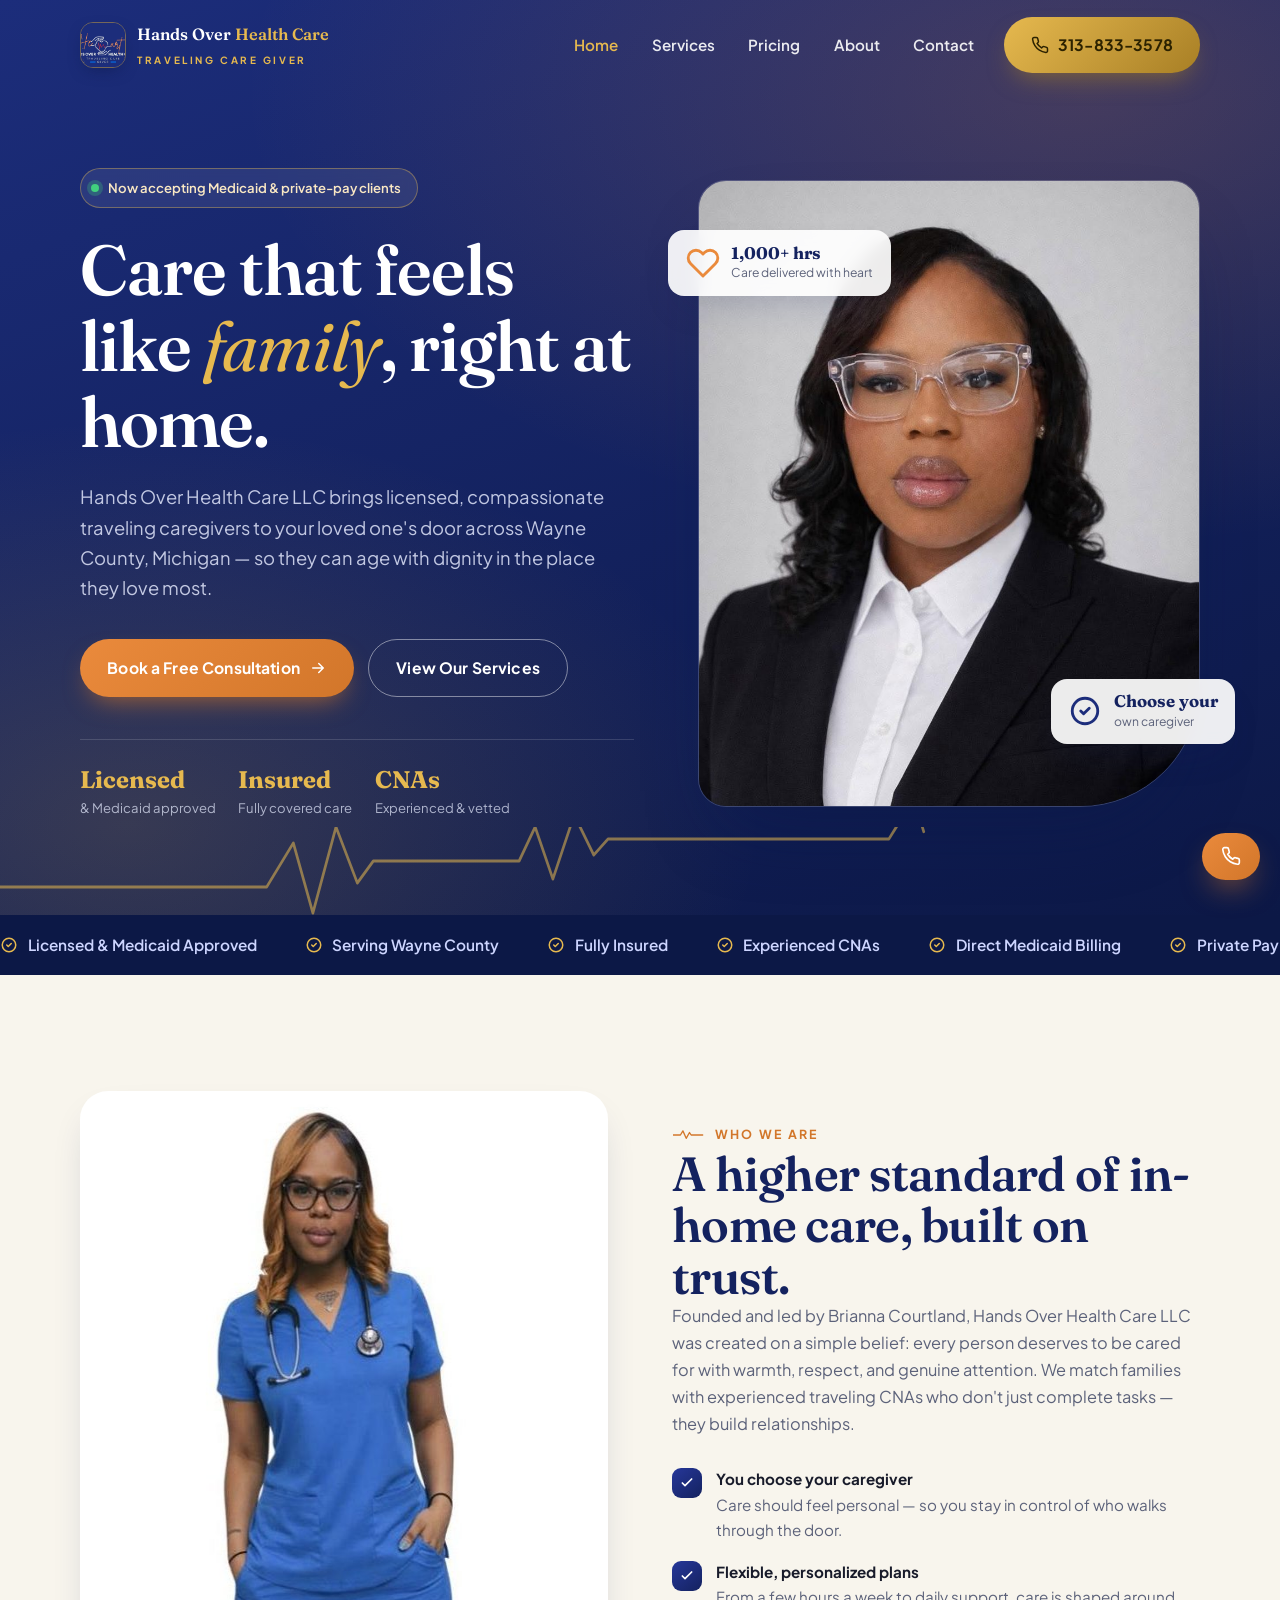
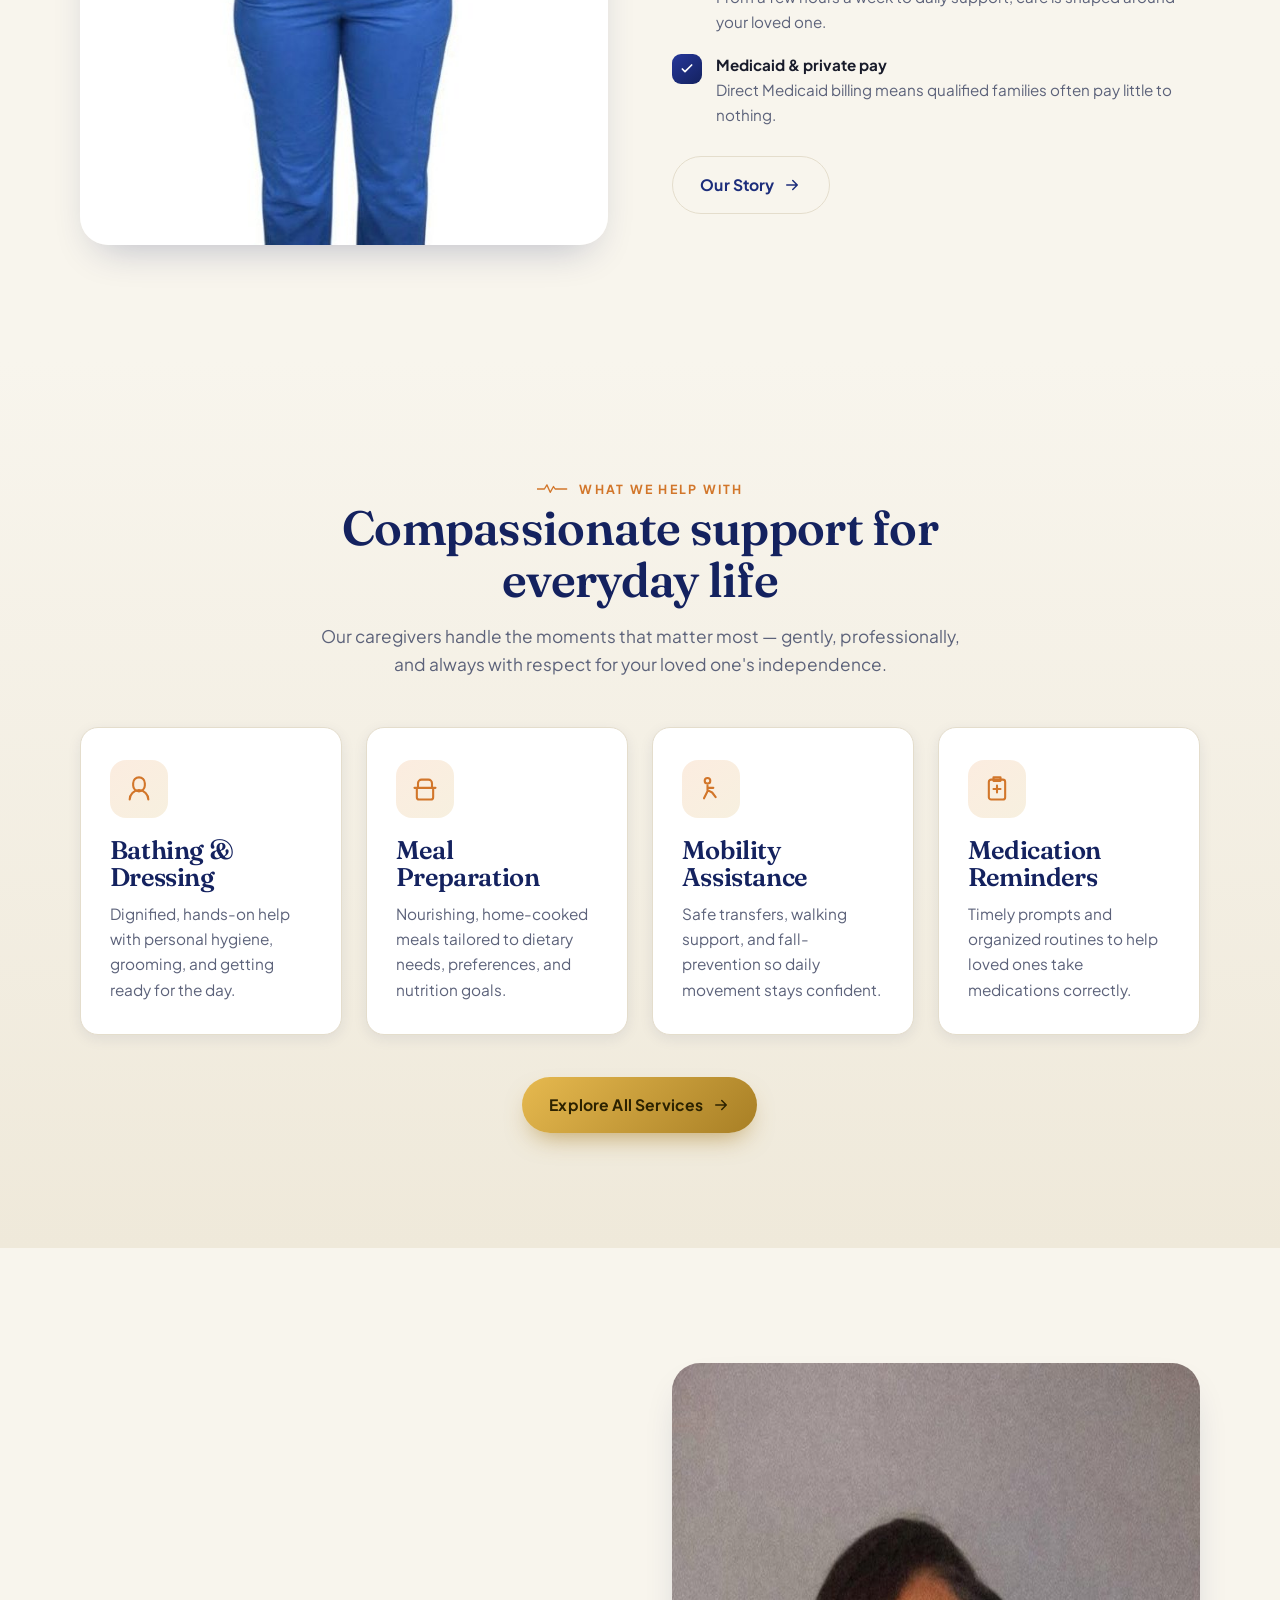
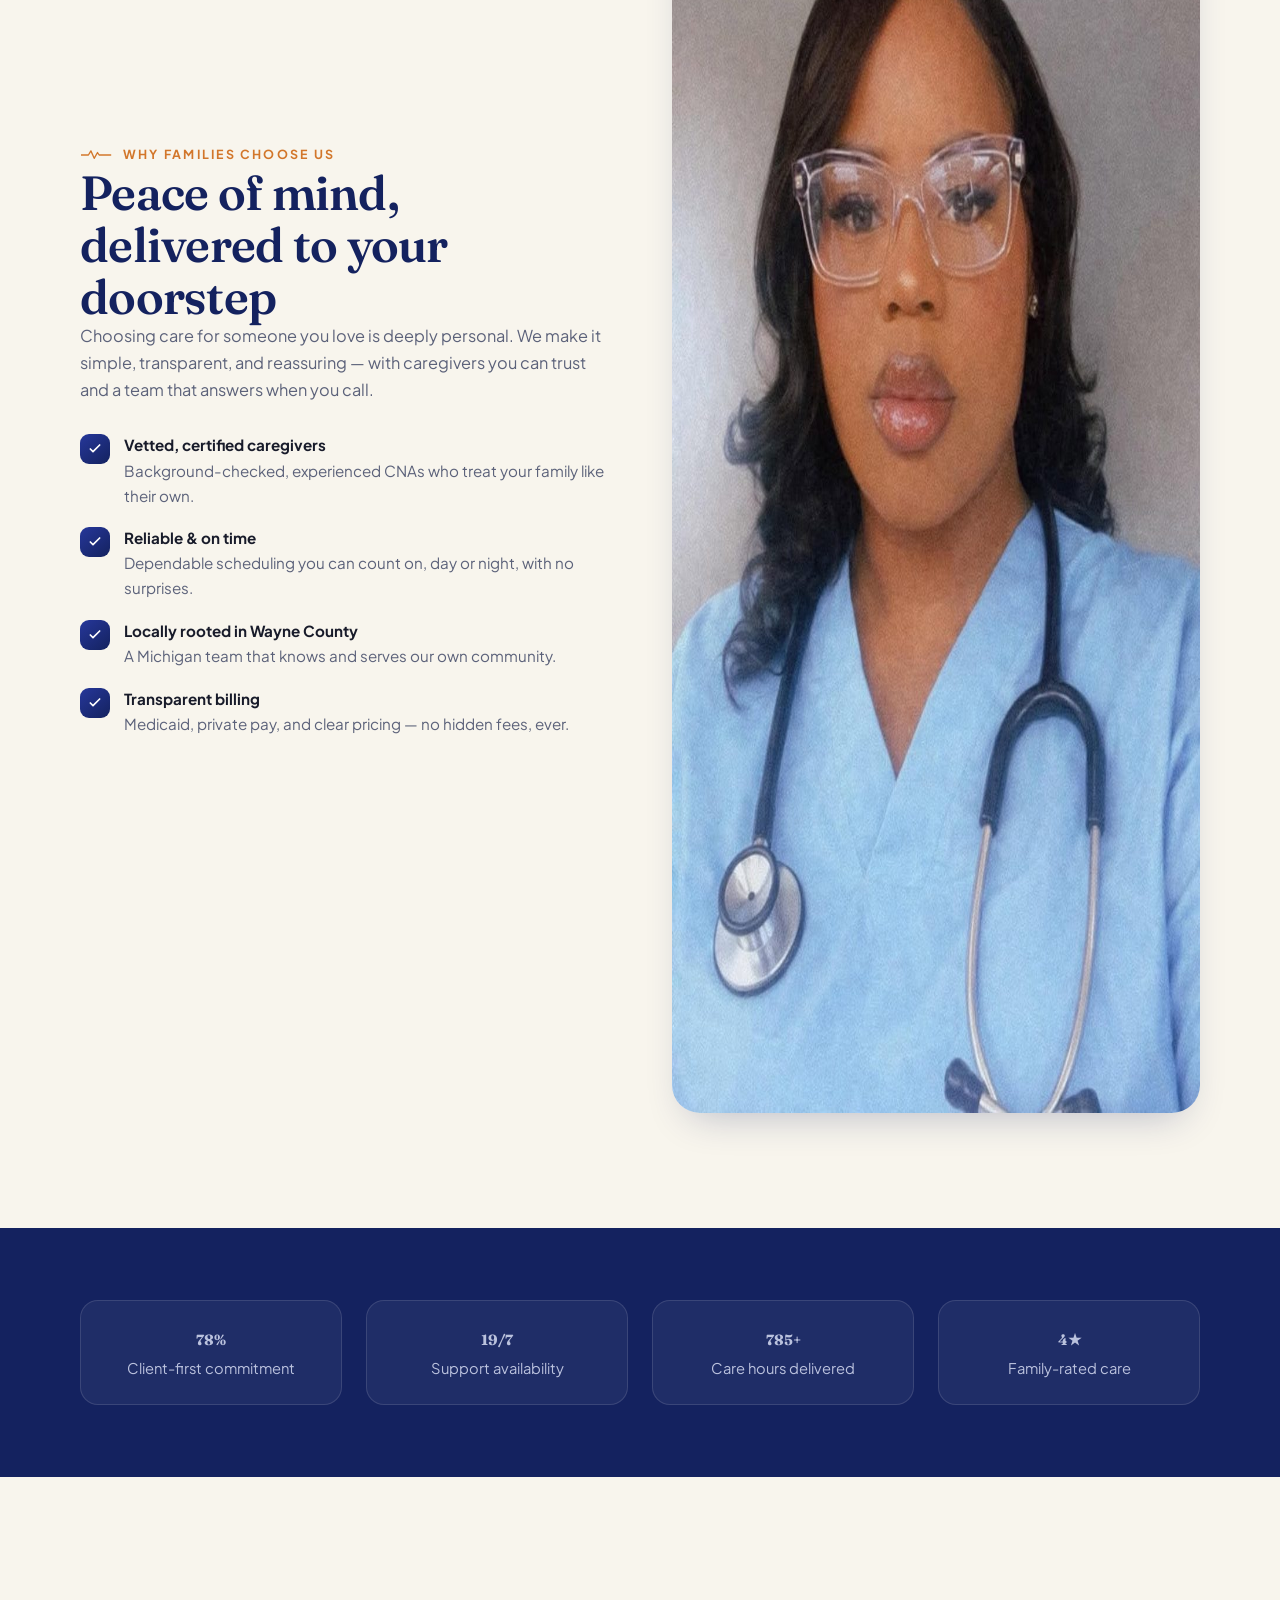
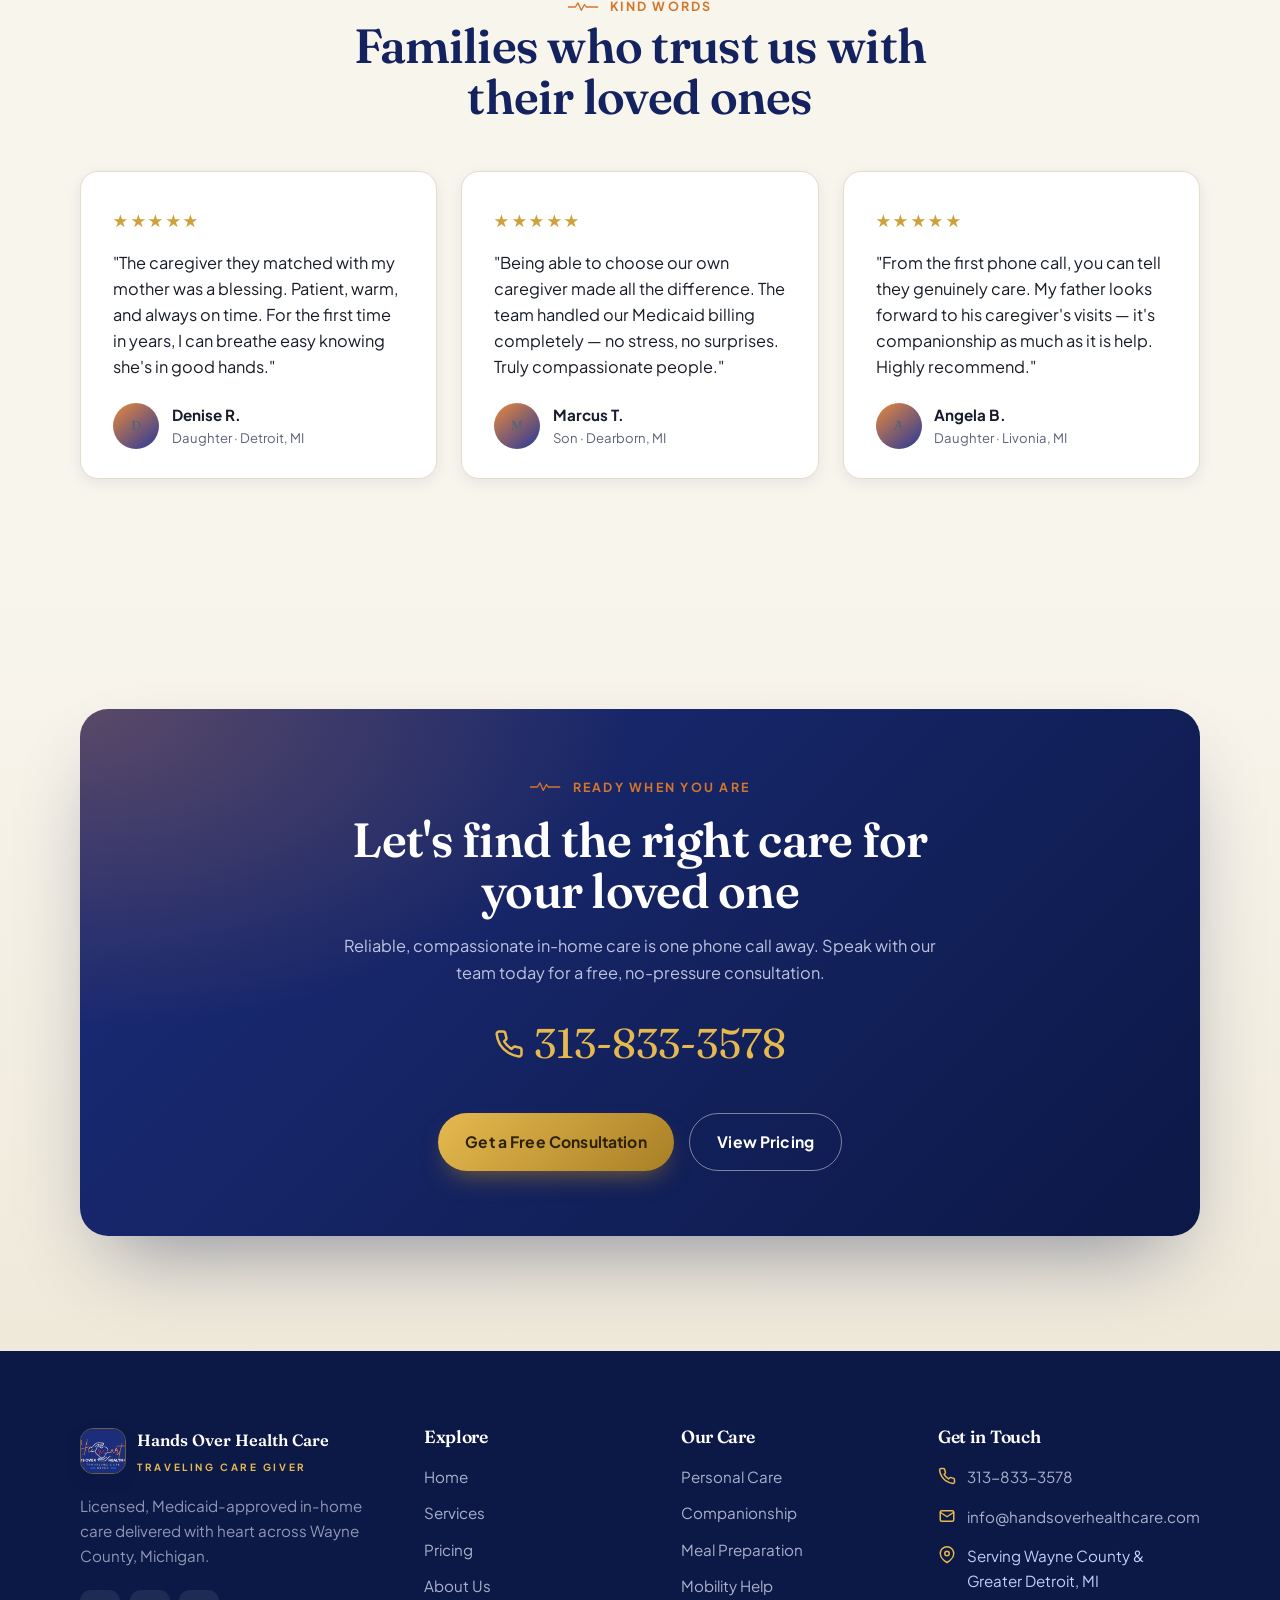
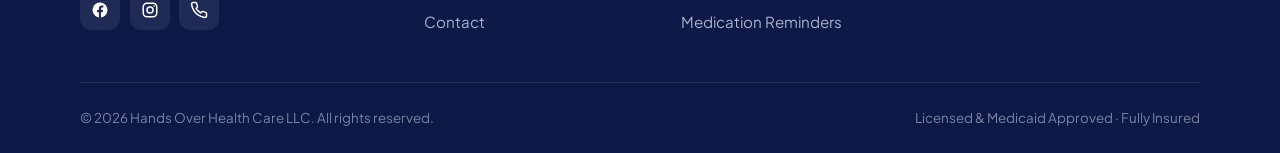
<file: index.html>
<!DOCTYPE html>
<html lang="en">
<head>
<meta charset="UTF-8">
<meta name="viewport" content="width=device-width, initial-scale=1.0">
<title>Hands Over Health Care LLC | Traveling Caregivers & In-Home Care in Wayne County, MI</title>
<meta name="description" content="Hands Over Health Care LLC provides compassionate, licensed in-home care across Wayne County, Michigan. Traveling CNAs for personal care, companionship, meals, mobility & medication reminders. Medicaid approved & private pay. Call 313-833-3578.">
<meta name="keywords" content="home care Wayne County, in-home caregiver Michigan, traveling CNA Detroit, Medicaid home care, personal care services, companionship care">
<meta property="og:title" content="Hands Over Health Care LLC — Compassionate In-Home Care">
<meta property="og:description" content="Licensed, Medicaid-approved traveling caregivers serving Wayne County, Michigan. Choose your own caregiver.">
<meta property="og:type" content="website">
<link rel="icon" type="image/png" href="assets/img/favicon-32.png">
<link rel="apple-touch-icon" href="assets/img/favicon-180.png">
<link rel="preconnect" href="https://fonts.googleapis.com">
<link rel="preconnect" href="https://fonts.gstatic.com" crossorigin>
<link href="https://fonts.googleapis.com/css2?family=Fraunces:ital,opsz,wght@0,9..144,400;0,9..144,500;0,9..144,600;1,9..144,400;1,9..144,500&family=Plus+Jakarta+Sans:wght@400;500;600;700;800&display=swap" rel="stylesheet">
<link rel="stylesheet" href="assets/style.css">
<script type="application/ld+json">
{
  "@context":"https://schema.org",
  "@type":"HomeHealthCareService",
  "name":"Hands Over Health Care LLC",
  "description":"Traveling caregiver and in-home care agency serving Wayne County, Michigan.",
  "telephone":"+1-313-833-3578",
  "areaServed":"Wayne County, Michigan",
  "founder":"Brianna Courtland",
  "address":{"@type":"PostalAddress","addressRegion":"MI","addressCountry":"US","addressLocality":"Wayne County"}
}
</script>
</head>
<body class="home">

<!-- ============ NAV ============ -->
<header class="nav at-top">
  <div class="wrap nav__inner">
    <a href="index.html" class="brand" aria-label="Hands Over Health Care home">
      <span class="brand__badge"><img src="assets/img/logo.jpg" alt="Hands Over Health Care logo"></span>
      <span>
        <span class="brand__name">Hands Over <b>Health Care</b></span>
        <span class="brand__tag">Traveling Care Giver</span>
      </span>
    </a>
    <nav class="nav__menu" aria-label="Primary">
      <a href="index.html" class="nav__link active">Home</a>
      <a href="services.html" class="nav__link">Services</a>
      <a href="packages.html" class="nav__link">Pricing</a>
      <a href="about.html" class="nav__link">About</a>
      <a href="contact.html" class="nav__link">Contact</a>
      <a href="tel:+13138333578" class="btn btn--gold nav__cta">
        <svg viewBox="0 0 24 24" fill="none" stroke="currentColor" stroke-width="2"><path d="M22 16.92v3a2 2 0 0 1-2.18 2 19.79 19.79 0 0 1-8.63-3.07 19.5 19.5 0 0 1-6-6 19.79 19.79 0 0 1-3.07-8.67A2 2 0 0 1 4.11 2h3a2 2 0 0 1 2 1.72c.13.96.36 1.9.7 2.81a2 2 0 0 1-.45 2.11L8.09 9.91a16 16 0 0 0 6 6l1.27-1.27a2 2 0 0 1 2.11-.45c.91.34 1.85.57 2.81.7A2 2 0 0 1 22 16.92Z" stroke-linecap="round" stroke-linejoin="round"/></svg>
        313-833-3578
      </a>
    </nav>
    <button class="nav__toggle" aria-label="Open menu" aria-expanded="false"><span></span></button>
  </div>
</header>

<!-- ============ HERO ============ -->
<section class="hero">
  <div class="wrap hero__grid">
    <div class="reveal in">
      <span class="hero__badge"><span class="dot"></span> Now accepting Medicaid &amp; private-pay clients</span>
      <h1>Care that feels like <em>family</em>, right at home.</h1>
      <p class="hero__lead">Hands Over Health Care LLC brings licensed, compassionate traveling caregivers to your loved one's door across Wayne County, Michigan — so they can age with dignity in the place they love most.</p>
      <div class="hero__cta">
        <a href="contact.html" class="btn btn--orange">
          Book a Free Consultation
          <svg viewBox="0 0 24 24" fill="none" stroke="currentColor" stroke-width="2"><path d="M5 12h14M13 6l6 6-6 6" stroke-linecap="round" stroke-linejoin="round"/></svg>
        </a>
        <a href="services.html" class="btn btn--outline-light">View Our Services</a>
      </div>
      <div class="hero__trust">
        <div><b>Licensed</b><span>&amp; Medicaid approved</span></div>
        <div><b>Insured</b><span>Fully covered care</span></div>
        <div><b>CNAs</b><span>Experienced &amp; vetted</span></div>
      </div>
    </div>

    <div class="hero__media reveal in" data-d="1">
      <div class="hero__portrait">
        <img src="assets/img/brianna-scrubs.jpg" alt="Brianna Courtland, founder of Hands Over Health Care, in caregiver scrubs with a stethoscope" width="900" height="1350">
      </div>
      <div class="hero__chip hero__chip--tl">
        <svg viewBox="0 0 24 24" fill="none" stroke="#ea8a3c" stroke-width="2"><path d="M20.84 4.61a5.5 5.5 0 0 0-7.78 0L12 5.67l-1.06-1.06a5.5 5.5 0 1 0-7.78 7.78L12 21.23l8.84-8.84a5.5 5.5 0 0 0 0-7.78Z" stroke-linecap="round" stroke-linejoin="round"/></svg>
        <span><b>1,000+ hrs</b>Care delivered with heart</span>
      </div>
      <div class="hero__chip hero__chip--br">
        <svg viewBox="0 0 24 24" fill="none" stroke="#1c2d7b" stroke-width="2"><path d="M9 12l2 2 4-4" stroke-linecap="round" stroke-linejoin="round"/><circle cx="12" cy="12" r="9"/></svg>
        <span><b>Choose your</b>own caregiver</span>
      </div>
    </div>
  </div>

  <!-- signature: animated EKG pulse line -->
  <svg class="hero__ekg" viewBox="0 0 1440 90" preserveAspectRatio="none" aria-hidden="true">
    <path d="M0 60 H300 l30 -44 22 70 26 -86 24 56 18 -22 H560 l24 0 18 -34 20 52 24 -64 22 40 16 -16 H1000 l28 -40 22 64 24 -78 22 50 18 -18 H1440"
      fill="none" stroke="currentColor" stroke-width="3" stroke-linecap="round" stroke-linejoin="round"/>
  </svg>
</section>

<!-- ============ TRUST MARQUEE ============ -->
<div class="trust-bar" aria-hidden="true">
  <div class="trust-track">
    <span><svg viewBox="0 0 24 24" fill="none" stroke="currentColor" stroke-width="2"><path d="M9 12l2 2 4-4" stroke-linecap="round" stroke-linejoin="round"/><circle cx="12" cy="12" r="9"/></svg> Licensed &amp; Medicaid Approved</span>
    <span><svg viewBox="0 0 24 24" fill="none" stroke="currentColor" stroke-width="2"><path d="M9 12l2 2 4-4" stroke-linecap="round" stroke-linejoin="round"/><circle cx="12" cy="12" r="9"/></svg> Serving Wayne County</span>
    <span><svg viewBox="0 0 24 24" fill="none" stroke="currentColor" stroke-width="2"><path d="M9 12l2 2 4-4" stroke-linecap="round" stroke-linejoin="round"/><circle cx="12" cy="12" r="9"/></svg> Fully Insured</span>
    <span><svg viewBox="0 0 24 24" fill="none" stroke="currentColor" stroke-width="2"><path d="M9 12l2 2 4-4" stroke-linecap="round" stroke-linejoin="round"/><circle cx="12" cy="12" r="9"/></svg> Experienced CNAs</span>
    <span><svg viewBox="0 0 24 24" fill="none" stroke="currentColor" stroke-width="2"><path d="M9 12l2 2 4-4" stroke-linecap="round" stroke-linejoin="round"/><circle cx="12" cy="12" r="9"/></svg> Direct Medicaid Billing</span>
    <span><svg viewBox="0 0 24 24" fill="none" stroke="currentColor" stroke-width="2"><path d="M9 12l2 2 4-4" stroke-linecap="round" stroke-linejoin="round"/><circle cx="12" cy="12" r="9"/></svg> Private Pay Accepted</span>
    <!-- duplicate for seamless loop -->
    <span><svg viewBox="0 0 24 24" fill="none" stroke="currentColor" stroke-width="2"><path d="M9 12l2 2 4-4" stroke-linecap="round" stroke-linejoin="round"/><circle cx="12" cy="12" r="9"/></svg> Licensed &amp; Medicaid Approved</span>
    <span><svg viewBox="0 0 24 24" fill="none" stroke="currentColor" stroke-width="2"><path d="M9 12l2 2 4-4" stroke-linecap="round" stroke-linejoin="round"/><circle cx="12" cy="12" r="9"/></svg> Serving Wayne County</span>
    <span><svg viewBox="0 0 24 24" fill="none" stroke="currentColor" stroke-width="2"><path d="M9 12l2 2 4-4" stroke-linecap="round" stroke-linejoin="round"/><circle cx="12" cy="12" r="9"/></svg> Fully Insured</span>
    <span><svg viewBox="0 0 24 24" fill="none" stroke="currentColor" stroke-width="2"><path d="M9 12l2 2 4-4" stroke-linecap="round" stroke-linejoin="round"/><circle cx="12" cy="12" r="9"/></svg> Experienced CNAs</span>
    <span><svg viewBox="0 0 24 24" fill="none" stroke="currentColor" stroke-width="2"><path d="M9 12l2 2 4-4" stroke-linecap="round" stroke-linejoin="round"/><circle cx="12" cy="12" r="9"/></svg> Direct Medicaid Billing</span>
    <span><svg viewBox="0 0 24 24" fill="none" stroke="currentColor" stroke-width="2"><path d="M9 12l2 2 4-4" stroke-linecap="round" stroke-linejoin="round"/><circle cx="12" cy="12" r="9"/></svg> Private Pay Accepted</span>
  </div>
</div>

<!-- ============ INTRO / ABOUT TEASER ============ -->
<section class="section bg-cream">
  <div class="wrap split">
    <div class="split__media split__media--framed reveal">
      <img src="assets/img/brianna-fullbody.jpg" alt="A Hands Over Health Care traveling caregiver in scrubs, ready to provide in-home care" width="603" height="754">
    </div>
    <div class="reveal" data-d="1">
      <span class="eyebrow">Who we are</span>
      <h2>A higher standard of in-home care, built on trust.</h2>
      <p>Founded and led by Brianna Courtland, Hands Over Health Care LLC was created on a simple belief: every person deserves to be cared for with warmth, respect, and genuine attention. We match families with experienced traveling CNAs who don't just complete tasks — they build relationships.</p>
      <ul class="feature-list">
        <li><span class="tick"><svg viewBox="0 0 24 24" fill="none" stroke="currentColor" stroke-width="2.5"><path d="M5 12l4 4 10-10" stroke-linecap="round" stroke-linejoin="round"/></svg></span><span><b>You choose your caregiver</b>Care should feel personal — so you stay in control of who walks through the door.</span></li>
        <li><span class="tick"><svg viewBox="0 0 24 24" fill="none" stroke="currentColor" stroke-width="2.5"><path d="M5 12l4 4 10-10" stroke-linecap="round" stroke-linejoin="round"/></svg></span><span><b>Flexible, personalized plans</b>From a few hours a week to daily support, care is shaped around your loved one.</span></li>
        <li><span class="tick"><svg viewBox="0 0 24 24" fill="none" stroke="currentColor" stroke-width="2.5"><path d="M5 12l4 4 10-10" stroke-linecap="round" stroke-linejoin="round"/></svg></span><span><b>Medicaid &amp; private pay</b>Direct Medicaid billing means qualified families often pay little to nothing.</span></li>
      </ul>
      <a href="about.html" class="btn btn--ghost" style="margin-top:1.8rem">Our Story
        <svg viewBox="0 0 24 24" fill="none" stroke="currentColor" stroke-width="2"><path d="M5 12h14M13 6l6 6-6 6" stroke-linecap="round" stroke-linejoin="round"/></svg></a>
    </div>
  </div>
</section>

<!-- ============ SERVICES ============ -->
<section class="section bg-cream-2" id="services">
  <div class="wrap">
    <div class="section-head center reveal">
      <span class="eyebrow">What we help with</span>
      <h2>Compassionate support for everyday life</h2>
      <p>Our caregivers handle the moments that matter most — gently, professionally, and always with respect for your loved one's independence.</p>
    </div>
    <div class="grid grid--4">
      <article class="card reveal">
        <div class="card__icon"><svg viewBox="0 0 24 24" fill="none" stroke="currentColor" stroke-width="1.8"><path d="M12 2a5 5 0 0 1 5 5v2a5 5 0 0 1-10 0V7a5 5 0 0 1 5-5Z"/><path d="M4 21a8 8 0 0 1 16 0" stroke-linecap="round"/></svg></div>
        <h3>Bathing &amp; Dressing</h3>
        <p>Dignified, hands-on help with personal hygiene, grooming, and getting ready for the day.</p>
      </article>
      <article class="card reveal" data-d="1">
        <div class="card__icon"><svg viewBox="0 0 24 24" fill="none" stroke="currentColor" stroke-width="1.8"><path d="M3 11h18M6 11V7a3 3 0 0 1 3-3h6a3 3 0 0 1 3 3v4M5 11v8a2 2 0 0 0 2 2h10a2 2 0 0 0 2-2v-8" stroke-linecap="round" stroke-linejoin="round"/></svg></div>
        <h3>Meal Preparation</h3>
        <p>Nourishing, home-cooked meals tailored to dietary needs, preferences, and nutrition goals.</p>
      </article>
      <article class="card reveal" data-d="2">
        <div class="card__icon"><svg viewBox="0 0 24 24" fill="none" stroke="currentColor" stroke-width="1.8"><circle cx="9" cy="5" r="2.4"/><path d="M9 9v5l-3 6M9 13l4 2 3 4M9 11h5" stroke-linecap="round" stroke-linejoin="round"/></svg></div>
        <h3>Mobility Assistance</h3>
        <p>Safe transfers, walking support, and fall-prevention so daily movement stays confident.</p>
      </article>
      <article class="card reveal" data-d="3">
        <div class="card__icon"><svg viewBox="0 0 24 24" fill="none" stroke="currentColor" stroke-width="1.8"><rect x="5" y="4" width="14" height="17" rx="2"/><path d="M12 9v6M9 12h6M9 2h6v3H9z" stroke-linecap="round" stroke-linejoin="round"/></svg></div>
        <h3>Medication Reminders</h3>
        <p>Timely prompts and organized routines to help loved ones take medications correctly.</p>
      </article>
    </div>
    <div class="center reveal" style="margin-top:2.6rem">
      <a href="services.html" class="btn btn--gold">Explore All Services
        <svg viewBox="0 0 24 24" fill="none" stroke="currentColor" stroke-width="2"><path d="M5 12h14M13 6l6 6-6 6" stroke-linecap="round" stroke-linejoin="round"/></svg></a>
    </div>
  </div>
</section>

<!-- ============ WHY CHOOSE US ============ -->
<section class="section bg-cream">
  <div class="wrap split split--rev">
    <div class="reveal">
      <span class="eyebrow">Why families choose us</span>
      <h2>Peace of mind, delivered to your doorstep</h2>
      <p>Choosing care for someone you love is deeply personal. We make it simple, transparent, and reassuring — with caregivers you can trust and a team that answers when you call.</p>
      <ul class="feature-list">
        <li><span class="tick"><svg viewBox="0 0 24 24" fill="none" stroke="currentColor" stroke-width="2.5"><path d="M5 12l4 4 10-10" stroke-linecap="round" stroke-linejoin="round"/></svg></span><span><b>Vetted, certified caregivers</b>Background-checked, experienced CNAs who treat your family like their own.</span></li>
        <li><span class="tick"><svg viewBox="0 0 24 24" fill="none" stroke="currentColor" stroke-width="2.5"><path d="M5 12l4 4 10-10" stroke-linecap="round" stroke-linejoin="round"/></svg></span><span><b>Reliable &amp; on time</b>Dependable scheduling you can count on, day or night, with no surprises.</span></li>
        <li><span class="tick"><svg viewBox="0 0 24 24" fill="none" stroke="currentColor" stroke-width="2.5"><path d="M5 12l4 4 10-10" stroke-linecap="round" stroke-linejoin="round"/></svg></span><span><b>Locally rooted in Wayne County</b>A Michigan team that knows and serves our own community.</span></li>
        <li><span class="tick"><svg viewBox="0 0 24 24" fill="none" stroke="currentColor" stroke-width="2.5"><path d="M5 12l4 4 10-10" stroke-linecap="round" stroke-linejoin="round"/></svg></span><span><b>Transparent billing</b>Medicaid, private pay, and clear pricing — no hidden fees, ever.</span></li>
      </ul>
    </div>
    <div class="split__media split__media--framed reveal" data-d="1">
      <img src="assets/img/brianna-suit.jpg" alt="Brianna Courtland, founder and CEO of Hands Over Health Care LLC" width="900" height="1350">
    </div>
  </div>
</section>

<!-- ============ STATS ============ -->
<section class="section--tight bg-navy">
  <div class="wrap">
    <div class="stats">
      <div class="stat reveal"><b><span data-count="100" data-suffix="%">0%</span></b><span>Client-first commitment</span></div>
      <div class="stat reveal" data-d="1"><b><span data-count="24" data-suffix="/7">0</span></b><span>Support availability</span></div>
      <div class="stat reveal" data-d="2"><b><span data-count="1000" data-suffix="+">0</span></b><span>Care hours delivered</span></div>
      <div class="stat reveal" data-d="3"><b><span data-count="5" data-suffix="★">0</span></b><span>Family-rated care</span></div>
    </div>
  </div>
</section>

<!-- ============ TESTIMONIALS ============ -->
<section class="section bg-cream">
  <div class="wrap">
    <div class="section-head center reveal">
      <span class="eyebrow">Kind words</span>
      <h2>Families who trust us with their loved ones</h2>
    </div>
    <div class="grid grid--3">
      <figure class="quote-card reveal">
        <div class="stars">★★★★★</div>
        <p>"The caregiver they matched with my mother was a blessing. Patient, warm, and always on time. For the first time in years, I can breathe easy knowing she's in good hands."</p>
        <figcaption class="who"><span class="avatar">D</span><span><b>Denise R.</b><span>Daughter · Detroit, MI</span></span></figcaption>
      </figure>
      <figure class="quote-card reveal" data-d="1">
        <div class="stars">★★★★★</div>
        <p>"Being able to choose our own caregiver made all the difference. The team handled our Medicaid billing completely — no stress, no surprises. Truly compassionate people."</p>
        <figcaption class="who"><span class="avatar">M</span><span><b>Marcus T.</b><span>Son · Dearborn, MI</span></span></figcaption>
      </figure>
      <figure class="quote-card reveal" data-d="2">
        <div class="stars">★★★★★</div>
        <p>"From the first phone call, you can tell they genuinely care. My father looks forward to his caregiver's visits — it's companionship as much as it is help. Highly recommend."</p>
        <figcaption class="who"><span class="avatar">A</span><span><b>Angela B.</b><span>Daughter · Livonia, MI</span></span></figcaption>
      </figure>
    </div>
  </div>
</section>

<!-- ============ CTA BAND ============ -->
<section class="section bg-cream-2">
  <div class="wrap">
    <div class="cta-band reveal">
      <span class="eyebrow" style="justify-content:center;margin-bottom:1rem">Ready when you are</span>
      <h2>Let's find the right care for your loved one</h2>
      <p>Reliable, compassionate in-home care is one phone call away. Speak with our team today for a free, no-pressure consultation.</p>
      <a class="cta-phone" href="tel:+13138333578">
        <svg viewBox="0 0 24 24" fill="none" stroke="currentColor" stroke-width="2"><path d="M22 16.92v3a2 2 0 0 1-2.18 2 19.79 19.79 0 0 1-8.63-3.07 19.5 19.5 0 0 1-6-6 19.79 19.79 0 0 1-3.07-8.67A2 2 0 0 1 4.11 2h3a2 2 0 0 1 2 1.72c.13.96.36 1.9.7 2.81a2 2 0 0 1-.45 2.11L8.09 9.91a16 16 0 0 0 6 6l1.27-1.27a2 2 0 0 1 2.11-.45c.91.34 1.85.57 2.81.7A2 2 0 0 1 22 16.92Z" stroke-linecap="round" stroke-linejoin="round"/></svg>
        313-833-3578
      </a>
      <div class="hero__cta">
        <a href="contact.html" class="btn btn--gold">Get a Free Consultation</a>
        <a href="packages.html" class="btn btn--outline-light">View Pricing</a>
      </div>
    </div>
  </div>
</section>

<!-- ============ FOOTER ============ -->
<footer class="footer">
  <div class="wrap">
    <div class="footer__grid">
      <div class="footer__brand">
        <a href="index.html" class="brand">
          <span class="brand__badge"><img src="assets/img/logo.jpg" alt="Hands Over Health Care logo"></span>
          <span><span class="brand__name">Hands Over Health Care</span><span class="brand__tag" style="color:var(--gold-lt)">Traveling Care Giver</span></span>
        </a>
        <p>Licensed, Medicaid-approved in-home care delivered with heart across Wayne County, Michigan.</p>
        <div class="socials">
          <a href="#" aria-label="Facebook"><svg viewBox="0 0 24 24" fill="currentColor"><path d="M22 12a10 10 0 1 0-11.5 9.9v-7H8v-2.9h2.5V9.8c0-2.5 1.5-3.9 3.8-3.9 1.1 0 2.2.2 2.2.2v2.5h-1.300000000000001c-1.2 0-1.6.8-1.6 1.6v1.8H16l-.4 2.9h-2.3v7A10 10 0 0 0 22 12Z"/></svg></a>
          <a href="#" aria-label="Instagram"><svg viewBox="0 0 24 24" fill="none" stroke="currentColor" stroke-width="2"><rect x="3" y="3" width="18" height="18" rx="5"/><circle cx="12" cy="12" r="4"/><circle cx="17.5" cy="6.5" r="1" fill="currentColor" stroke="none"/></svg></a>
          <a href="tel:+13138333578" aria-label="Call us"><svg viewBox="0 0 24 24" fill="none" stroke="currentColor" stroke-width="2"><path d="M22 16.92v3a2 2 0 0 1-2.18 2 19.79 19.79 0 0 1-8.63-3.07 19.5 19.5 0 0 1-6-6 19.79 19.79 0 0 1-3.07-8.67A2 2 0 0 1 4.11 2h3a2 2 0 0 1 2 1.72c.13.96.36 1.9.7 2.81a2 2 0 0 1-.45 2.11L8.09 9.91a16 16 0 0 0 6 6l1.27-1.27a2 2 0 0 1 2.11-.45c.91.34 1.85.57 2.81.7A2 2 0 0 1 22 16.92Z" stroke-linecap="round" stroke-linejoin="round"/></svg></a>
        </div>
      </div>
      <div>
        <h4>Explore</h4>
        <nav class="footer__links" aria-label="Footer">
          <a href="index.html">Home</a>
          <a href="services.html">Services</a>
          <a href="packages.html">Pricing</a>
          <a href="about.html">About Us</a>
          <a href="contact.html">Contact</a>
        </nav>
      </div>
      <div>
        <h4>Our Care</h4>
        <nav class="footer__links" aria-label="Services">
          <a href="services.html">Personal Care</a>
          <a href="services.html">Companionship</a>
          <a href="services.html">Meal Preparation</a>
          <a href="services.html">Mobility Help</a>
          <a href="services.html">Medication Reminders</a>
        </nav>
      </div>
      <div>
        <h4>Get in Touch</h4>
        <div class="footer__contact">
          <div><svg viewBox="0 0 24 24" fill="none" stroke="currentColor" stroke-width="2"><path d="M22 16.92v3a2 2 0 0 1-2.18 2 19.79 19.79 0 0 1-8.63-3.07 19.5 19.5 0 0 1-6-6 19.79 19.79 0 0 1-3.07-8.67A2 2 0 0 1 4.11 2h3a2 2 0 0 1 2 1.72c.13.96.36 1.9.7 2.81a2 2 0 0 1-.45 2.11L8.09 9.91a16 16 0 0 0 6 6l1.27-1.27a2 2 0 0 1 2.11-.45c.91.34 1.85.57 2.81.7A2 2 0 0 1 22 16.92Z" stroke-linecap="round" stroke-linejoin="round"/></svg><a href="tel:+13138333578">313-833-3578</a></div>
          <div><svg viewBox="0 0 24 24" fill="none" stroke="currentColor" stroke-width="2"><rect x="3" y="5" width="18" height="14" rx="2"/><path d="m3 7 9 6 9-6" stroke-linecap="round" stroke-linejoin="round"/></svg><a href="mailto:info@handsoverhealthcare.com">info@handsoverhealthcare.com</a></div>
          <div><svg viewBox="0 0 24 24" fill="none" stroke="currentColor" stroke-width="2"><path d="M21 10c0 7-9 12-9 12s-9-5-9-12a9 9 0 0 1 18 0Z"/><circle cx="12" cy="10" r="3"/></svg><span>Serving Wayne County &amp; Greater Detroit, MI</span></div>
        </div>
      </div>
    </div>
    <div class="footer__bottom">
      <span>© <span id="year">2026</span> Hands Over Health Care LLC. All rights reserved.</span>
      <span>Licensed &amp; Medicaid Approved · Fully Insured</span>
    </div>
  </div>
</footer>

<!-- floating quick contact + back to top -->
<a href="tel:+13138333578" class="fab-call" aria-label="Call Hands Over Health Care">
  <svg viewBox="0 0 24 24" fill="none" stroke="currentColor" stroke-width="2"><path d="M22 16.92v3a2 2 0 0 1-2.18 2 19.79 19.79 0 0 1-8.63-3.07 19.5 19.5 0 0 1-6-6 19.79 19.79 0 0 1-3.07-8.67A2 2 0 0 1 4.11 2h3a2 2 0 0 1 2 1.72c.13.96.36 1.9.7 2.81a2 2 0 0 1-.45 2.11L8.09 9.91a16 16 0 0 0 6 6l1.27-1.27a2 2 0 0 1 2.11-.45c.91.34 1.85.57 2.81.7A2 2 0 0 1 22 16.92Z" stroke-linecap="round" stroke-linejoin="round"/></svg>
  <span>Call Now</span>
</a>
<button class="to-top" aria-label="Back to top">
  <svg viewBox="0 0 24 24" fill="none" stroke="currentColor" stroke-width="2"><path d="M12 19V5M5 12l7-7 7 7" stroke-linecap="round" stroke-linejoin="round"/></svg>
</button>

<script src="assets/script.js"></script>
</body>
</html>
</file>
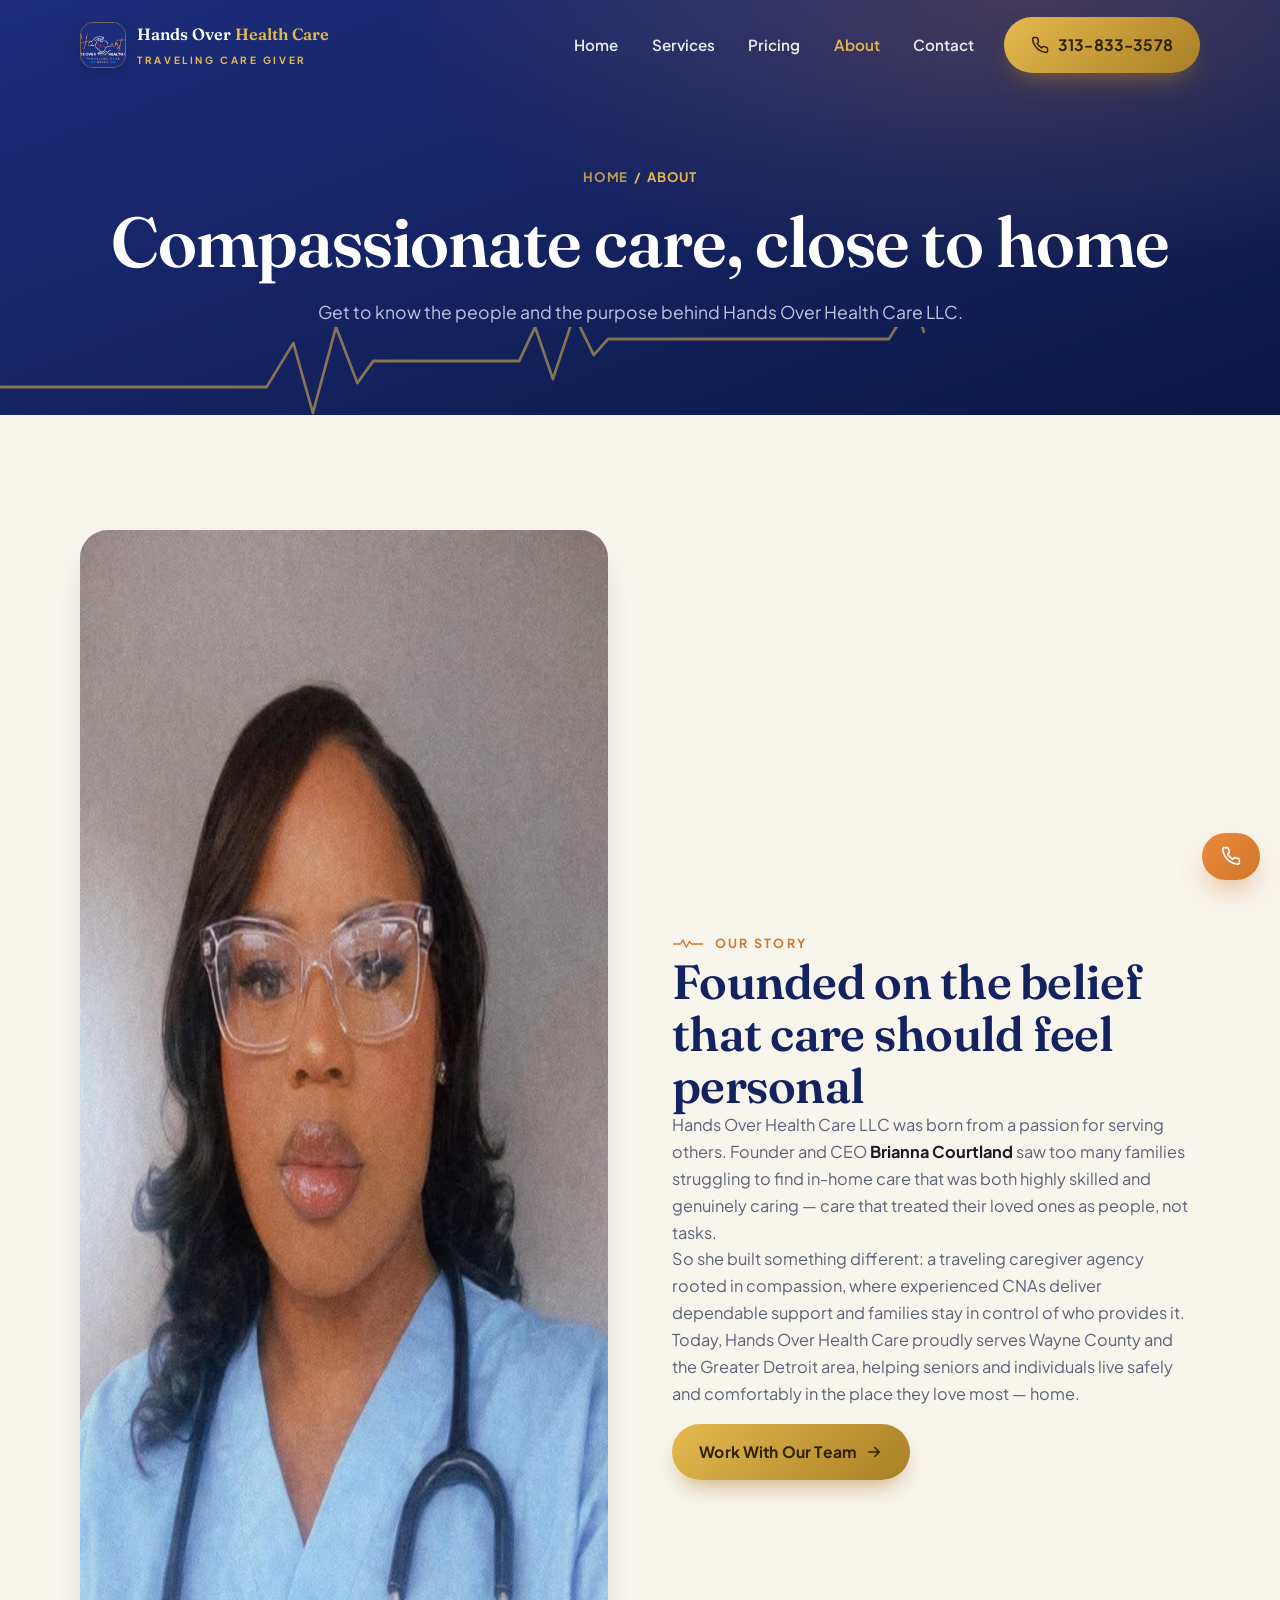
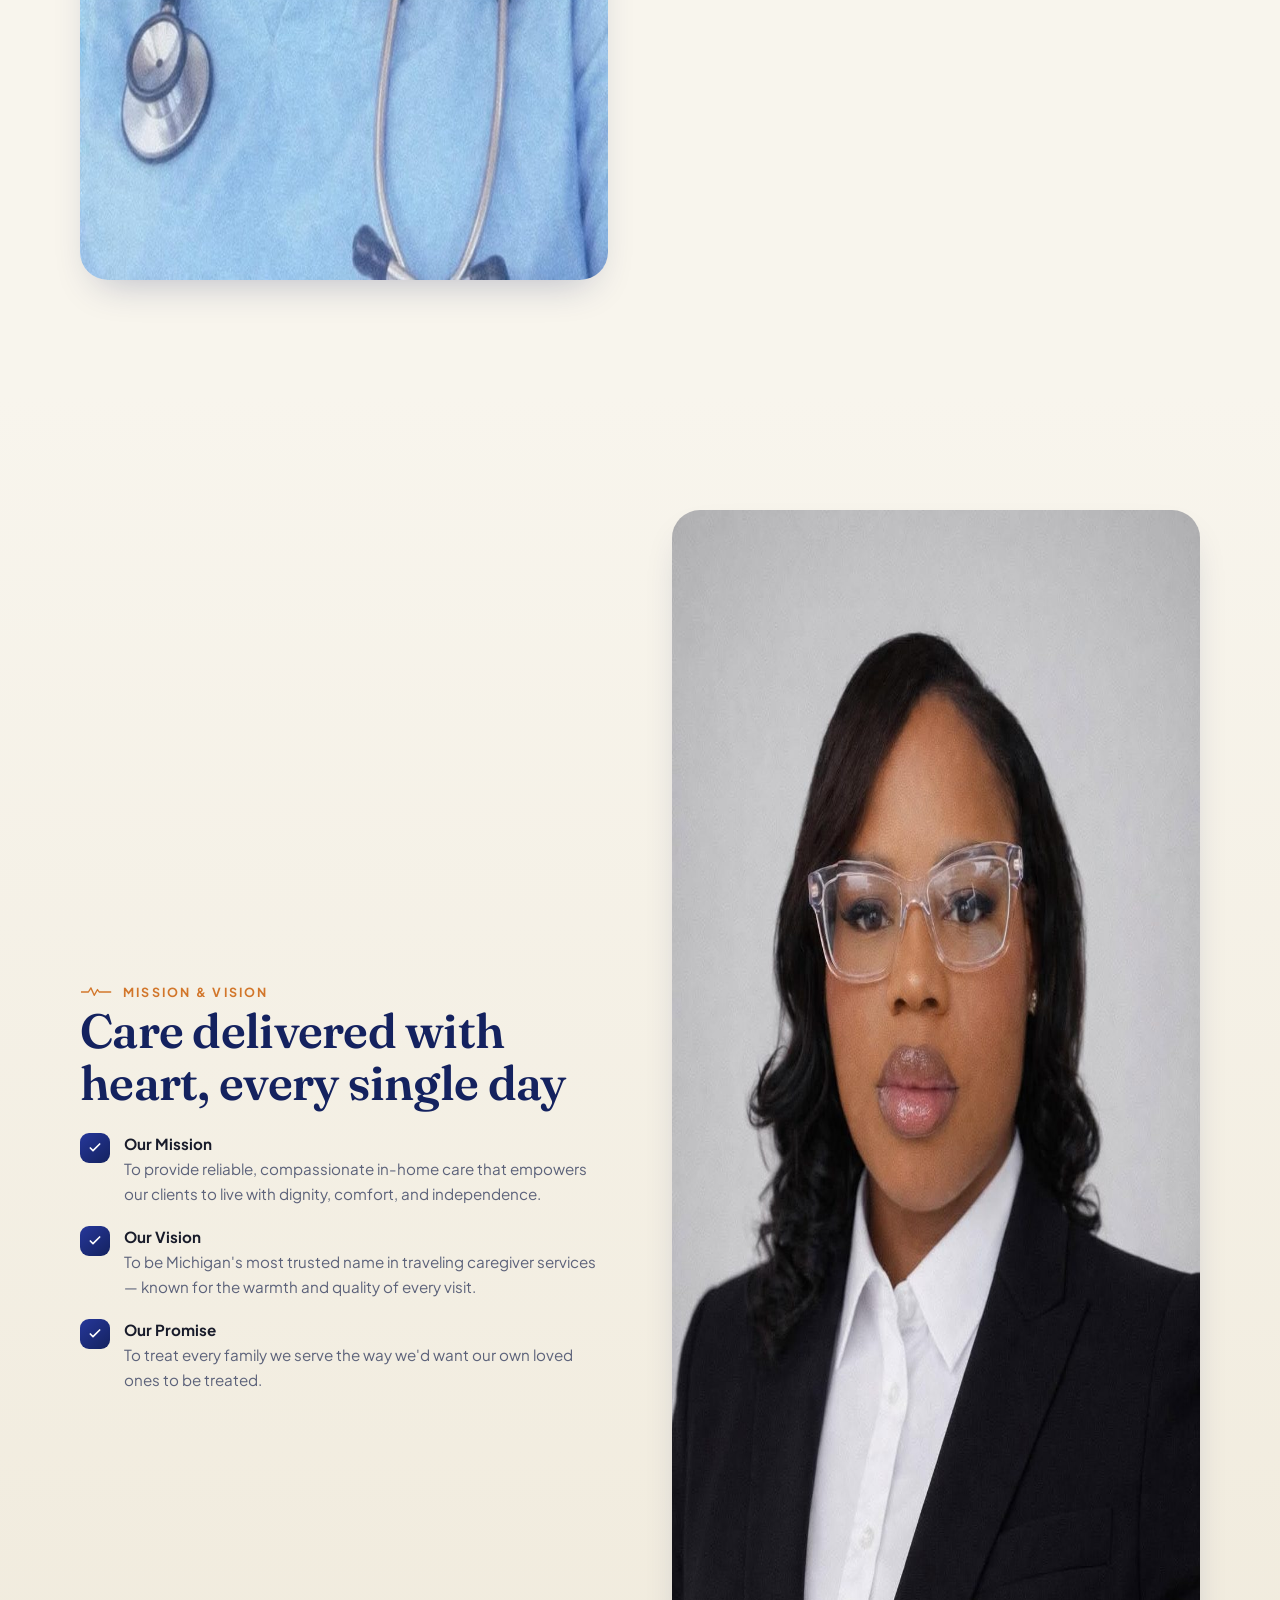
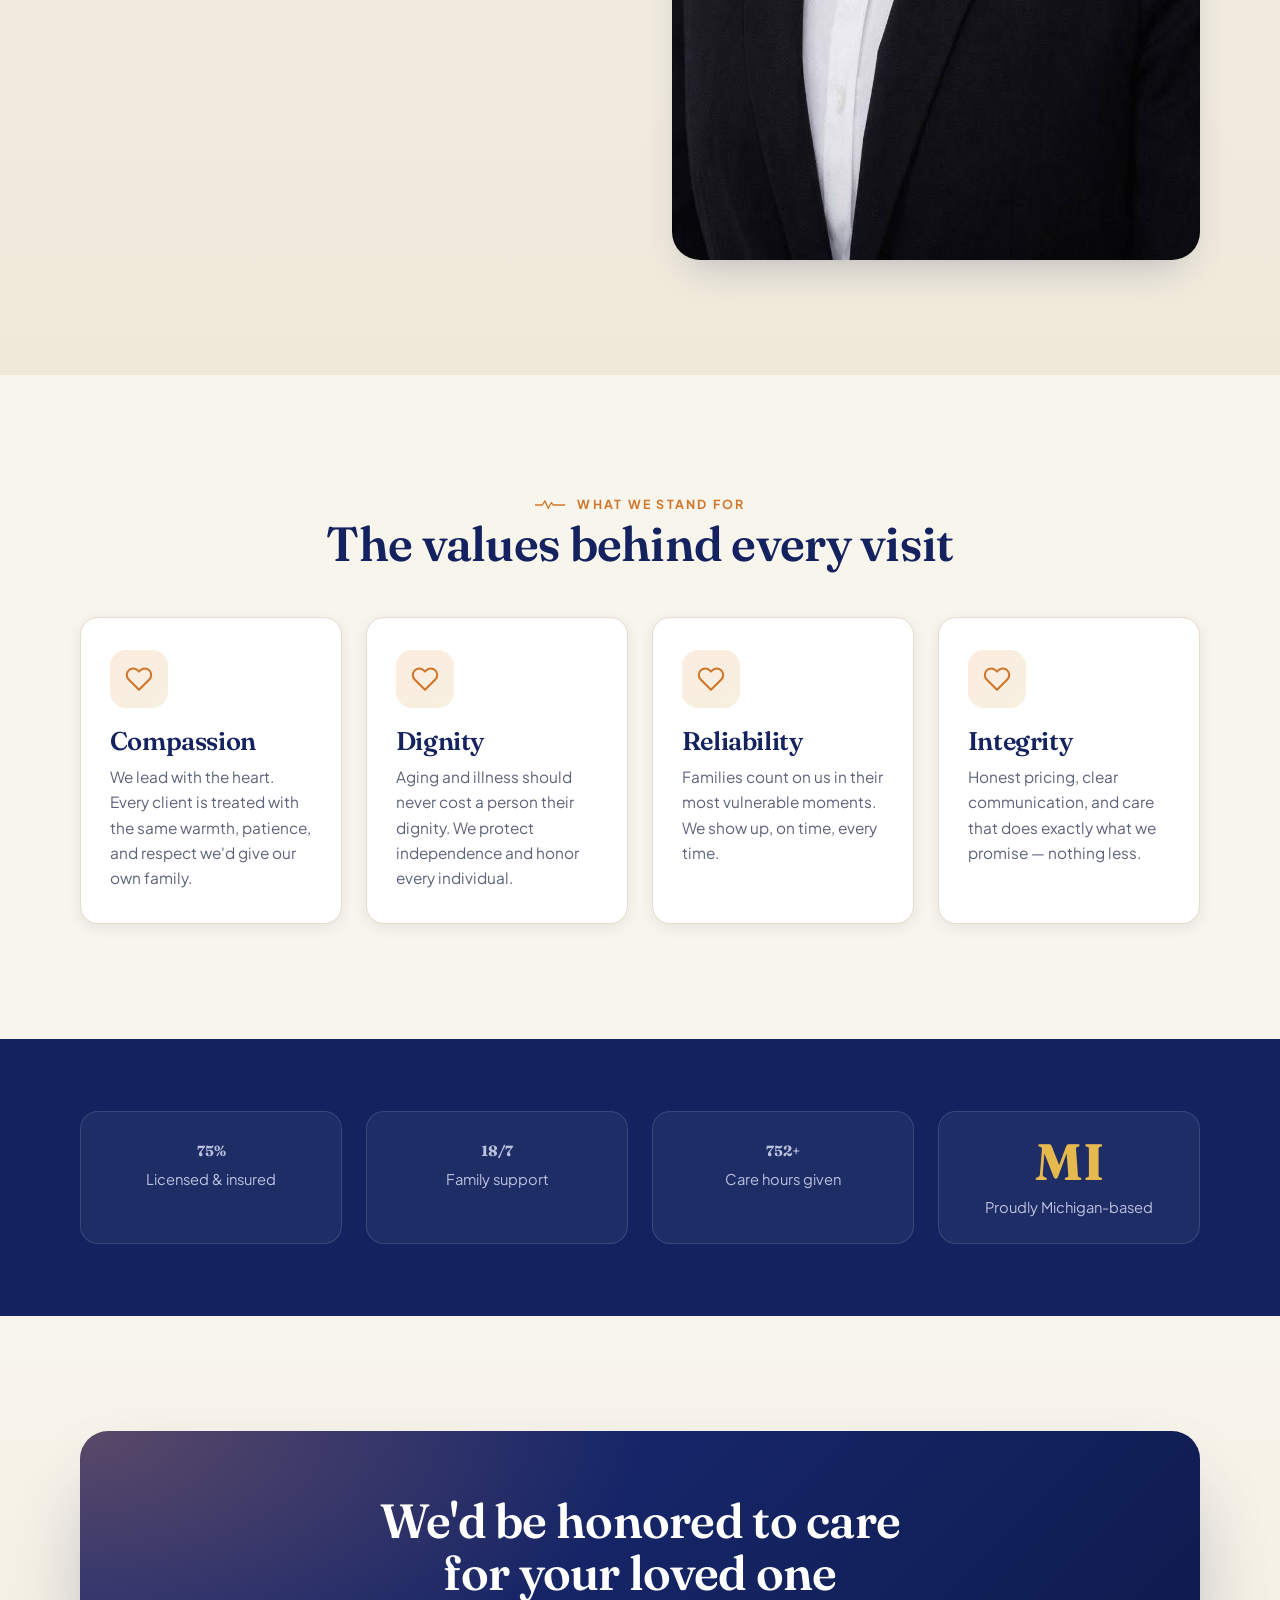
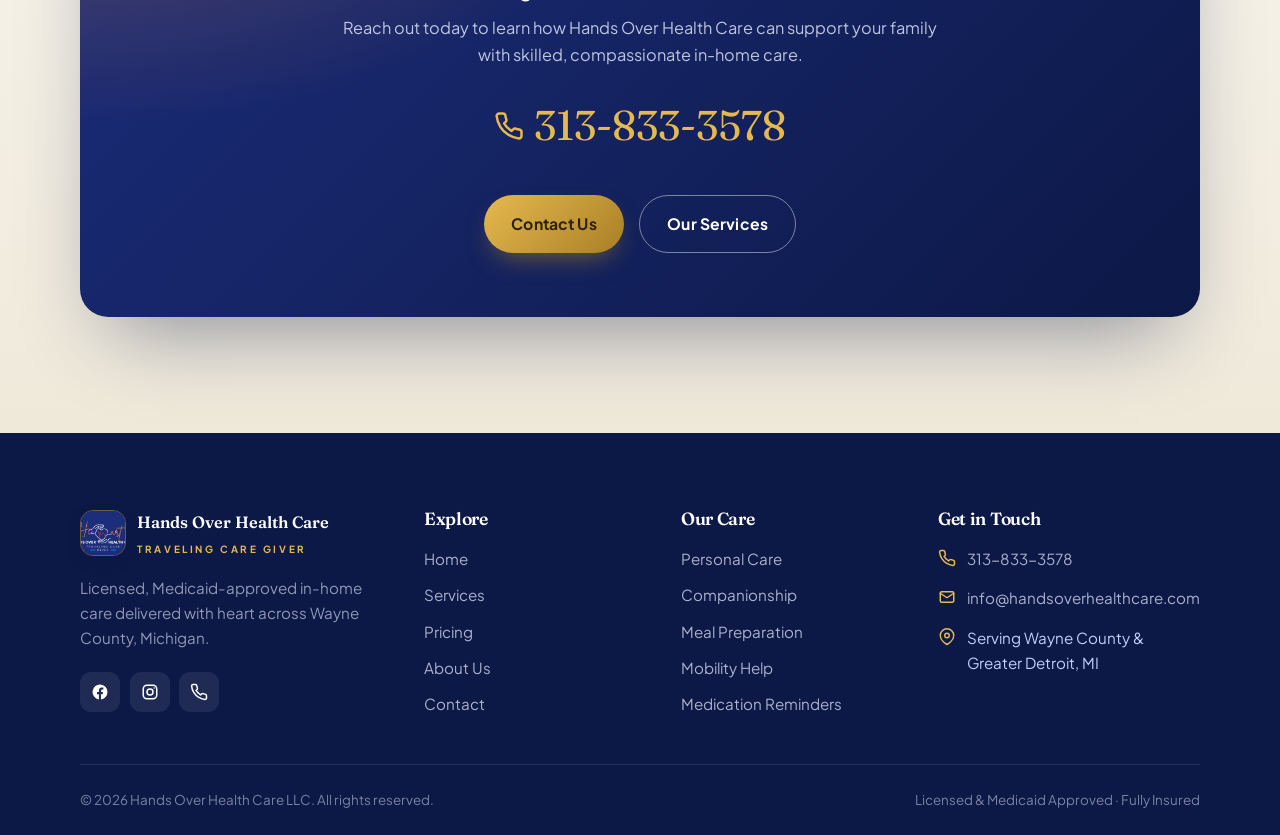
<file: about.html>
<!DOCTYPE html>
<html lang="en">
<head>
<meta charset="UTF-8">
<meta name="viewport" content="width=device-width, initial-scale=1.0">
<title>About Hands Over Health Care LLC | Founder Brianna Courtland</title>
<meta name="description" content="Meet Hands Over Health Care LLC — a traveling caregiver agency founded by Brianna Courtland, serving Wayne County, Michigan with compassionate, licensed, Medicaid-approved in-home care.">
<link rel="icon" type="image/png" href="assets/img/favicon-32.png">
<link rel="apple-touch-icon" href="assets/img/favicon-180.png">
<link rel="preconnect" href="https://fonts.googleapis.com">
<link rel="preconnect" href="https://fonts.gstatic.com" crossorigin>
<link href="https://fonts.googleapis.com/css2?family=Fraunces:ital,opsz,wght@0,9..144,400;0,9..144,500;0,9..144,600;1,9..144,400;1,9..144,500&family=Plus+Jakarta+Sans:wght@400;500;600;700;800&display=swap" rel="stylesheet">
<link rel="stylesheet" href="assets/style.css">
</head>
<body>
<header class="nav at-top">
  <div class="wrap nav__inner">
    <a href="index.html" class="brand" aria-label="Hands Over Health Care home">
      <span class="brand__badge"><img src="assets/img/logo.jpg" alt="Hands Over Health Care logo"></span>
      <span><span class="brand__name">Hands Over <b>Health Care</b></span><span class="brand__tag">Traveling Care Giver</span></span>
    </a>
    <nav class="nav__menu" aria-label="Primary">
      <a href="index.html" class="nav__link">Home</a><a href="services.html" class="nav__link">Services</a><a href="packages.html" class="nav__link">Pricing</a><a href="about.html" class="nav__link active">About</a><a href="contact.html" class="nav__link">Contact</a>
      <a href="tel:+13138333578" class="btn btn--gold nav__cta"><svg viewBox="0 0 24 24" fill="none" stroke="currentColor" stroke-width="2"><path d="M22 16.92v3a2 2 0 0 1-2.18 2 19.79 19.79 0 0 1-8.63-3.07 19.5 19.5 0 0 1-6-6 19.79 19.79 0 0 1-3.07-8.67A2 2 0 0 1 4.11 2h3a2 2 0 0 1 2 1.72c.13.96.36 1.9.7 2.81a2 2 0 0 1-.45 2.11L8.09 9.91a16 16 0 0 0 6 6l1.27-1.27a2 2 0 0 1 2.11-.45c.91.34 1.85.57 2.81.7A2 2 0 0 1 22 16.92Z" stroke-linecap="round" stroke-linejoin="round"/></svg> 313-833-3578</a>
    </nav>
    <button class="nav__toggle" aria-label="Open menu" aria-expanded="false"><span></span></button>
  </div>
</header>
<section class="page-head">
  <div class="wrap">
    <div class="crumbs reveal in"><a href="index.html">Home</a> &nbsp;/&nbsp; About</div>
    <h1 class="reveal in">Compassionate care, close to home</h1>
    <p class="reveal in">Get to know the people and the purpose behind Hands Over Health Care LLC.</p>
  </div>
  <svg class="hero__ekg" viewBox="0 0 1440 90" preserveAspectRatio="none" aria-hidden="true">
    <path d="M0 60 H300 l30 -44 22 70 26 -86 24 56 18 -22 H560 l24 0 18 -34 20 52 24 -64 22 40 16 -16 H1000 l28 -40 22 64 24 -78 22 50 18 -18 H1440" fill="none" stroke="currentColor" stroke-width="3" stroke-linecap="round" stroke-linejoin="round"/>
  </svg>
</section>
<section class="section bg-cream">
  <div class="wrap split">
    <div class="split__media split__media--framed reveal">
      <img src="assets/img/brianna-suit.jpg" alt="Brianna Courtland, founder and CEO of Hands Over Health Care LLC" width="900" height="1350">
    </div>
    <div class="reveal" data-d="1">
      <span class="eyebrow">Our story</span>
      <h2>Founded on the belief that care should feel personal</h2>
      <p>Hands Over Health Care LLC was born from a passion for serving others. Founder and CEO <strong>Brianna Courtland</strong> saw too many families struggling to find in-home care that was both highly skilled and genuinely caring — care that treated their loved ones as people, not tasks.</p>
      <p>So she built something different: a traveling caregiver agency rooted in compassion, where experienced CNAs deliver dependable support and families stay in control of who provides it. Today, Hands Over Health Care proudly serves Wayne County and the Greater Detroit area, helping seniors and individuals live safely and comfortably in the place they love most — home.</p>
      <a href="contact.html" class="btn btn--gold" style="margin-top:1rem">Work With Our Team <svg viewBox="0 0 24 24" fill="none" stroke="currentColor" stroke-width="2"><path d="M5 12h14M13 6l6 6-6 6" stroke-linecap="round" stroke-linejoin="round"/></svg></a>
    </div>
  </div>
</section>

<section class="section bg-cream-2">
  <div class="wrap split split--rev">
    <div class="reveal">
      <span class="eyebrow">Mission &amp; vision</span>
      <h2>Care delivered with heart, every single day</h2>
      <ul class="feature-list" style="margin-top:1.4rem">
        <li><span class="tick"><svg viewBox="0 0 24 24" fill="none" stroke="currentColor" stroke-width="2.5"><path d="M5 12l4 4 10-10" stroke-linecap="round" stroke-linejoin="round"/></svg></span><span><b>Our Mission</b>To provide reliable, compassionate in-home care that empowers our clients to live with dignity, comfort, and independence.</span></li>
        <li><span class="tick"><svg viewBox="0 0 24 24" fill="none" stroke="currentColor" stroke-width="2.5"><path d="M5 12l4 4 10-10" stroke-linecap="round" stroke-linejoin="round"/></svg></span><span><b>Our Vision</b>To be Michigan's most trusted name in traveling caregiver services — known for the warmth and quality of every visit.</span></li>
        <li><span class="tick"><svg viewBox="0 0 24 24" fill="none" stroke="currentColor" stroke-width="2.5"><path d="M5 12l4 4 10-10" stroke-linecap="round" stroke-linejoin="round"/></svg></span><span><b>Our Promise</b>To treat every family we serve the way we'd want our own loved ones to be treated.</span></li>
      </ul>
    </div>
    <div class="split__media split__media--framed reveal" data-d="1">
      <img src="assets/img/brianna-scrubs.jpg" alt="A Hands Over Health Care caregiver in scrubs" width="900" height="1350">
    </div>
  </div>
</section>

<section class="section bg-cream">
  <div class="wrap">
    <div class="section-head center reveal">
      <span class="eyebrow">What we stand for</span>
      <h2>The values behind every visit</h2>
    </div>
    <div class="grid grid--4"><article class="card reveal">
      <div class="card__icon"><svg viewBox="0 0 24 24" fill="none" stroke="currentColor" stroke-width="1.8"><path d="M20.84 4.61a5.5 5.5 0 0 0-7.78 0L12 5.67l-1.06-1.06a5.5 5.5 0 1 0-7.78 7.78L12 21.23l8.84-8.84a5.5 5.5 0 0 0 0-7.78Z" stroke-linecap="round" stroke-linejoin="round"/></svg></div>
      <h3>Compassion</h3><p>We lead with the heart. Every client is treated with the same warmth, patience, and respect we'd give our own family.</p></article>
<article class="card reveal" data-d="1">
      <div class="card__icon"><svg viewBox="0 0 24 24" fill="none" stroke="currentColor" stroke-width="1.8"><path d="M20.84 4.61a5.5 5.5 0 0 0-7.78 0L12 5.67l-1.06-1.06a5.5 5.5 0 1 0-7.78 7.78L12 21.23l8.84-8.84a5.5 5.5 0 0 0 0-7.78Z" stroke-linecap="round" stroke-linejoin="round"/></svg></div>
      <h3>Dignity</h3><p>Aging and illness should never cost a person their dignity. We protect independence and honor every individual.</p></article>
<article class="card reveal" data-d="2">
      <div class="card__icon"><svg viewBox="0 0 24 24" fill="none" stroke="currentColor" stroke-width="1.8"><path d="M20.84 4.61a5.5 5.5 0 0 0-7.78 0L12 5.67l-1.06-1.06a5.5 5.5 0 1 0-7.78 7.78L12 21.23l8.84-8.84a5.5 5.5 0 0 0 0-7.78Z" stroke-linecap="round" stroke-linejoin="round"/></svg></div>
      <h3>Reliability</h3><p>Families count on us in their most vulnerable moments. We show up, on time, every time.</p></article>
<article class="card reveal" data-d="3">
      <div class="card__icon"><svg viewBox="0 0 24 24" fill="none" stroke="currentColor" stroke-width="1.8"><path d="M20.84 4.61a5.5 5.5 0 0 0-7.78 0L12 5.67l-1.06-1.06a5.5 5.5 0 1 0-7.78 7.78L12 21.23l8.84-8.84a5.5 5.5 0 0 0 0-7.78Z" stroke-linecap="round" stroke-linejoin="round"/></svg></div>
      <h3>Integrity</h3><p>Honest pricing, clear communication, and care that does exactly what we promise — nothing less.</p></article></div>
  </div>
</section>

<section class="section--tight bg-navy">
  <div class="wrap">
    <div class="stats">
      <div class="stat reveal"><b><span data-count="100" data-suffix="%">0%</span></b><span>Licensed &amp; insured</span></div>
      <div class="stat reveal" data-d="1"><b><span data-count="24" data-suffix="/7">0</span></b><span>Family support</span></div>
      <div class="stat reveal" data-d="2"><b><span data-count="1000" data-suffix="+">0</span></b><span>Care hours given</span></div>
      <div class="stat reveal" data-d="3"><b>MI</b><span>Proudly Michigan-based</span></div>
    </div>
  </div>
</section>

<section class="section bg-cream-2">
  <div class="wrap"><div class="cta-band reveal">
    <h2>We'd be honored to care for your loved one</h2>
    <p>Reach out today to learn how Hands Over Health Care can support your family with skilled, compassionate in-home care.</p>
    <a class="cta-phone" href="tel:+13138333578"><svg viewBox="0 0 24 24" fill="none" stroke="currentColor" stroke-width="2"><path d="M22 16.92v3a2 2 0 0 1-2.18 2 19.79 19.79 0 0 1-8.63-3.07 19.5 19.5 0 0 1-6-6 19.79 19.79 0 0 1-3.07-8.67A2 2 0 0 1 4.11 2h3a2 2 0 0 1 2 1.72c.13.96.36 1.9.7 2.81a2 2 0 0 1-.45 2.11L8.09 9.91a16 16 0 0 0 6 6l1.27-1.27a2 2 0 0 1 2.11-.45c.91.34 1.85.57 2.81.7A2 2 0 0 1 22 16.92Z" stroke-linecap="round" stroke-linejoin="round"/></svg> 313-833-3578</a>
    <div class="hero__cta"><a href="contact.html" class="btn btn--gold">Contact Us</a><a href="services.html" class="btn btn--outline-light">Our Services</a></div>
  </div></div>
</section>
<footer class="footer">
  <div class="wrap">
    <div class="footer__grid">
      <div class="footer__brand">
        <a href="index.html" class="brand">
          <span class="brand__badge"><img src="assets/img/logo.jpg" alt="Hands Over Health Care logo"></span>
          <span><span class="brand__name">Hands Over Health Care</span><span class="brand__tag" style="color:var(--gold-lt)">Traveling Care Giver</span></span>
        </a>
        <p>Licensed, Medicaid-approved in-home care delivered with heart across Wayne County, Michigan.</p>
        <div class="socials">
          <a href="#" aria-label="Facebook"><svg viewBox="0 0 24 24" fill="currentColor"><path d="M22 12a10 10 0 1 0-11.5 9.9v-7H8v-2.9h2.5V9.8c0-2.5 1.5-3.9 3.8-3.9 1.1 0 2.2.2 2.2.2v2.5h-1.3c-1.2 0-1.6.8-1.6 1.6v1.8H16l-.4 2.9h-2.3v7A10 10 0 0 0 22 12Z"/></svg></a>
          <a href="#" aria-label="Instagram"><svg viewBox="0 0 24 24" fill="none" stroke="currentColor" stroke-width="2"><rect x="3" y="3" width="18" height="18" rx="5"/><circle cx="12" cy="12" r="4"/><circle cx="17.5" cy="6.5" r="1" fill="currentColor" stroke="none"/></svg></a>
          <a href="tel:+13138333578" aria-label="Call us"><svg viewBox="0 0 24 24" fill="none" stroke="currentColor" stroke-width="2"><path d="M22 16.92v3a2 2 0 0 1-2.18 2 19.79 19.79 0 0 1-8.63-3.07 19.5 19.5 0 0 1-6-6 19.79 19.79 0 0 1-3.07-8.67A2 2 0 0 1 4.11 2h3a2 2 0 0 1 2 1.72c.13.96.36 1.9.7 2.81a2 2 0 0 1-.45 2.11L8.09 9.91a16 16 0 0 0 6 6l1.27-1.27a2 2 0 0 1 2.11-.45c.91.34 1.85.57 2.81.7A2 2 0 0 1 22 16.92Z" stroke-linecap="round" stroke-linejoin="round"/></svg></a>
        </div>
      </div>
      <div><h4>Explore</h4>
        <nav class="footer__links" aria-label="Footer">
          <a href="index.html">Home</a><a href="services.html">Services</a>
          <a href="packages.html">Pricing</a><a href="about.html">About Us</a><a href="contact.html">Contact</a>
        </nav></div>
      <div><h4>Our Care</h4>
        <nav class="footer__links" aria-label="Services">
          <a href="services.html">Personal Care</a><a href="services.html">Companionship</a>
          <a href="services.html">Meal Preparation</a><a href="services.html">Mobility Help</a>
          <a href="services.html">Medication Reminders</a>
        </nav></div>
      <div><h4>Get in Touch</h4>
        <div class="footer__contact">
          <div><svg viewBox="0 0 24 24" fill="none" stroke="currentColor" stroke-width="2"><path d="M22 16.92v3a2 2 0 0 1-2.18 2 19.79 19.79 0 0 1-8.63-3.07 19.5 19.5 0 0 1-6-6 19.79 19.79 0 0 1-3.07-8.67A2 2 0 0 1 4.11 2h3a2 2 0 0 1 2 1.72c.13.96.36 1.9.7 2.81a2 2 0 0 1-.45 2.11L8.09 9.91a16 16 0 0 0 6 6l1.27-1.27a2 2 0 0 1 2.11-.45c.91.34 1.85.57 2.81.7A2 2 0 0 1 22 16.92Z" stroke-linecap="round" stroke-linejoin="round"/></svg><a href="tel:+13138333578">313-833-3578</a></div>
          <div><svg viewBox="0 0 24 24" fill="none" stroke="currentColor" stroke-width="2"><rect x="3" y="5" width="18" height="14" rx="2"/><path d="m3 7 9 6 9-6" stroke-linecap="round" stroke-linejoin="round"/></svg><a href="mailto:info@handsoverhealthcare.com">info@handsoverhealthcare.com</a></div>
          <div><svg viewBox="0 0 24 24" fill="none" stroke="currentColor" stroke-width="2"><path d="M21 10c0 7-9 12-9 12s-9-5-9-12a9 9 0 0 1 18 0Z"/><circle cx="12" cy="10" r="3"/></svg><span>Serving Wayne County &amp; Greater Detroit, MI</span></div>
        </div></div>
    </div>
    <div class="footer__bottom">
      <span>© <span id="year">2026</span> Hands Over Health Care LLC. All rights reserved.</span>
      <span>Licensed &amp; Medicaid Approved · Fully Insured</span>
    </div>
  </div>
</footer>
<a href="tel:+13138333578" class="fab-call" aria-label="Call Hands Over Health Care"><svg viewBox="0 0 24 24" fill="none" stroke="currentColor" stroke-width="2"><path d="M22 16.92v3a2 2 0 0 1-2.18 2 19.79 19.79 0 0 1-8.63-3.07 19.5 19.5 0 0 1-6-6 19.79 19.79 0 0 1-3.07-8.67A2 2 0 0 1 4.11 2h3a2 2 0 0 1 2 1.72c.13.96.36 1.9.7 2.81a2 2 0 0 1-.45 2.11L8.09 9.91a16 16 0 0 0 6 6l1.27-1.27a2 2 0 0 1 2.11-.45c.91.34 1.85.57 2.81.7A2 2 0 0 1 22 16.92Z" stroke-linecap="round" stroke-linejoin="round"/></svg><span>Call Now</span></a>
<button class="to-top" aria-label="Back to top"><svg viewBox="0 0 24 24" fill="none" stroke="currentColor" stroke-width="2"><path d="M12 19V5M5 12l7-7 7 7" stroke-linecap="round" stroke-linejoin="round"/></svg></button>
<script src="assets/script.js"></script>
</body>
</html>
</file>
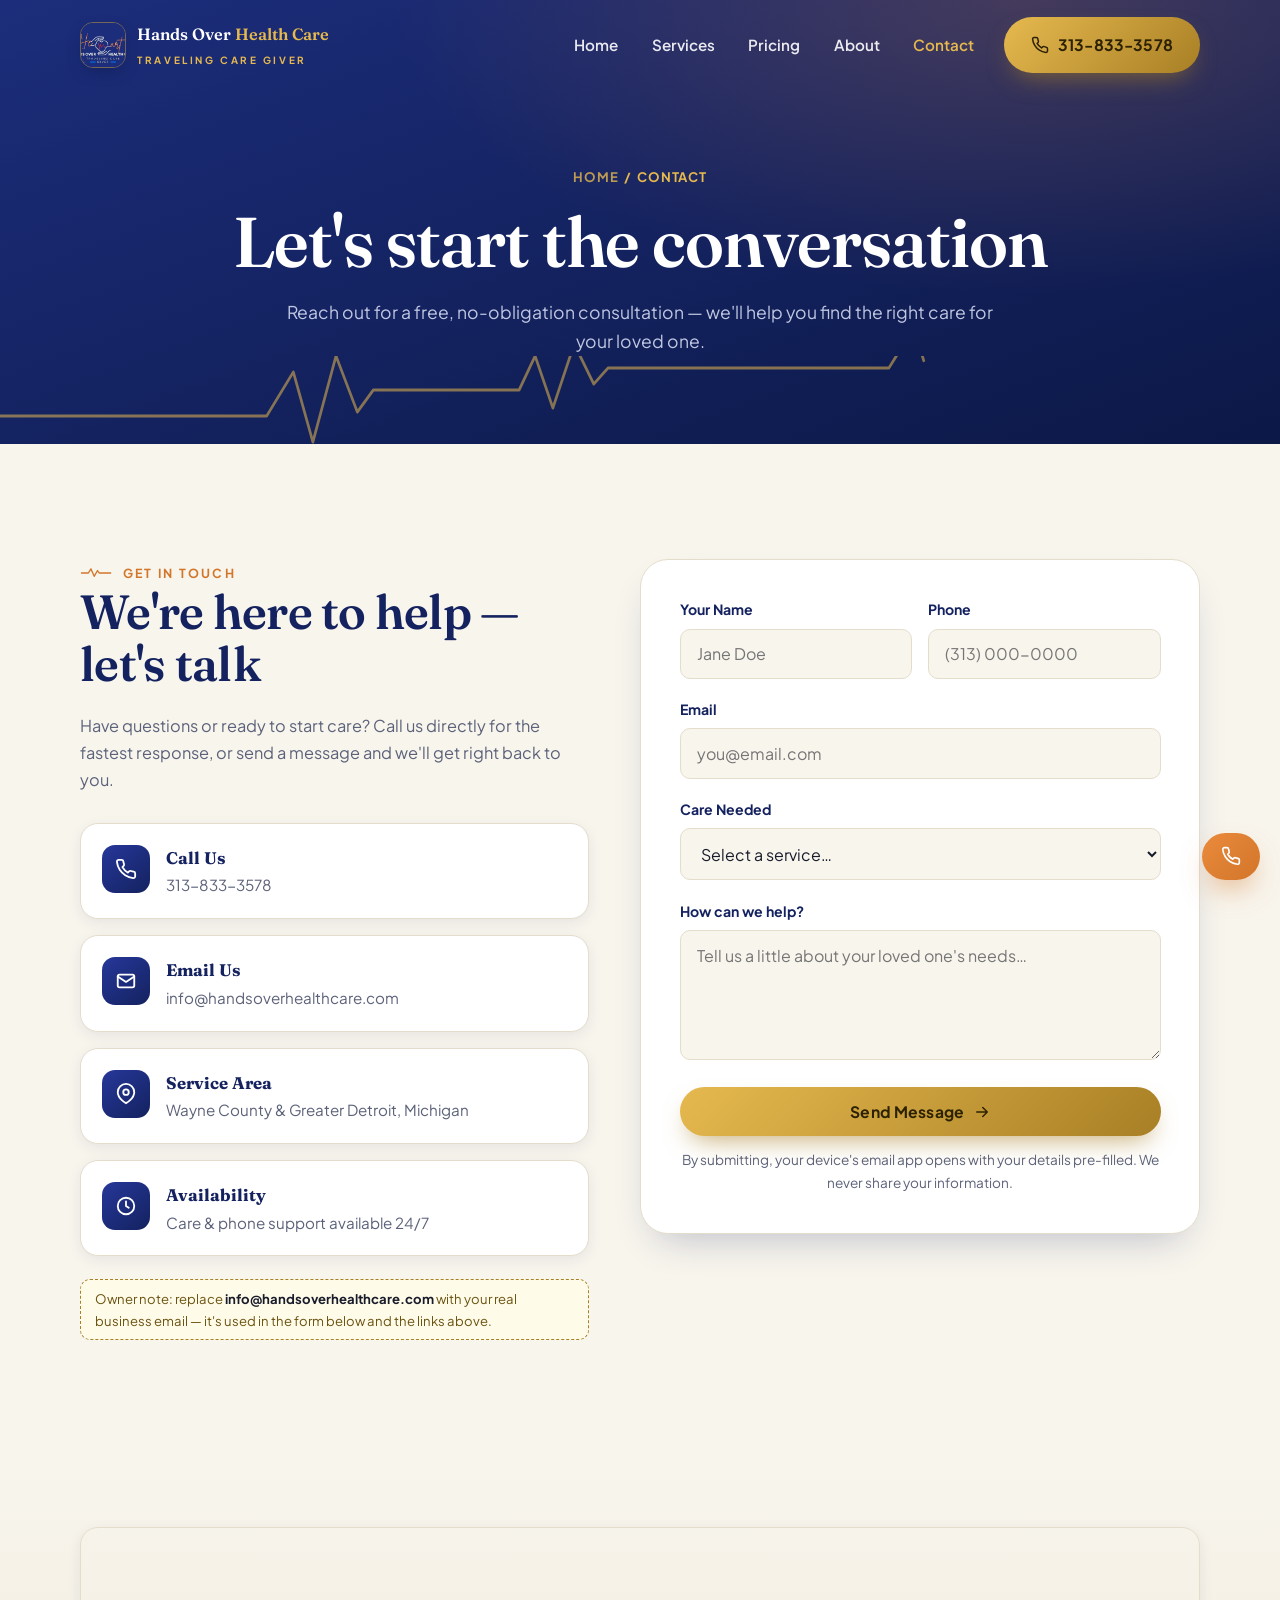
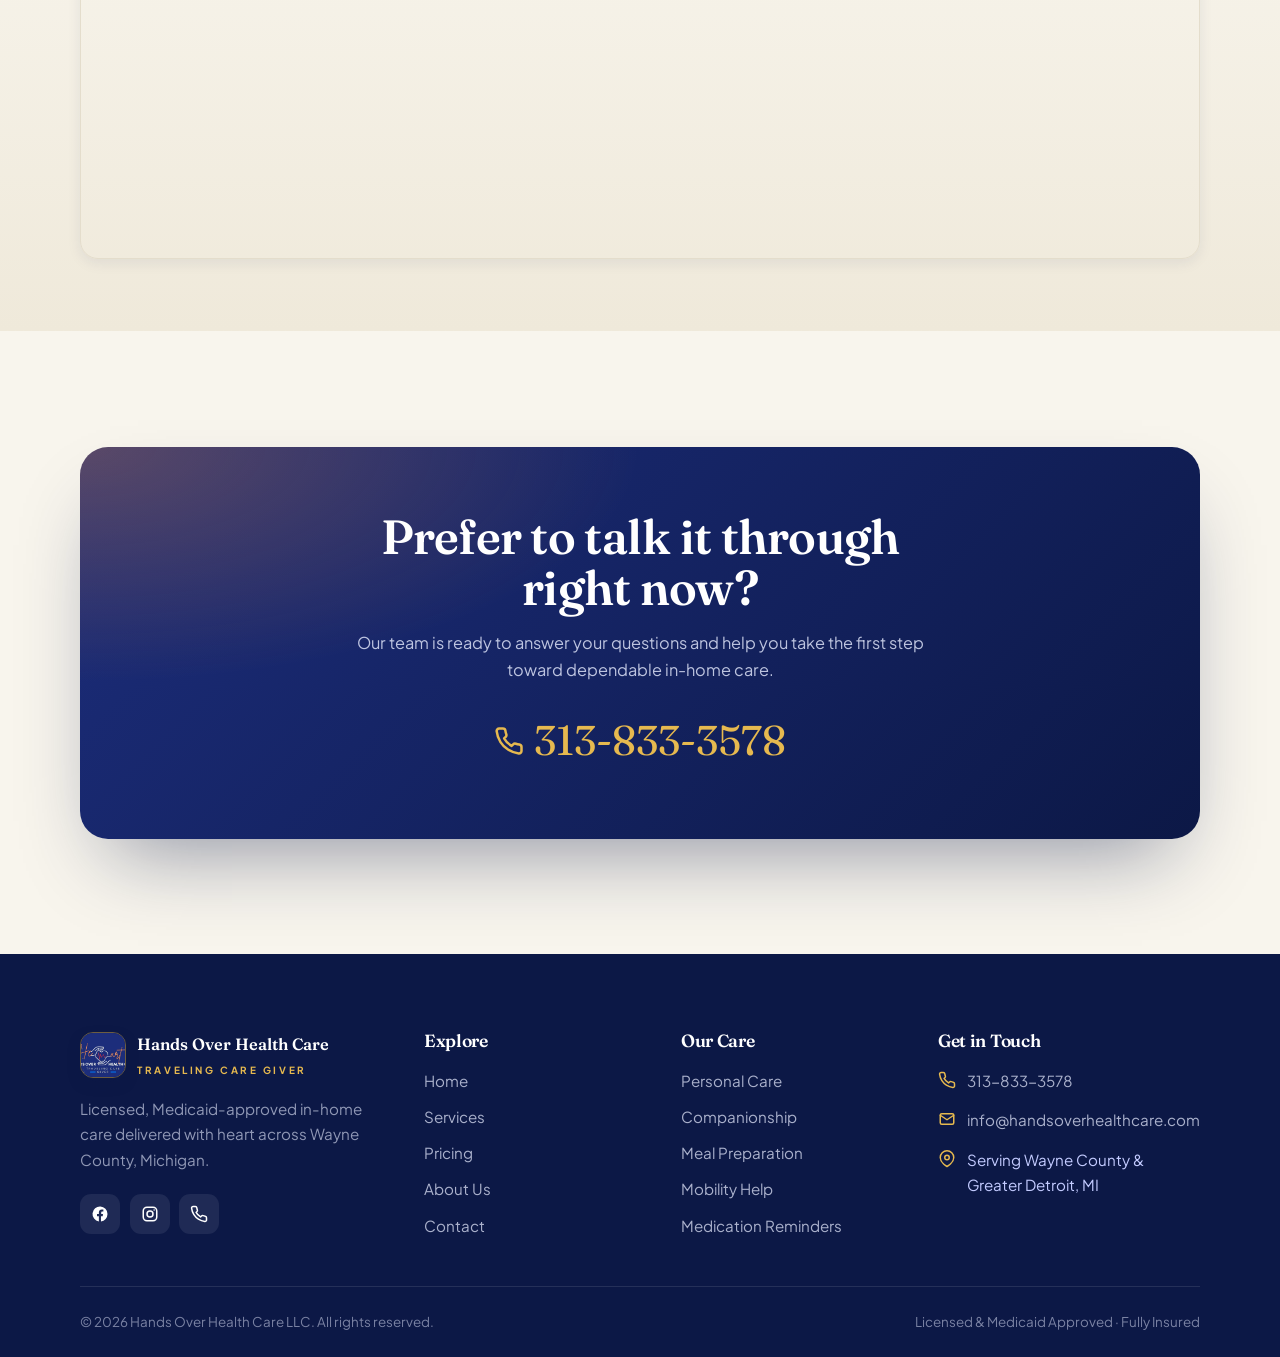
<file: contact.html>
<!DOCTYPE html>
<html lang="en">
<head>
<meta charset="UTF-8">
<meta name="viewport" content="width=device-width, initial-scale=1.0">
<title>Contact Hands Over Health Care LLC | Call 313-833-3578</title>
<meta name="description" content="Contact Hands Over Health Care LLC for compassionate in-home care in Wayne County, Michigan. Call 313-833-3578 or send a message to schedule a free consultation. Medicaid approved & private pay.">
<link rel="icon" type="image/png" href="assets/img/favicon-32.png">
<link rel="apple-touch-icon" href="assets/img/favicon-180.png">
<link rel="preconnect" href="https://fonts.googleapis.com">
<link rel="preconnect" href="https://fonts.gstatic.com" crossorigin>
<link href="https://fonts.googleapis.com/css2?family=Fraunces:ital,opsz,wght@0,9..144,400;0,9..144,500;0,9..144,600;1,9..144,400;1,9..144,500&family=Plus+Jakarta+Sans:wght@400;500;600;700;800&display=swap" rel="stylesheet">
<link rel="stylesheet" href="assets/style.css">
</head>
<body>
<header class="nav at-top">
  <div class="wrap nav__inner">
    <a href="index.html" class="brand" aria-label="Hands Over Health Care home">
      <span class="brand__badge"><img src="assets/img/logo.jpg" alt="Hands Over Health Care logo"></span>
      <span><span class="brand__name">Hands Over <b>Health Care</b></span><span class="brand__tag">Traveling Care Giver</span></span>
    </a>
    <nav class="nav__menu" aria-label="Primary">
      <a href="index.html" class="nav__link">Home</a><a href="services.html" class="nav__link">Services</a><a href="packages.html" class="nav__link">Pricing</a><a href="about.html" class="nav__link">About</a><a href="contact.html" class="nav__link active">Contact</a>
      <a href="tel:+13138333578" class="btn btn--gold nav__cta"><svg viewBox="0 0 24 24" fill="none" stroke="currentColor" stroke-width="2"><path d="M22 16.92v3a2 2 0 0 1-2.18 2 19.79 19.79 0 0 1-8.63-3.07 19.5 19.5 0 0 1-6-6 19.79 19.79 0 0 1-3.07-8.67A2 2 0 0 1 4.11 2h3a2 2 0 0 1 2 1.72c.13.96.36 1.9.7 2.81a2 2 0 0 1-.45 2.11L8.09 9.91a16 16 0 0 0 6 6l1.27-1.27a2 2 0 0 1 2.11-.45c.91.34 1.85.57 2.81.7A2 2 0 0 1 22 16.92Z" stroke-linecap="round" stroke-linejoin="round"/></svg> 313-833-3578</a>
    </nav>
    <button class="nav__toggle" aria-label="Open menu" aria-expanded="false"><span></span></button>
  </div>
</header>
<section class="page-head">
  <div class="wrap">
    <div class="crumbs reveal in"><a href="index.html">Home</a> &nbsp;/&nbsp; Contact</div>
    <h1 class="reveal in">Let's start the conversation</h1>
    <p class="reveal in">Reach out for a free, no-obligation consultation — we'll help you find the right care for your loved one.</p>
  </div>
  <svg class="hero__ekg" viewBox="0 0 1440 90" preserveAspectRatio="none" aria-hidden="true">
    <path d="M0 60 H300 l30 -44 22 70 26 -86 24 56 18 -22 H560 l24 0 18 -34 20 52 24 -64 22 40 16 -16 H1000 l28 -40 22 64 24 -78 22 50 18 -18 H1440" fill="none" stroke="currentColor" stroke-width="3" stroke-linecap="round" stroke-linejoin="round"/>
  </svg>
</section>
<section class="section bg-cream">
  <div class="wrap contact-grid">
    <!-- left: details -->
    <div class="reveal">
      <span class="eyebrow">Get in touch</span>
      <h2 style="margin-bottom:1.5rem">We're here to help — let's talk</h2>
      <p style="margin-bottom:1.8rem">Have questions or ready to start care? Call us directly for the fastest response, or send a message and we'll get right back to you.</p>

      <div style="display:grid;gap:1rem">
        <a class="info-card" href="tel:+13138333578">
          <span class="ic"><svg viewBox="0 0 24 24" fill="none" stroke="currentColor" stroke-width="2"><path d="M22 16.92v3a2 2 0 0 1-2.18 2 19.79 19.79 0 0 1-8.63-3.07 19.5 19.5 0 0 1-6-6 19.79 19.79 0 0 1-3.07-8.67A2 2 0 0 1 4.11 2h3a2 2 0 0 1 2 1.72c.13.96.36 1.9.7 2.81a2 2 0 0 1-.45 2.11L8.09 9.91a16 16 0 0 0 6 6l1.27-1.27a2 2 0 0 1 2.11-.45c.91.34 1.85.57 2.81.7A2 2 0 0 1 22 16.92Z" stroke-linecap="round" stroke-linejoin="round"/></svg></span>
          <span><b>Call Us</b><span>313-833-3578</span></span>
        </a>
        <a class="info-card" href="mailto:info@handsoverhealthcare.com">
          <span class="ic"><svg viewBox="0 0 24 24" fill="none" stroke="currentColor" stroke-width="2"><rect x="3" y="5" width="18" height="14" rx="2"/><path d="m3 7 9 6 9-6" stroke-linecap="round" stroke-linejoin="round"/></svg></span>
          <span><b>Email Us</b><span>info@handsoverhealthcare.com</span></span>
        </a>
        <div class="info-card">
          <span class="ic"><svg viewBox="0 0 24 24" fill="none" stroke="currentColor" stroke-width="2"><path d="M21 10c0 7-9 12-9 12s-9-5-9-12a9 9 0 0 1 18 0Z"/><circle cx="12" cy="10" r="3"/></svg></span>
          <span><b>Service Area</b><span>Wayne County &amp; Greater Detroit, Michigan</span></span>
        </div>
        <div class="info-card">
          <span class="ic"><svg viewBox="0 0 24 24" fill="none" stroke="currentColor" stroke-width="2"><circle cx="12" cy="12" r="9"/><path d="M12 7v5l3 2" stroke-linecap="round" stroke-linejoin="round"/></svg></span>
          <span><b>Availability</b><span>Care &amp; phone support available 24/7</span></span>
        </div>
      </div>

      <div class="owner-note" style="margin-top:1.4rem;text-align:left">
        Owner note: replace <strong>info@handsoverhealthcare.com</strong> with your real business email — it's used in the form below and the links above.
      </div>
    </div>

    <!-- right: form -->
    <div class="reveal" data-d="1">
      <form class="form" id="contactForm" data-email="info@handsoverhealthcare.com" novalidate>
        <div class="form__ok">Thanks! Your email app should open with your message ready to send. Prefer to talk now? Call 313-833-3578.</div>
        <div class="form__row">
          <div class="field">
            <label for="name">Your Name</label>
            <input id="name" name="name" type="text" placeholder="Jane Doe" required>
          </div>
          <div class="field">
            <label for="phone">Phone</label>
            <input id="phone" name="phone" type="tel" placeholder="(313) 000-0000">
          </div>
        </div>
        <div class="field">
          <label for="email">Email</label>
          <input id="email" name="email" type="email" placeholder="you@email.com" required>
        </div>
        <div class="field">
          <label for="service">Care Needed</label>
          <select id="service" name="service">
            <option value="">Select a service…</option>
            <option>Direct / Personal Care</option>
            <option>Bathing &amp; Dressing</option>
            <option>Companionship</option>
            <option>Meal Preparation</option>
            <option>Mobility Assistance</option>
            <option>Medication Reminders</option>
            <option>24-Hour / Live-In Care</option>
            <option>Not sure — please advise</option>
          </select>
        </div>
        <div class="field">
          <label for="message">How can we help?</label>
          <textarea id="message" name="message" placeholder="Tell us a little about your loved one's needs…"></textarea>
        </div>
        <button type="submit" class="btn btn--gold btn--block">Send Message <svg viewBox="0 0 24 24" fill="none" stroke="currentColor" stroke-width="2"><path d="M5 12h14M13 6l6 6-6 6" stroke-linecap="round" stroke-linejoin="round"/></svg></button>
        <p class="form__note">By submitting, your device's email app opens with your details pre-filled. We never share your information.</p>
      </form>
    </div>
  </div>
</section>

<section class="section--tight bg-cream-2">
  <div class="wrap reveal">
    <div class="map">
      <iframe title="Wayne County, Michigan service area map" loading="lazy" referrerpolicy="no-referrer-when-downgrade"
        src="https://www.google.com/maps?q=Wayne%20County%2C%20Michigan&output=embed"></iframe>
    </div>
  </div>
</section>

<section class="section bg-cream">
  <div class="wrap"><div class="cta-band reveal">
    <h2>Prefer to talk it through right now?</h2>
    <p>Our team is ready to answer your questions and help you take the first step toward dependable in-home care.</p>
    <a class="cta-phone" href="tel:+13138333578"><svg viewBox="0 0 24 24" fill="none" stroke="currentColor" stroke-width="2"><path d="M22 16.92v3a2 2 0 0 1-2.18 2 19.79 19.79 0 0 1-8.63-3.07 19.5 19.5 0 0 1-6-6 19.79 19.79 0 0 1-3.07-8.67A2 2 0 0 1 4.11 2h3a2 2 0 0 1 2 1.72c.13.96.36 1.9.7 2.81a2 2 0 0 1-.45 2.11L8.09 9.91a16 16 0 0 0 6 6l1.27-1.27a2 2 0 0 1 2.11-.45c.91.34 1.85.57 2.81.7A2 2 0 0 1 22 16.92Z" stroke-linecap="round" stroke-linejoin="round"/></svg> 313-833-3578</a>
  </div></div>
</section>
<footer class="footer">
  <div class="wrap">
    <div class="footer__grid">
      <div class="footer__brand">
        <a href="index.html" class="brand">
          <span class="brand__badge"><img src="assets/img/logo.jpg" alt="Hands Over Health Care logo"></span>
          <span><span class="brand__name">Hands Over Health Care</span><span class="brand__tag" style="color:var(--gold-lt)">Traveling Care Giver</span></span>
        </a>
        <p>Licensed, Medicaid-approved in-home care delivered with heart across Wayne County, Michigan.</p>
        <div class="socials">
          <a href="#" aria-label="Facebook"><svg viewBox="0 0 24 24" fill="currentColor"><path d="M22 12a10 10 0 1 0-11.5 9.9v-7H8v-2.9h2.5V9.8c0-2.5 1.5-3.9 3.8-3.9 1.1 0 2.2.2 2.2.2v2.5h-1.3c-1.2 0-1.6.8-1.6 1.6v1.8H16l-.4 2.9h-2.3v7A10 10 0 0 0 22 12Z"/></svg></a>
          <a href="#" aria-label="Instagram"><svg viewBox="0 0 24 24" fill="none" stroke="currentColor" stroke-width="2"><rect x="3" y="3" width="18" height="18" rx="5"/><circle cx="12" cy="12" r="4"/><circle cx="17.5" cy="6.5" r="1" fill="currentColor" stroke="none"/></svg></a>
          <a href="tel:+13138333578" aria-label="Call us"><svg viewBox="0 0 24 24" fill="none" stroke="currentColor" stroke-width="2"><path d="M22 16.92v3a2 2 0 0 1-2.18 2 19.79 19.79 0 0 1-8.63-3.07 19.5 19.5 0 0 1-6-6 19.79 19.79 0 0 1-3.07-8.67A2 2 0 0 1 4.11 2h3a2 2 0 0 1 2 1.72c.13.96.36 1.9.7 2.81a2 2 0 0 1-.45 2.11L8.09 9.91a16 16 0 0 0 6 6l1.27-1.27a2 2 0 0 1 2.11-.45c.91.34 1.85.57 2.81.7A2 2 0 0 1 22 16.92Z" stroke-linecap="round" stroke-linejoin="round"/></svg></a>
        </div>
      </div>
      <div><h4>Explore</h4>
        <nav class="footer__links" aria-label="Footer">
          <a href="index.html">Home</a><a href="services.html">Services</a>
          <a href="packages.html">Pricing</a><a href="about.html">About Us</a><a href="contact.html">Contact</a>
        </nav></div>
      <div><h4>Our Care</h4>
        <nav class="footer__links" aria-label="Services">
          <a href="services.html">Personal Care</a><a href="services.html">Companionship</a>
          <a href="services.html">Meal Preparation</a><a href="services.html">Mobility Help</a>
          <a href="services.html">Medication Reminders</a>
        </nav></div>
      <div><h4>Get in Touch</h4>
        <div class="footer__contact">
          <div><svg viewBox="0 0 24 24" fill="none" stroke="currentColor" stroke-width="2"><path d="M22 16.92v3a2 2 0 0 1-2.18 2 19.79 19.79 0 0 1-8.63-3.07 19.5 19.5 0 0 1-6-6 19.79 19.79 0 0 1-3.07-8.67A2 2 0 0 1 4.11 2h3a2 2 0 0 1 2 1.72c.13.96.36 1.9.7 2.81a2 2 0 0 1-.45 2.11L8.09 9.91a16 16 0 0 0 6 6l1.27-1.27a2 2 0 0 1 2.11-.45c.91.34 1.85.57 2.81.7A2 2 0 0 1 22 16.92Z" stroke-linecap="round" stroke-linejoin="round"/></svg><a href="tel:+13138333578">313-833-3578</a></div>
          <div><svg viewBox="0 0 24 24" fill="none" stroke="currentColor" stroke-width="2"><rect x="3" y="5" width="18" height="14" rx="2"/><path d="m3 7 9 6 9-6" stroke-linecap="round" stroke-linejoin="round"/></svg><a href="mailto:info@handsoverhealthcare.com">info@handsoverhealthcare.com</a></div>
          <div><svg viewBox="0 0 24 24" fill="none" stroke="currentColor" stroke-width="2"><path d="M21 10c0 7-9 12-9 12s-9-5-9-12a9 9 0 0 1 18 0Z"/><circle cx="12" cy="10" r="3"/></svg><span>Serving Wayne County &amp; Greater Detroit, MI</span></div>
        </div></div>
    </div>
    <div class="footer__bottom">
      <span>© <span id="year">2026</span> Hands Over Health Care LLC. All rights reserved.</span>
      <span>Licensed &amp; Medicaid Approved · Fully Insured</span>
    </div>
  </div>
</footer>
<a href="tel:+13138333578" class="fab-call" aria-label="Call Hands Over Health Care"><svg viewBox="0 0 24 24" fill="none" stroke="currentColor" stroke-width="2"><path d="M22 16.92v3a2 2 0 0 1-2.18 2 19.79 19.79 0 0 1-8.63-3.07 19.5 19.5 0 0 1-6-6 19.79 19.79 0 0 1-3.07-8.67A2 2 0 0 1 4.11 2h3a2 2 0 0 1 2 1.72c.13.96.36 1.9.7 2.81a2 2 0 0 1-.45 2.11L8.09 9.91a16 16 0 0 0 6 6l1.27-1.27a2 2 0 0 1 2.11-.45c.91.34 1.85.57 2.81.7A2 2 0 0 1 22 16.92Z" stroke-linecap="round" stroke-linejoin="round"/></svg><span>Call Now</span></a>
<button class="to-top" aria-label="Back to top"><svg viewBox="0 0 24 24" fill="none" stroke="currentColor" stroke-width="2"><path d="M12 19V5M5 12l7-7 7 7" stroke-linecap="round" stroke-linejoin="round"/></svg></button>
<script src="assets/script.js"></script>
</body>
</html>
</file>
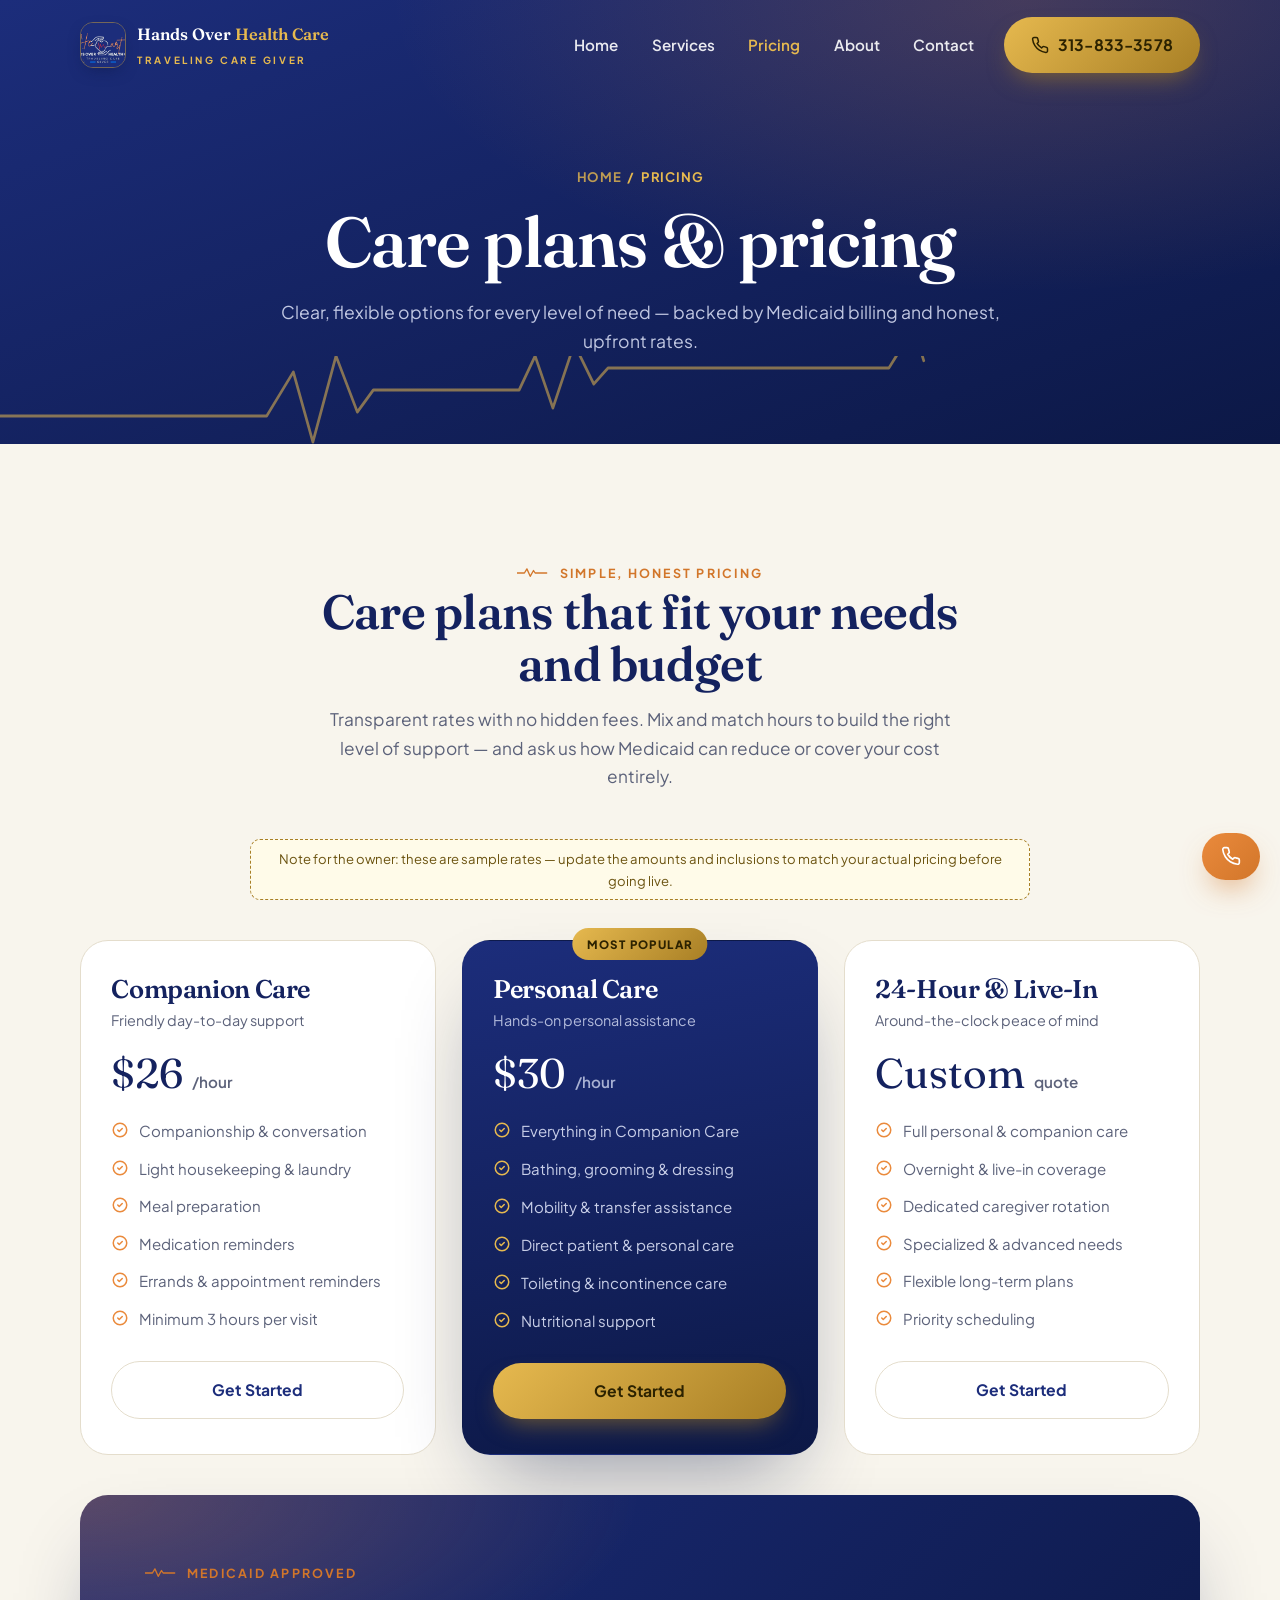
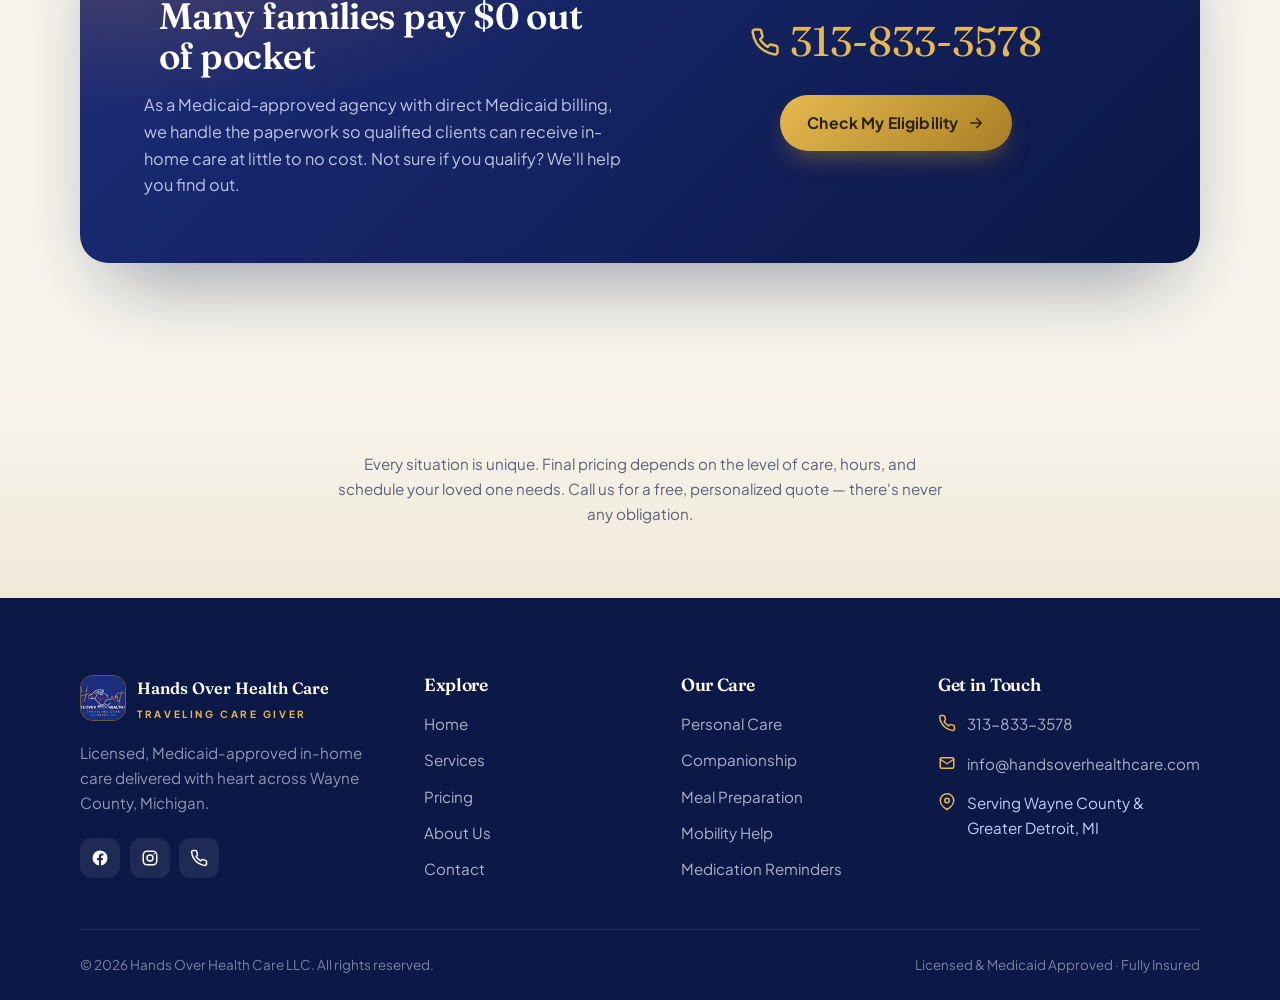
<file: packages.html>
<!DOCTYPE html>
<html lang="en">
<head>
<meta charset="UTF-8">
<meta name="viewport" content="width=device-width, initial-scale=1.0">
<title>In-Home Care Pricing & Packages | Hands Over Health Care LLC</title>
<meta name="description" content="Transparent home care pricing from Hands Over Health Care LLC. Companion care, personal care, and 24-hour live-in plans. Medicaid approved with direct billing — many families pay $0 out of pocket. Wayne County, MI.">
<link rel="icon" type="image/png" href="assets/img/favicon-32.png">
<link rel="apple-touch-icon" href="assets/img/favicon-180.png">
<link rel="preconnect" href="https://fonts.googleapis.com">
<link rel="preconnect" href="https://fonts.gstatic.com" crossorigin>
<link href="https://fonts.googleapis.com/css2?family=Fraunces:ital,opsz,wght@0,9..144,400;0,9..144,500;0,9..144,600;1,9..144,400;1,9..144,500&family=Plus+Jakarta+Sans:wght@400;500;600;700;800&display=swap" rel="stylesheet">
<link rel="stylesheet" href="assets/style.css">
</head>
<body>
<header class="nav at-top">
  <div class="wrap nav__inner">
    <a href="index.html" class="brand" aria-label="Hands Over Health Care home">
      <span class="brand__badge"><img src="assets/img/logo.jpg" alt="Hands Over Health Care logo"></span>
      <span><span class="brand__name">Hands Over <b>Health Care</b></span><span class="brand__tag">Traveling Care Giver</span></span>
    </a>
    <nav class="nav__menu" aria-label="Primary">
      <a href="index.html" class="nav__link">Home</a><a href="services.html" class="nav__link">Services</a><a href="packages.html" class="nav__link active">Pricing</a><a href="about.html" class="nav__link">About</a><a href="contact.html" class="nav__link">Contact</a>
      <a href="tel:+13138333578" class="btn btn--gold nav__cta"><svg viewBox="0 0 24 24" fill="none" stroke="currentColor" stroke-width="2"><path d="M22 16.92v3a2 2 0 0 1-2.18 2 19.79 19.79 0 0 1-8.63-3.07 19.5 19.5 0 0 1-6-6 19.79 19.79 0 0 1-3.07-8.67A2 2 0 0 1 4.11 2h3a2 2 0 0 1 2 1.72c.13.96.36 1.9.7 2.81a2 2 0 0 1-.45 2.11L8.09 9.91a16 16 0 0 0 6 6l1.27-1.27a2 2 0 0 1 2.11-.45c.91.34 1.85.57 2.81.7A2 2 0 0 1 22 16.92Z" stroke-linecap="round" stroke-linejoin="round"/></svg> 313-833-3578</a>
    </nav>
    <button class="nav__toggle" aria-label="Open menu" aria-expanded="false"><span></span></button>
  </div>
</header>
<section class="page-head">
  <div class="wrap">
    <div class="crumbs reveal in"><a href="index.html">Home</a> &nbsp;/&nbsp; Pricing</div>
    <h1 class="reveal in">Care plans &amp; pricing</h1>
    <p class="reveal in">Clear, flexible options for every level of need — backed by Medicaid billing and honest, upfront rates.</p>
  </div>
  <svg class="hero__ekg" viewBox="0 0 1440 90" preserveAspectRatio="none" aria-hidden="true">
    <path d="M0 60 H300 l30 -44 22 70 26 -86 24 56 18 -22 H560 l24 0 18 -34 20 52 24 -64 22 40 16 -16 H1000 l28 -40 22 64 24 -78 22 50 18 -18 H1440" fill="none" stroke="currentColor" stroke-width="3" stroke-linecap="round" stroke-linejoin="round"/>
  </svg>
</section>
<section class="section bg-cream">
  <div class="wrap">
    <div class="section-head center reveal">
      <span class="eyebrow">Simple, honest pricing</span>
      <h2>Care plans that fit your needs and budget</h2>
      <p>Transparent rates with no hidden fees. Mix and match hours to build the right level of support — and ask us how Medicaid can reduce or cover your cost entirely.</p>
    </div>

    <div class="owner-note reveal" style="max-width:780px;margin:0 auto 2.5rem">
      Note for the owner: these are sample rates — update the amounts and inclusions to match your actual pricing before going live.
    </div>

    <div class="price-grid">
      <article class="price  reveal">
      
      <h3>Companion Care</h3>
      <p class="price__sub">Friendly day-to-day support</p>
      <div class="price__amt">$26 <small>/hour</small></div>
      <ul class="price__list">
        <li><svg viewBox="0 0 24 24" fill="none" stroke="currentColor" stroke-width="2"><path d="M9 12l2 2 4-4" stroke-linecap="round" stroke-linejoin="round"/><circle cx="12" cy="12" r="9"/></svg><span>Companionship &amp; conversation</span></li>
        <li><svg viewBox="0 0 24 24" fill="none" stroke="currentColor" stroke-width="2"><path d="M9 12l2 2 4-4" stroke-linecap="round" stroke-linejoin="round"/><circle cx="12" cy="12" r="9"/></svg><span>Light housekeeping &amp; laundry</span></li>
        <li><svg viewBox="0 0 24 24" fill="none" stroke="currentColor" stroke-width="2"><path d="M9 12l2 2 4-4" stroke-linecap="round" stroke-linejoin="round"/><circle cx="12" cy="12" r="9"/></svg><span>Meal preparation</span></li>
        <li><svg viewBox="0 0 24 24" fill="none" stroke="currentColor" stroke-width="2"><path d="M9 12l2 2 4-4" stroke-linecap="round" stroke-linejoin="round"/><circle cx="12" cy="12" r="9"/></svg><span>Medication reminders</span></li>
        <li><svg viewBox="0 0 24 24" fill="none" stroke="currentColor" stroke-width="2"><path d="M9 12l2 2 4-4" stroke-linecap="round" stroke-linejoin="round"/><circle cx="12" cy="12" r="9"/></svg><span>Errands &amp; appointment reminders</span></li>
        <li><svg viewBox="0 0 24 24" fill="none" stroke="currentColor" stroke-width="2"><path d="M9 12l2 2 4-4" stroke-linecap="round" stroke-linejoin="round"/><circle cx="12" cy="12" r="9"/></svg><span>Minimum 3 hours per visit</span></li>
      </ul>
      <a href="contact.html" class="btn btn--ghost btn--block">Get Started</a>
    </article>
<article class="price price--featured reveal">
      <span class="price__tag">Most Popular</span>
      <h3>Personal Care</h3>
      <p class="price__sub">Hands-on personal assistance</p>
      <div class="price__amt">$30 <small>/hour</small></div>
      <ul class="price__list">
        <li><svg viewBox="0 0 24 24" fill="none" stroke="currentColor" stroke-width="2"><path d="M9 12l2 2 4-4" stroke-linecap="round" stroke-linejoin="round"/><circle cx="12" cy="12" r="9"/></svg><span>Everything in Companion Care</span></li>
        <li><svg viewBox="0 0 24 24" fill="none" stroke="currentColor" stroke-width="2"><path d="M9 12l2 2 4-4" stroke-linecap="round" stroke-linejoin="round"/><circle cx="12" cy="12" r="9"/></svg><span>Bathing, grooming &amp; dressing</span></li>
        <li><svg viewBox="0 0 24 24" fill="none" stroke="currentColor" stroke-width="2"><path d="M9 12l2 2 4-4" stroke-linecap="round" stroke-linejoin="round"/><circle cx="12" cy="12" r="9"/></svg><span>Mobility &amp; transfer assistance</span></li>
        <li><svg viewBox="0 0 24 24" fill="none" stroke="currentColor" stroke-width="2"><path d="M9 12l2 2 4-4" stroke-linecap="round" stroke-linejoin="round"/><circle cx="12" cy="12" r="9"/></svg><span>Direct patient &amp; personal care</span></li>
        <li><svg viewBox="0 0 24 24" fill="none" stroke="currentColor" stroke-width="2"><path d="M9 12l2 2 4-4" stroke-linecap="round" stroke-linejoin="round"/><circle cx="12" cy="12" r="9"/></svg><span>Toileting &amp; incontinence care</span></li>
        <li><svg viewBox="0 0 24 24" fill="none" stroke="currentColor" stroke-width="2"><path d="M9 12l2 2 4-4" stroke-linecap="round" stroke-linejoin="round"/><circle cx="12" cy="12" r="9"/></svg><span>Nutritional support</span></li>
      </ul>
      <a href="contact.html" class="btn btn--gold btn--block">Get Started</a>
    </article>
<article class="price  reveal">
      
      <h3>24-Hour &amp; Live-In</h3>
      <p class="price__sub">Around-the-clock peace of mind</p>
      <div class="price__amt">Custom <small>quote</small></div>
      <ul class="price__list">
        <li><svg viewBox="0 0 24 24" fill="none" stroke="currentColor" stroke-width="2"><path d="M9 12l2 2 4-4" stroke-linecap="round" stroke-linejoin="round"/><circle cx="12" cy="12" r="9"/></svg><span>Full personal &amp; companion care</span></li>
        <li><svg viewBox="0 0 24 24" fill="none" stroke="currentColor" stroke-width="2"><path d="M9 12l2 2 4-4" stroke-linecap="round" stroke-linejoin="round"/><circle cx="12" cy="12" r="9"/></svg><span>Overnight &amp; live-in coverage</span></li>
        <li><svg viewBox="0 0 24 24" fill="none" stroke="currentColor" stroke-width="2"><path d="M9 12l2 2 4-4" stroke-linecap="round" stroke-linejoin="round"/><circle cx="12" cy="12" r="9"/></svg><span>Dedicated caregiver rotation</span></li>
        <li><svg viewBox="0 0 24 24" fill="none" stroke="currentColor" stroke-width="2"><path d="M9 12l2 2 4-4" stroke-linecap="round" stroke-linejoin="round"/><circle cx="12" cy="12" r="9"/></svg><span>Specialized &amp; advanced needs</span></li>
        <li><svg viewBox="0 0 24 24" fill="none" stroke="currentColor" stroke-width="2"><path d="M9 12l2 2 4-4" stroke-linecap="round" stroke-linejoin="round"/><circle cx="12" cy="12" r="9"/></svg><span>Flexible long-term plans</span></li>
        <li><svg viewBox="0 0 24 24" fill="none" stroke="currentColor" stroke-width="2"><path d="M9 12l2 2 4-4" stroke-linecap="round" stroke-linejoin="round"/><circle cx="12" cy="12" r="9"/></svg><span>Priority scheduling</span></li>
      </ul>
      <a href="contact.html" class="btn btn--ghost btn--block">Get Started</a>
    </article>
    </div>

    <!-- Medicaid highlight -->
    <div class="reveal" style="margin-top:2.5rem">
      <div class="cta-band" style="text-align:left">
        <div class="split" style="align-items:center;gap:2rem">
          <div>
            <span class="eyebrow" style="margin-bottom:.8rem">Medicaid approved</span>
            <h2 style="font-size:clamp(1.7rem,3vw,2.3rem)">Many families pay $0 out of pocket</h2>
            <p>As a Medicaid-approved agency with direct Medicaid billing, we handle the paperwork so qualified clients can receive in-home care at little to no cost. Not sure if you qualify? We'll help you find out.</p>
          </div>
          <div style="text-align:center">
            <a class="cta-phone" href="tel:+13138333578" style="margin-top:0"><svg viewBox="0 0 24 24" fill="none" stroke="currentColor" stroke-width="2"><path d="M22 16.92v3a2 2 0 0 1-2.18 2 19.79 19.79 0 0 1-8.63-3.07 19.5 19.5 0 0 1-6-6 19.79 19.79 0 0 1-3.07-8.67A2 2 0 0 1 4.11 2h3a2 2 0 0 1 2 1.72c.13.96.36 1.9.7 2.81a2 2 0 0 1-.45 2.11L8.09 9.91a16 16 0 0 0 6 6l1.27-1.27a2 2 0 0 1 2.11-.45c.91.34 1.85.57 2.81.7A2 2 0 0 1 22 16.92Z" stroke-linecap="round" stroke-linejoin="round"/></svg> 313-833-3578</a>
            <div style="margin-top:1.2rem"><a href="contact.html" class="btn btn--gold">Check My Eligibility <svg viewBox="0 0 24 24" fill="none" stroke="currentColor" stroke-width="2"><path d="M5 12h14M13 6l6 6-6 6" stroke-linecap="round" stroke-linejoin="round"/></svg></a></div>
          </div>
        </div>
      </div>
    </div>
  </div>
</section>

<section class="section--tight bg-cream-2">
  <div class="wrap center reveal">
    <p style="max-width:620px;margin:0 auto;font-size:.95rem">Every situation is unique. Final pricing depends on the level of care, hours, and schedule your loved one needs. Call us for a free, personalized quote — there's never any obligation.</p>
  </div>
</section>
<footer class="footer">
  <div class="wrap">
    <div class="footer__grid">
      <div class="footer__brand">
        <a href="index.html" class="brand">
          <span class="brand__badge"><img src="assets/img/logo.jpg" alt="Hands Over Health Care logo"></span>
          <span><span class="brand__name">Hands Over Health Care</span><span class="brand__tag" style="color:var(--gold-lt)">Traveling Care Giver</span></span>
        </a>
        <p>Licensed, Medicaid-approved in-home care delivered with heart across Wayne County, Michigan.</p>
        <div class="socials">
          <a href="#" aria-label="Facebook"><svg viewBox="0 0 24 24" fill="currentColor"><path d="M22 12a10 10 0 1 0-11.5 9.9v-7H8v-2.9h2.5V9.8c0-2.5 1.5-3.9 3.8-3.9 1.1 0 2.2.2 2.2.2v2.5h-1.3c-1.2 0-1.6.8-1.6 1.6v1.8H16l-.4 2.9h-2.3v7A10 10 0 0 0 22 12Z"/></svg></a>
          <a href="#" aria-label="Instagram"><svg viewBox="0 0 24 24" fill="none" stroke="currentColor" stroke-width="2"><rect x="3" y="3" width="18" height="18" rx="5"/><circle cx="12" cy="12" r="4"/><circle cx="17.5" cy="6.5" r="1" fill="currentColor" stroke="none"/></svg></a>
          <a href="tel:+13138333578" aria-label="Call us"><svg viewBox="0 0 24 24" fill="none" stroke="currentColor" stroke-width="2"><path d="M22 16.92v3a2 2 0 0 1-2.18 2 19.79 19.79 0 0 1-8.63-3.07 19.5 19.5 0 0 1-6-6 19.79 19.79 0 0 1-3.07-8.67A2 2 0 0 1 4.11 2h3a2 2 0 0 1 2 1.72c.13.96.36 1.9.7 2.81a2 2 0 0 1-.45 2.11L8.09 9.91a16 16 0 0 0 6 6l1.27-1.27a2 2 0 0 1 2.11-.45c.91.34 1.85.57 2.81.7A2 2 0 0 1 22 16.92Z" stroke-linecap="round" stroke-linejoin="round"/></svg></a>
        </div>
      </div>
      <div><h4>Explore</h4>
        <nav class="footer__links" aria-label="Footer">
          <a href="index.html">Home</a><a href="services.html">Services</a>
          <a href="packages.html">Pricing</a><a href="about.html">About Us</a><a href="contact.html">Contact</a>
        </nav></div>
      <div><h4>Our Care</h4>
        <nav class="footer__links" aria-label="Services">
          <a href="services.html">Personal Care</a><a href="services.html">Companionship</a>
          <a href="services.html">Meal Preparation</a><a href="services.html">Mobility Help</a>
          <a href="services.html">Medication Reminders</a>
        </nav></div>
      <div><h4>Get in Touch</h4>
        <div class="footer__contact">
          <div><svg viewBox="0 0 24 24" fill="none" stroke="currentColor" stroke-width="2"><path d="M22 16.92v3a2 2 0 0 1-2.18 2 19.79 19.79 0 0 1-8.63-3.07 19.5 19.5 0 0 1-6-6 19.79 19.79 0 0 1-3.07-8.67A2 2 0 0 1 4.11 2h3a2 2 0 0 1 2 1.72c.13.96.36 1.9.7 2.81a2 2 0 0 1-.45 2.11L8.09 9.91a16 16 0 0 0 6 6l1.27-1.27a2 2 0 0 1 2.11-.45c.91.34 1.85.57 2.81.7A2 2 0 0 1 22 16.92Z" stroke-linecap="round" stroke-linejoin="round"/></svg><a href="tel:+13138333578">313-833-3578</a></div>
          <div><svg viewBox="0 0 24 24" fill="none" stroke="currentColor" stroke-width="2"><rect x="3" y="5" width="18" height="14" rx="2"/><path d="m3 7 9 6 9-6" stroke-linecap="round" stroke-linejoin="round"/></svg><a href="mailto:info@handsoverhealthcare.com">info@handsoverhealthcare.com</a></div>
          <div><svg viewBox="0 0 24 24" fill="none" stroke="currentColor" stroke-width="2"><path d="M21 10c0 7-9 12-9 12s-9-5-9-12a9 9 0 0 1 18 0Z"/><circle cx="12" cy="10" r="3"/></svg><span>Serving Wayne County &amp; Greater Detroit, MI</span></div>
        </div></div>
    </div>
    <div class="footer__bottom">
      <span>© <span id="year">2026</span> Hands Over Health Care LLC. All rights reserved.</span>
      <span>Licensed &amp; Medicaid Approved · Fully Insured</span>
    </div>
  </div>
</footer>
<a href="tel:+13138333578" class="fab-call" aria-label="Call Hands Over Health Care"><svg viewBox="0 0 24 24" fill="none" stroke="currentColor" stroke-width="2"><path d="M22 16.92v3a2 2 0 0 1-2.18 2 19.79 19.79 0 0 1-8.63-3.07 19.5 19.5 0 0 1-6-6 19.79 19.79 0 0 1-3.07-8.67A2 2 0 0 1 4.11 2h3a2 2 0 0 1 2 1.72c.13.96.36 1.9.7 2.81a2 2 0 0 1-.45 2.11L8.09 9.91a16 16 0 0 0 6 6l1.27-1.27a2 2 0 0 1 2.11-.45c.91.34 1.85.57 2.81.7A2 2 0 0 1 22 16.92Z" stroke-linecap="round" stroke-linejoin="round"/></svg><span>Call Now</span></a>
<button class="to-top" aria-label="Back to top"><svg viewBox="0 0 24 24" fill="none" stroke="currentColor" stroke-width="2"><path d="M12 19V5M5 12l7-7 7 7" stroke-linecap="round" stroke-linejoin="round"/></svg></button>
<script src="assets/script.js"></script>
</body>
</html>
</file>
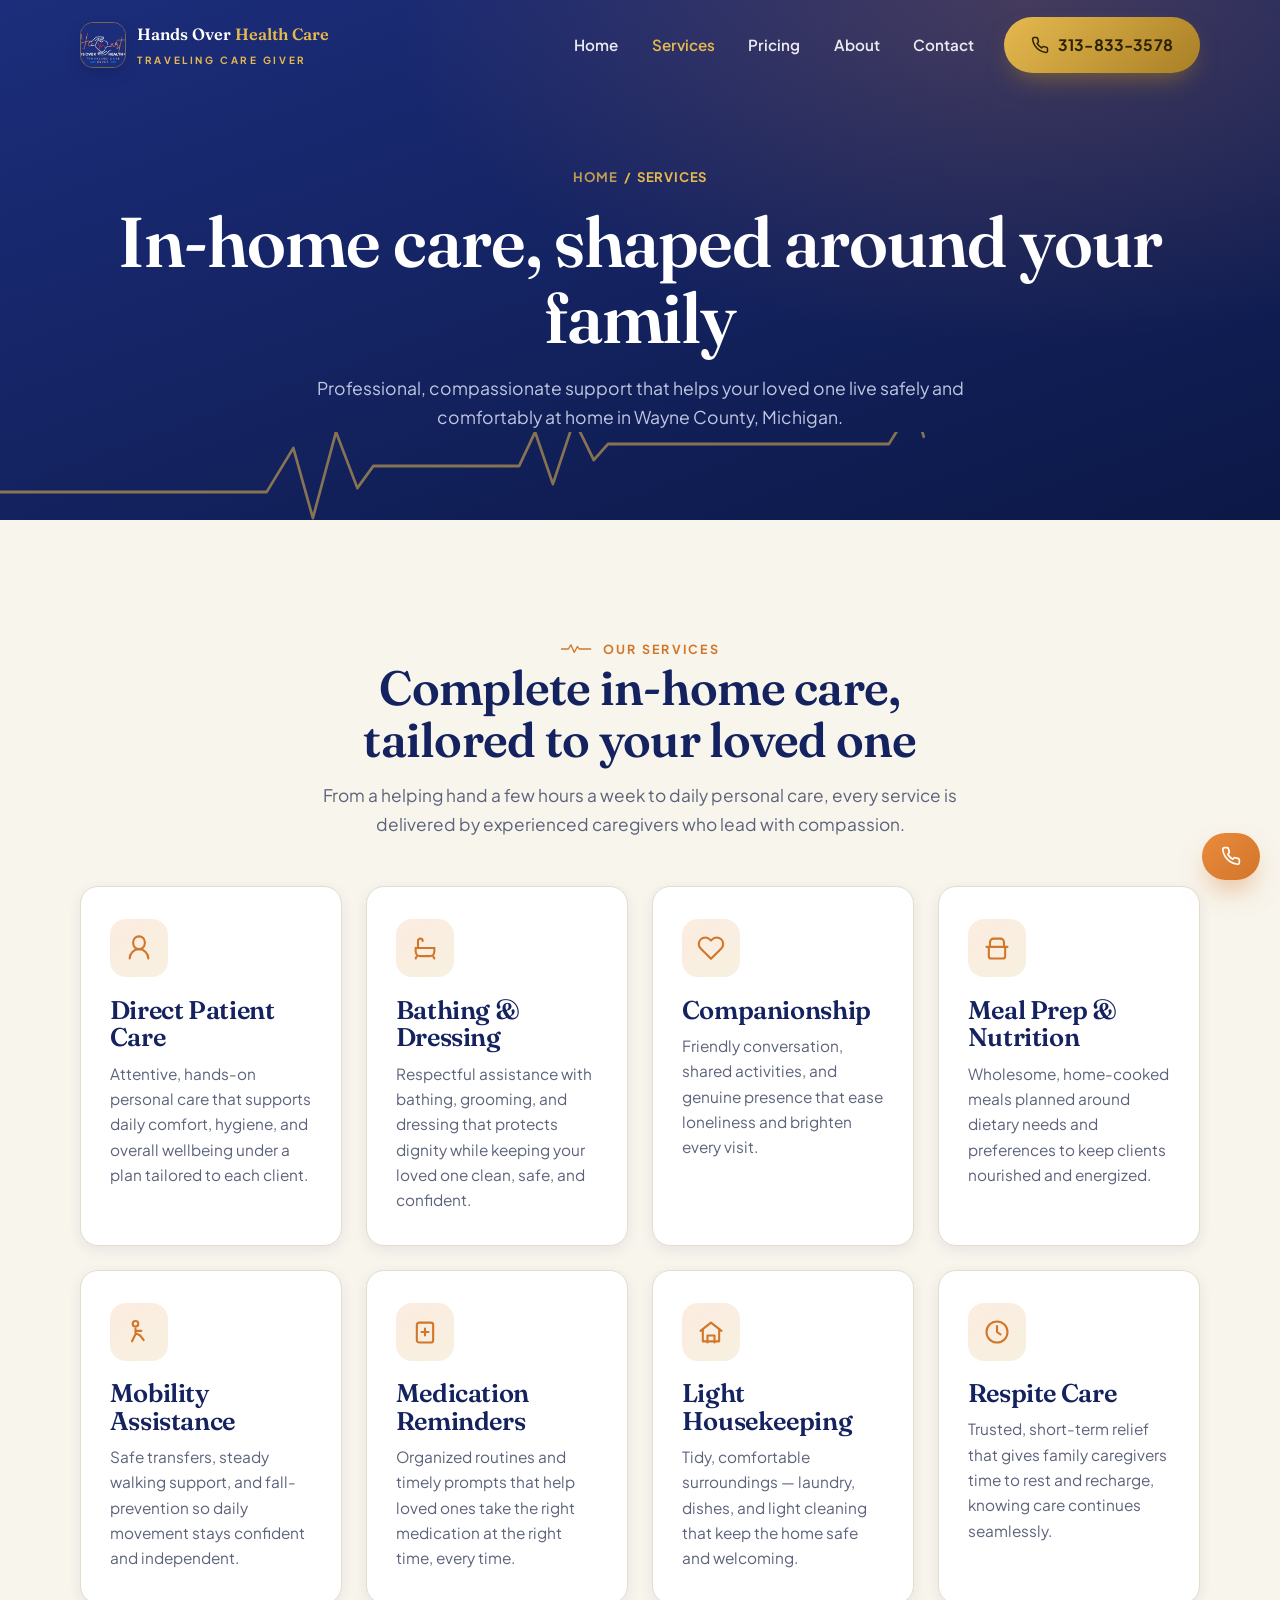
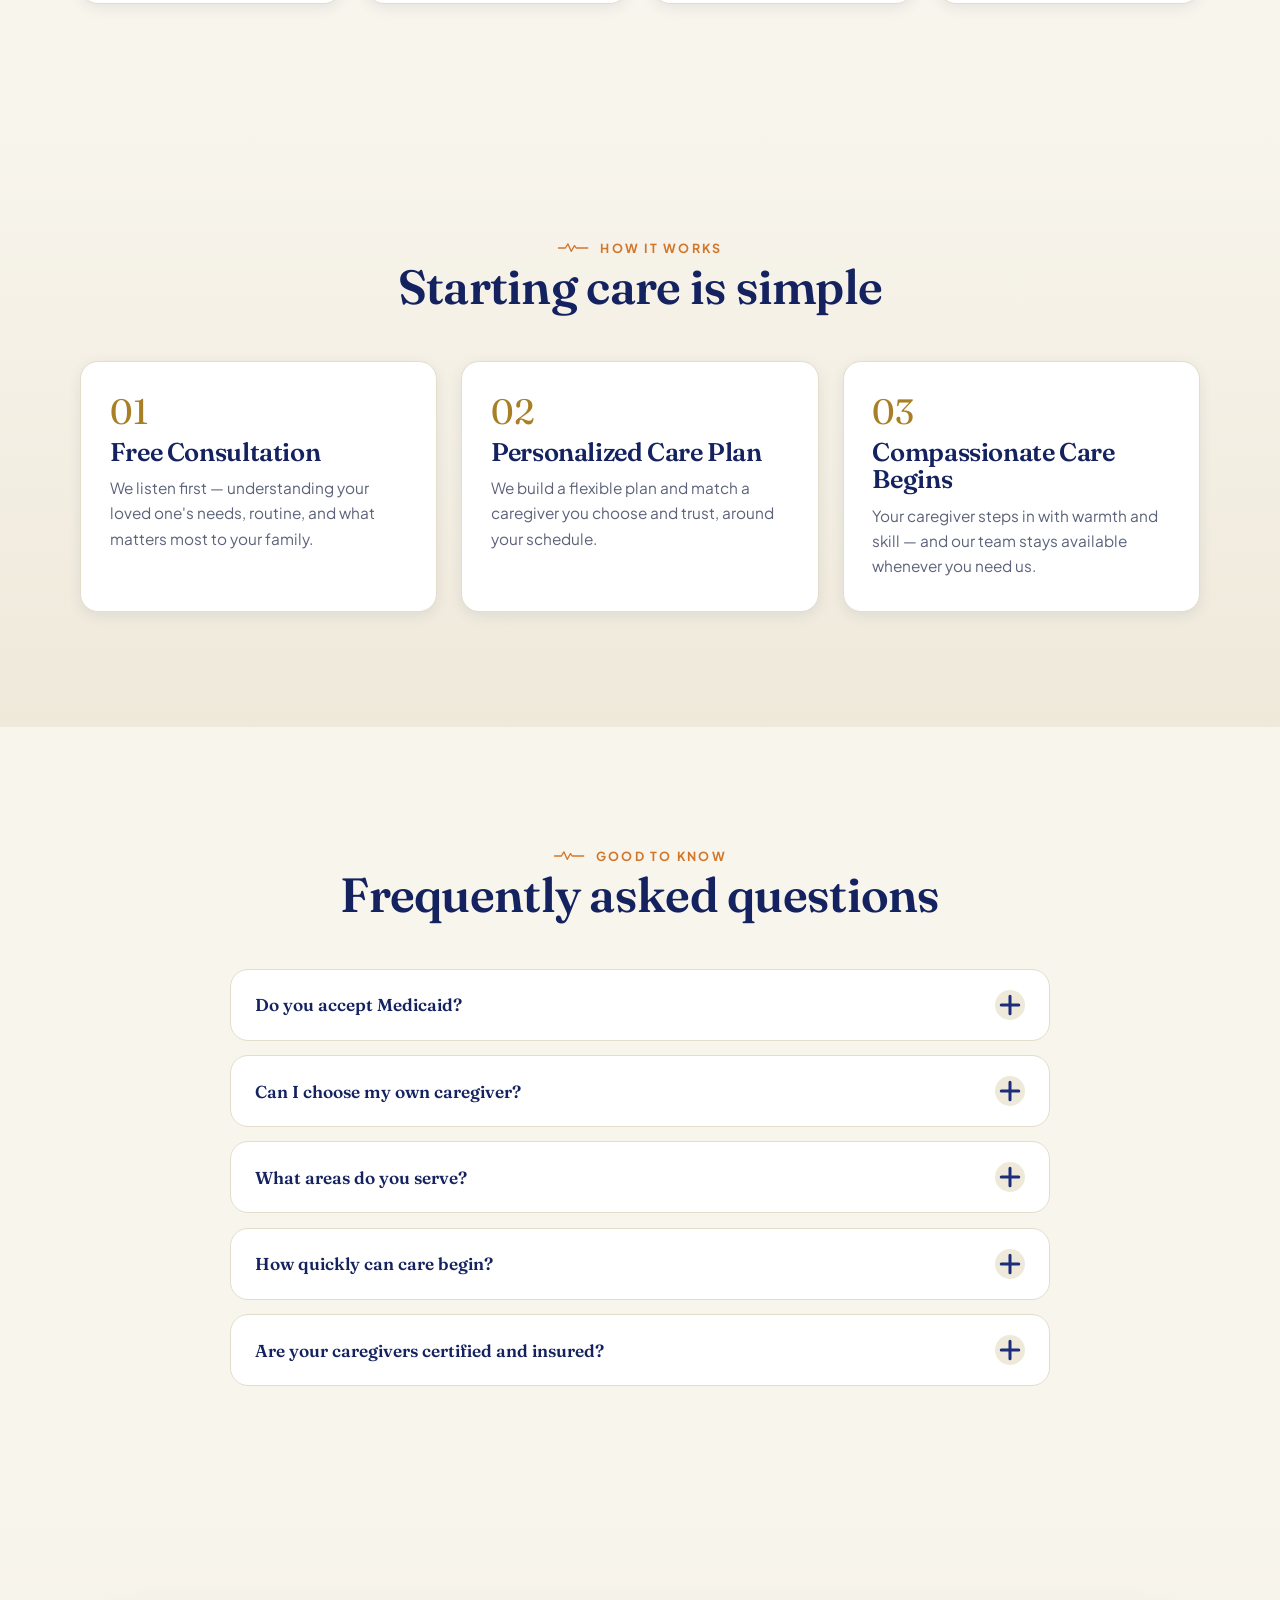
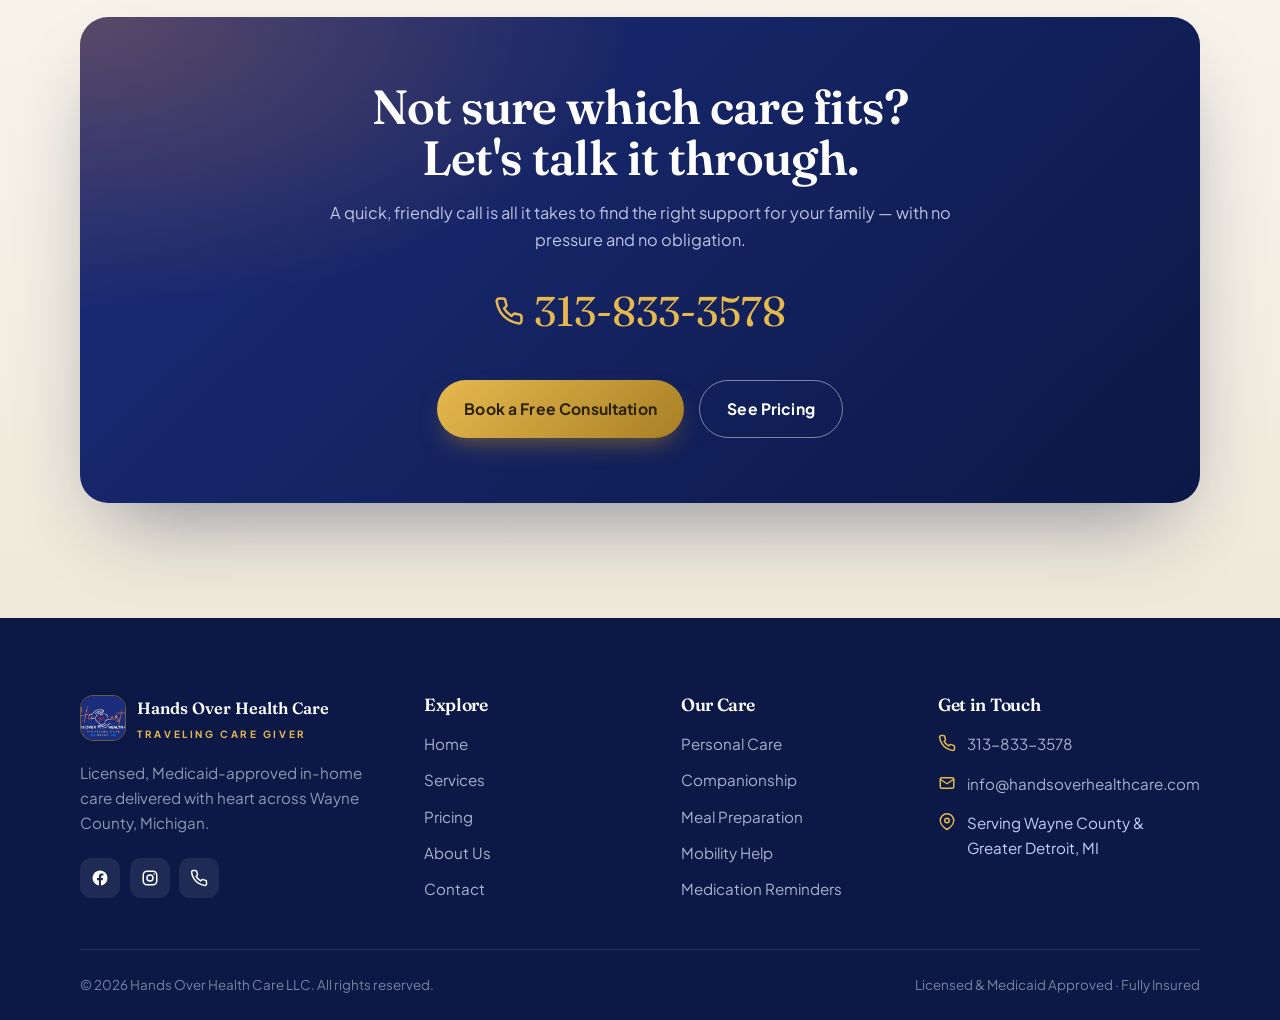
<file: services.html>
<!DOCTYPE html>
<html lang="en">
<head>
<meta charset="UTF-8">
<meta name="viewport" content="width=device-width, initial-scale=1.0">
<title>Home Care Services in Wayne County, MI | Hands Over Health Care LLC</title>
<meta name="description" content="Explore in-home care services from Hands Over Health Care LLC: personal care, bathing & dressing, companionship, meal prep, mobility assistance, medication reminders & light housekeeping across Wayne County, Michigan.">
<link rel="icon" type="image/png" href="assets/img/favicon-32.png">
<link rel="apple-touch-icon" href="assets/img/favicon-180.png">
<link rel="preconnect" href="https://fonts.googleapis.com">
<link rel="preconnect" href="https://fonts.gstatic.com" crossorigin>
<link href="https://fonts.googleapis.com/css2?family=Fraunces:ital,opsz,wght@0,9..144,400;0,9..144,500;0,9..144,600;1,9..144,400;1,9..144,500&family=Plus+Jakarta+Sans:wght@400;500;600;700;800&display=swap" rel="stylesheet">
<link rel="stylesheet" href="assets/style.css">
</head>
<body>
<header class="nav at-top">
  <div class="wrap nav__inner">
    <a href="index.html" class="brand" aria-label="Hands Over Health Care home">
      <span class="brand__badge"><img src="assets/img/logo.jpg" alt="Hands Over Health Care logo"></span>
      <span><span class="brand__name">Hands Over <b>Health Care</b></span><span class="brand__tag">Traveling Care Giver</span></span>
    </a>
    <nav class="nav__menu" aria-label="Primary">
      <a href="index.html" class="nav__link">Home</a><a href="services.html" class="nav__link active">Services</a><a href="packages.html" class="nav__link">Pricing</a><a href="about.html" class="nav__link">About</a><a href="contact.html" class="nav__link">Contact</a>
      <a href="tel:+13138333578" class="btn btn--gold nav__cta"><svg viewBox="0 0 24 24" fill="none" stroke="currentColor" stroke-width="2"><path d="M22 16.92v3a2 2 0 0 1-2.18 2 19.79 19.79 0 0 1-8.63-3.07 19.5 19.5 0 0 1-6-6 19.79 19.79 0 0 1-3.07-8.67A2 2 0 0 1 4.11 2h3a2 2 0 0 1 2 1.72c.13.96.36 1.9.7 2.81a2 2 0 0 1-.45 2.11L8.09 9.91a16 16 0 0 0 6 6l1.27-1.27a2 2 0 0 1 2.11-.45c.91.34 1.85.57 2.81.7A2 2 0 0 1 22 16.92Z" stroke-linecap="round" stroke-linejoin="round"/></svg> 313-833-3578</a>
    </nav>
    <button class="nav__toggle" aria-label="Open menu" aria-expanded="false"><span></span></button>
  </div>
</header>
<section class="page-head">
  <div class="wrap">
    <div class="crumbs reveal in"><a href="index.html">Home</a> &nbsp;/&nbsp; Services</div>
    <h1 class="reveal in">In-home care, shaped around your family</h1>
    <p class="reveal in">Professional, compassionate support that helps your loved one live safely and comfortably at home in Wayne County, Michigan.</p>
  </div>
  <svg class="hero__ekg" viewBox="0 0 1440 90" preserveAspectRatio="none" aria-hidden="true">
    <path d="M0 60 H300 l30 -44 22 70 26 -86 24 56 18 -22 H560 l24 0 18 -34 20 52 24 -64 22 40 16 -16 H1000 l28 -40 22 64 24 -78 22 50 18 -18 H1440" fill="none" stroke="currentColor" stroke-width="3" stroke-linecap="round" stroke-linejoin="round"/>
  </svg>
</section>
<section class="section bg-cream">
  <div class="wrap">
    <div class="section-head center reveal">
      <span class="eyebrow">Our services</span>
      <h2>Complete in-home care, tailored to your loved one</h2>
      <p>From a helping hand a few hours a week to daily personal care, every service is delivered by experienced caregivers who lead with compassion.</p>
    </div>
    <div class="grid grid--4">
      <article class="card reveal">
      <div class="card__icon"><svg viewBox="0 0 24 24" fill="none" stroke="currentColor" stroke-width="1.8"><path d="M12 2a5 5 0 0 1 5 5v1a5 5 0 0 1-10 0V7a5 5 0 0 1 5-5Z"/><path d="M4 21a8 8 0 0 1 16 0" stroke-linecap="round"/></svg></div>
      <h3>Direct Patient Care</h3><p>Attentive, hands-on personal care that supports daily comfort, hygiene, and overall wellbeing under a plan tailored to each client.</p></article>
<article class="card reveal" data-d="1">
      <div class="card__icon"><svg viewBox="0 0 24 24" fill="none" stroke="currentColor" stroke-width="1.8"><path d="M4 12h16v3a4 4 0 0 1-4 4H8a4 4 0 0 1-4-4v-3Z"/><path d="M6 12V6a2 2 0 0 1 2-2 2 2 0 0 1 2 2M5 19l-1 2M19 19l1 2" stroke-linecap="round" stroke-linejoin="round"/></svg></div>
      <h3>Bathing &amp; Dressing</h3><p>Respectful assistance with bathing, grooming, and dressing that protects dignity while keeping your loved one clean, safe, and confident.</p></article>
<article class="card reveal" data-d="2">
      <div class="card__icon"><svg viewBox="0 0 24 24" fill="none" stroke="currentColor" stroke-width="1.8"><path d="M20.84 4.61a5.5 5.5 0 0 0-7.78 0L12 5.67l-1.06-1.06a5.5 5.5 0 1 0-7.78 7.78L12 21.23l8.84-8.84a5.5 5.5 0 0 0 0-7.78Z" stroke-linecap="round" stroke-linejoin="round"/></svg></div>
      <h3>Companionship</h3><p>Friendly conversation, shared activities, and genuine presence that ease loneliness and brighten every visit.</p></article>
<article class="card reveal" data-d="3">
      <div class="card__icon"><svg viewBox="0 0 24 24" fill="none" stroke="currentColor" stroke-width="1.8"><path d="M3 11h18M6 11V7a3 3 0 0 1 3-3h6a3 3 0 0 1 3 3v4M5 11v8a2 2 0 0 0 2 2h10a2 2 0 0 0 2-2v-8" stroke-linecap="round" stroke-linejoin="round"/></svg></div>
      <h3>Meal Prep &amp; Nutrition</h3><p>Wholesome, home-cooked meals planned around dietary needs and preferences to keep clients nourished and energized.</p></article>
<article class="card reveal">
      <div class="card__icon"><svg viewBox="0 0 24 24" fill="none" stroke="currentColor" stroke-width="1.8"><circle cx="9" cy="5" r="2.4"/><path d="M9 9v5l-3 6M9 13l4 2 3 4M9 11h5" stroke-linecap="round" stroke-linejoin="round"/></svg></div>
      <h3>Mobility Assistance</h3><p>Safe transfers, steady walking support, and fall-prevention so daily movement stays confident and independent.</p></article>
<article class="card reveal" data-d="1">
      <div class="card__icon"><svg viewBox="0 0 24 24" fill="none" stroke="currentColor" stroke-width="1.8"><rect x="5" y="4" width="14" height="17" rx="2"/><path d="M12 9v6M9 12h6" stroke-linecap="round" stroke-linejoin="round"/></svg></div>
      <h3>Medication Reminders</h3><p>Organized routines and timely prompts that help loved ones take the right medication at the right time, every time.</p></article>
<article class="card reveal" data-d="2">
      <div class="card__icon"><svg viewBox="0 0 24 24" fill="none" stroke="currentColor" stroke-width="1.8"><path d="M3 11l9-7 9 7M5 10v10h14V10" stroke-linecap="round" stroke-linejoin="round"/><path d="M9 21v-6h6v6" stroke-linecap="round" stroke-linejoin="round"/></svg></div>
      <h3>Light Housekeeping</h3><p>Tidy, comfortable surroundings — laundry, dishes, and light cleaning that keep the home safe and welcoming.</p></article>
<article class="card reveal" data-d="3">
      <div class="card__icon"><svg viewBox="0 0 24 24" fill="none" stroke="currentColor" stroke-width="1.8"><circle cx="12" cy="12" r="9"/><path d="M12 7v5l3 2" stroke-linecap="round" stroke-linejoin="round"/></svg></div>
      <h3>Respite Care</h3><p>Trusted, short-term relief that gives family caregivers time to rest and recharge, knowing care continues seamlessly.</p></article>
    </div>
  </div>
</section>

<section class="section bg-cream-2">
  <div class="wrap">
    <div class="section-head center reveal">
      <span class="eyebrow">How it works</span>
      <h2>Starting care is simple</h2>
    </div>
    <div class="grid grid--3"><article class="card reveal" data-d="0">
      <div style="font-family:var(--display);font-size:2.2rem;color:var(--gold-dk);line-height:1;margin-bottom:.6rem">01</div>
      <h3>Free Consultation</h3><p>We listen first — understanding your loved one's needs, routine, and what matters most to your family.</p></article>
<article class="card reveal" data-d="1">
      <div style="font-family:var(--display);font-size:2.2rem;color:var(--gold-dk);line-height:1;margin-bottom:.6rem">02</div>
      <h3>Personalized Care Plan</h3><p>We build a flexible plan and match a caregiver you choose and trust, around your schedule.</p></article>
<article class="card reveal" data-d="2">
      <div style="font-family:var(--display);font-size:2.2rem;color:var(--gold-dk);line-height:1;margin-bottom:.6rem">03</div>
      <h3>Compassionate Care Begins</h3><p>Your caregiver steps in with warmth and skill — and our team stays available whenever you need us.</p></article></div>
  </div>
</section>

<section class="section bg-cream">
  <div class="wrap">
    <div class="section-head center reveal">
      <span class="eyebrow">Good to know</span>
      <h2>Frequently asked questions</h2>
    </div>
    <div class="faq"><div class="faq__item reveal">
      <button class="faq__q" aria-expanded="false"><span>Do you accept Medicaid?</span><span class="ic"><svg viewBox="0 0 24 24" fill="none" stroke="currentColor" stroke-width="2.4"><path d="M12 5v14M5 12h14" stroke-linecap="round"/></svg></span></button>
      <div class="faq__a"><p>Yes. Hands Over Health Care LLC is Medicaid approved and offers direct Medicaid billing. Many qualified families pay little to nothing out of pocket. We also welcome private-pay clients with transparent rates.</p></div></div>
<div class="faq__item reveal">
      <button class="faq__q" aria-expanded="false"><span>Can I choose my own caregiver?</span><span class="ic"><svg viewBox="0 0 24 24" fill="none" stroke="currentColor" stroke-width="2.4"><path d="M12 5v14M5 12h14" stroke-linecap="round"/></svg></span></button>
      <div class="faq__a"><p>Absolutely. We believe care is personal, so you have a say in who provides it. We work to match your loved one with a caregiver who fits their needs, routine, and personality.</p></div></div>
<div class="faq__item reveal">
      <button class="faq__q" aria-expanded="false"><span>What areas do you serve?</span><span class="ic"><svg viewBox="0 0 24 24" fill="none" stroke="currentColor" stroke-width="2.4"><path d="M12 5v14M5 12h14" stroke-linecap="round"/></svg></span></button>
      <div class="faq__a"><p>We proudly serve Wayne County and the Greater Detroit area in Michigan. Call us to confirm availability in your specific city or neighborhood.</p></div></div>
<div class="faq__item reveal">
      <button class="faq__q" aria-expanded="false"><span>How quickly can care begin?</span><span class="ic"><svg viewBox="0 0 24 24" fill="none" stroke="currentColor" stroke-width="2.4"><path d="M12 5v14M5 12h14" stroke-linecap="round"/></svg></span></button>
      <div class="faq__a"><p>After a brief consultation to understand your needs, we move quickly to put a plan and caregiver in place. Call 313-833-3578 to get started today.</p></div></div>
<div class="faq__item reveal">
      <button class="faq__q" aria-expanded="false"><span>Are your caregivers certified and insured?</span><span class="ic"><svg viewBox="0 0 24 24" fill="none" stroke="currentColor" stroke-width="2.4"><path d="M12 5v14M5 12h14" stroke-linecap="round"/></svg></span></button>
      <div class="faq__a"><p>Yes. Our caregivers are experienced CNAs who are background-checked, and the agency is fully insured for your peace of mind.</p></div></div></div>
  </div>
</section>

<section class="section bg-cream-2">
  <div class="wrap"><div class="cta-band reveal">
    <h2>Not sure which care fits? Let's talk it through.</h2>
    <p>A quick, friendly call is all it takes to find the right support for your family — with no pressure and no obligation.</p>
    <a class="cta-phone" href="tel:+13138333578"><svg viewBox="0 0 24 24" fill="none" stroke="currentColor" stroke-width="2"><path d="M22 16.92v3a2 2 0 0 1-2.18 2 19.79 19.79 0 0 1-8.63-3.07 19.5 19.5 0 0 1-6-6 19.79 19.79 0 0 1-3.07-8.67A2 2 0 0 1 4.11 2h3a2 2 0 0 1 2 1.72c.13.96.36 1.9.7 2.81a2 2 0 0 1-.45 2.11L8.09 9.91a16 16 0 0 0 6 6l1.27-1.27a2 2 0 0 1 2.11-.45c.91.34 1.85.57 2.81.7A2 2 0 0 1 22 16.92Z" stroke-linecap="round" stroke-linejoin="round"/></svg> 313-833-3578</a>
    <div class="hero__cta"><a href="contact.html" class="btn btn--gold">Book a Free Consultation</a><a href="packages.html" class="btn btn--outline-light">See Pricing</a></div>
  </div></div>
</section>
<footer class="footer">
  <div class="wrap">
    <div class="footer__grid">
      <div class="footer__brand">
        <a href="index.html" class="brand">
          <span class="brand__badge"><img src="assets/img/logo.jpg" alt="Hands Over Health Care logo"></span>
          <span><span class="brand__name">Hands Over Health Care</span><span class="brand__tag" style="color:var(--gold-lt)">Traveling Care Giver</span></span>
        </a>
        <p>Licensed, Medicaid-approved in-home care delivered with heart across Wayne County, Michigan.</p>
        <div class="socials">
          <a href="#" aria-label="Facebook"><svg viewBox="0 0 24 24" fill="currentColor"><path d="M22 12a10 10 0 1 0-11.5 9.9v-7H8v-2.9h2.5V9.8c0-2.5 1.5-3.9 3.8-3.9 1.1 0 2.2.2 2.2.2v2.5h-1.3c-1.2 0-1.6.8-1.6 1.6v1.8H16l-.4 2.9h-2.3v7A10 10 0 0 0 22 12Z"/></svg></a>
          <a href="#" aria-label="Instagram"><svg viewBox="0 0 24 24" fill="none" stroke="currentColor" stroke-width="2"><rect x="3" y="3" width="18" height="18" rx="5"/><circle cx="12" cy="12" r="4"/><circle cx="17.5" cy="6.5" r="1" fill="currentColor" stroke="none"/></svg></a>
          <a href="tel:+13138333578" aria-label="Call us"><svg viewBox="0 0 24 24" fill="none" stroke="currentColor" stroke-width="2"><path d="M22 16.92v3a2 2 0 0 1-2.18 2 19.79 19.79 0 0 1-8.63-3.07 19.5 19.5 0 0 1-6-6 19.79 19.79 0 0 1-3.07-8.67A2 2 0 0 1 4.11 2h3a2 2 0 0 1 2 1.72c.13.96.36 1.9.7 2.81a2 2 0 0 1-.45 2.11L8.09 9.91a16 16 0 0 0 6 6l1.27-1.27a2 2 0 0 1 2.11-.45c.91.34 1.85.57 2.81.7A2 2 0 0 1 22 16.92Z" stroke-linecap="round" stroke-linejoin="round"/></svg></a>
        </div>
      </div>
      <div><h4>Explore</h4>
        <nav class="footer__links" aria-label="Footer">
          <a href="index.html">Home</a><a href="services.html">Services</a>
          <a href="packages.html">Pricing</a><a href="about.html">About Us</a><a href="contact.html">Contact</a>
        </nav></div>
      <div><h4>Our Care</h4>
        <nav class="footer__links" aria-label="Services">
          <a href="services.html">Personal Care</a><a href="services.html">Companionship</a>
          <a href="services.html">Meal Preparation</a><a href="services.html">Mobility Help</a>
          <a href="services.html">Medication Reminders</a>
        </nav></div>
      <div><h4>Get in Touch</h4>
        <div class="footer__contact">
          <div><svg viewBox="0 0 24 24" fill="none" stroke="currentColor" stroke-width="2"><path d="M22 16.92v3a2 2 0 0 1-2.18 2 19.79 19.79 0 0 1-8.63-3.07 19.5 19.5 0 0 1-6-6 19.79 19.79 0 0 1-3.07-8.67A2 2 0 0 1 4.11 2h3a2 2 0 0 1 2 1.72c.13.96.36 1.9.7 2.81a2 2 0 0 1-.45 2.11L8.09 9.91a16 16 0 0 0 6 6l1.27-1.27a2 2 0 0 1 2.11-.45c.91.34 1.85.57 2.81.7A2 2 0 0 1 22 16.92Z" stroke-linecap="round" stroke-linejoin="round"/></svg><a href="tel:+13138333578">313-833-3578</a></div>
          <div><svg viewBox="0 0 24 24" fill="none" stroke="currentColor" stroke-width="2"><rect x="3" y="5" width="18" height="14" rx="2"/><path d="m3 7 9 6 9-6" stroke-linecap="round" stroke-linejoin="round"/></svg><a href="mailto:info@handsoverhealthcare.com">info@handsoverhealthcare.com</a></div>
          <div><svg viewBox="0 0 24 24" fill="none" stroke="currentColor" stroke-width="2"><path d="M21 10c0 7-9 12-9 12s-9-5-9-12a9 9 0 0 1 18 0Z"/><circle cx="12" cy="10" r="3"/></svg><span>Serving Wayne County &amp; Greater Detroit, MI</span></div>
        </div></div>
    </div>
    <div class="footer__bottom">
      <span>© <span id="year">2026</span> Hands Over Health Care LLC. All rights reserved.</span>
      <span>Licensed &amp; Medicaid Approved · Fully Insured</span>
    </div>
  </div>
</footer>
<a href="tel:+13138333578" class="fab-call" aria-label="Call Hands Over Health Care"><svg viewBox="0 0 24 24" fill="none" stroke="currentColor" stroke-width="2"><path d="M22 16.92v3a2 2 0 0 1-2.18 2 19.79 19.79 0 0 1-8.63-3.07 19.5 19.5 0 0 1-6-6 19.79 19.79 0 0 1-3.07-8.67A2 2 0 0 1 4.11 2h3a2 2 0 0 1 2 1.72c.13.96.36 1.9.7 2.81a2 2 0 0 1-.45 2.11L8.09 9.91a16 16 0 0 0 6 6l1.27-1.27a2 2 0 0 1 2.11-.45c.91.34 1.85.57 2.81.7A2 2 0 0 1 22 16.92Z" stroke-linecap="round" stroke-linejoin="round"/></svg><span>Call Now</span></a>
<button class="to-top" aria-label="Back to top"><svg viewBox="0 0 24 24" fill="none" stroke="currentColor" stroke-width="2"><path d="M12 19V5M5 12l7-7 7 7" stroke-linecap="round" stroke-linejoin="round"/></svg></button>
<script src="assets/script.js"></script>
</body>
</html>
</file>
<file: assets/style.css>
/* ============================================================
   HANDS OVER HEALTH CARE LLC — Traveling Care Giver
   Shared stylesheet
   Palette derived from the brand logo:
     Royal Navy  #1c2d7b   Gold  #cda23a
     Warm Orange #ea8a3c    Pulse Red #d62b2b
   Signature motif: the EKG / heartbeat pulse line.
   ============================================================ */

/* ---------- 1. Design tokens ---------- */
:root{
  /* brand */
  --navy-900:#0c1846;
  --navy-800:#14225f;
  --navy-700:#1c2d7b;   /* logo base */
  --navy-600:#26379a;
  --royal:#2b3ea8;
  --gold:#cda23a;
  --gold-lt:#e6b94f;
  --gold-dk:#a87f25;
  --orange:#ea8a3c;
  --orange-dk:#d2762a;
  --red:#d62b2b;

  /* neutrals */
  --cream:#f8f5ed;
  --cream-2:#efe9da;
  --ink:#181b2a;
  --muted:#5c627a;
  --line:#e4ddcc;
  --white:#ffffff;

  /* type */
  --display:'Fraunces',Georgia,'Times New Roman',serif;
  --body:'Plus Jakarta Sans',-apple-system,BlinkMacSystemFont,'Segoe UI',sans-serif;

  /* shape & motion */
  --r-sm:10px;
  --r-md:18px;
  --r-lg:28px;
  --r-pill:999px;
  --shadow-sm:0 4px 14px rgba(20,34,95,.08);
  --shadow-md:0 18px 40px -18px rgba(20,34,95,.30);
  --shadow-lg:0 40px 80px -30px rgba(12,24,70,.45);
  --ease:cubic-bezier(.22,.61,.36,1);
  --maxw:1200px;
}

/* ---------- 2. Reset & base ---------- */
*,*::before,*::after{box-sizing:border-box;margin:0;padding:0}
html{scroll-behavior:smooth;-webkit-text-size-adjust:100%}
body{
  font-family:var(--body);
  color:var(--ink);
  background:var(--cream);
  line-height:1.65;
  font-size:1.02rem;
  overflow-x:hidden;
  -webkit-font-smoothing:antialiased;
}
img{max-width:100%;display:block}
a{color:inherit;text-decoration:none}
ul{list-style:none}
button{font-family:inherit;cursor:pointer;border:none;background:none}
:focus-visible{outline:3px solid var(--orange);outline-offset:3px;border-radius:4px}

h1,h2,h3,h4{font-family:var(--display);font-weight:600;line-height:1.08;letter-spacing:-.015em;color:var(--navy-800)}
h1{font-size:clamp(2.5rem,5.5vw,4.4rem)}
h2{font-size:clamp(2rem,4vw,3rem)}
h3{font-size:clamp(1.3rem,2vw,1.6rem)}
p{color:var(--muted)}
strong{color:var(--ink)}

/* ---------- 3. Layout helpers ---------- */
.wrap{width:100%;max-width:var(--maxw);margin-inline:auto;padding-inline:clamp(1.1rem,4vw,2.5rem)}
.section{padding-block:clamp(4rem,9vw,7.5rem)}
.section--tight{padding-block:clamp(3rem,6vw,4.5rem)}
.bg-cream{background:var(--cream)}
.bg-cream-2{background:linear-gradient(180deg,var(--cream) 0%,var(--cream-2) 100%)}
.bg-navy{background:var(--navy-800);color:#dfe4ff}
.bg-navy h2,.bg-navy h3{color:#fff}
.center{text-align:center}
.mx-auto{margin-inline:auto}

/* eyebrow label + heartbeat underline (signature) */
.eyebrow{
  display:inline-flex;align-items:center;gap:.55rem;
  font-family:var(--body);font-weight:700;font-size:.78rem;
  letter-spacing:.18em;text-transform:uppercase;
  color:var(--orange-dk);
}
.eyebrow::before{
  content:"";width:34px;height:10px;flex:none;
  background:var(--orange-dk);
  -webkit-mask:url("data:image/svg+xml,%3Csvg xmlns='http://www.w3.org/2000/svg' viewBox='0 0 40 12'%3E%3Cpath d='M0 6h9l3-5 4 9 4-7 2 3h14' fill='none' stroke='%23000' stroke-width='1.6' stroke-linejoin='round' stroke-linecap='round'/%3E%3C/svg%3E") center/contain no-repeat;
  mask:url("data:image/svg+xml,%3Csvg xmlns='http://www.w3.org/2000/svg' viewBox='0 0 40 12'%3E%3Cpath d='M0 6h9l3-5 4 9 4-7 2 3h14' fill='none' stroke='%23000' stroke-width='1.6' stroke-linejoin='round' stroke-linecap='round'/%3E%3C/svg%3E") center/contain no-repeat;
}
.bg-navy .eyebrow{color:var(--gold-lt)}
.bg-navy .eyebrow::before{background:var(--gold-lt)}

.section-head{max-width:660px;margin-bottom:3rem}
.section-head.center{margin-inline:auto}
.section-head p{margin-top:1rem;font-size:1.08rem}

/* gold heartbeat divider strip */
.pulse-divider{height:46px;display:block;color:var(--gold)}
.pulse-divider svg{height:100%;width:100%}

/* ---------- 4. Buttons ---------- */
.btn{
  display:inline-flex;align-items:center;justify-content:center;gap:.55rem;
  font-weight:700;font-size:.98rem;letter-spacing:.01em;
  padding:.95rem 1.7rem;border-radius:var(--r-pill);
  transition:transform .25s var(--ease),box-shadow .25s var(--ease),background .25s var(--ease);
  will-change:transform;white-space:nowrap;
}
.btn svg{width:18px;height:18px}
.btn--gold{
  background:linear-gradient(135deg,var(--gold-lt),var(--gold-dk));
  color:#2c2200;box-shadow:0 12px 26px -10px rgba(168,127,37,.7);
}
.btn--gold:hover{transform:translateY(-3px);box-shadow:0 20px 36px -12px rgba(168,127,37,.85)}
.btn--orange{
  background:linear-gradient(135deg,var(--orange),var(--orange-dk));
  color:#fff;box-shadow:0 12px 26px -10px rgba(210,118,42,.75);
}
.btn--orange:hover{transform:translateY(-3px);box-shadow:0 20px 38px -12px rgba(210,118,42,.9)}
.btn--ghost{background:transparent;color:var(--navy-700);border:1.5px solid var(--line)}
.btn--ghost:hover{border-color:var(--navy-600);background:#fff;transform:translateY(-3px)}
.btn--light{background:#fff;color:var(--navy-800)}
.btn--light:hover{transform:translateY(-3px);box-shadow:var(--shadow-md)}
.btn--outline-light{background:transparent;border:1.5px solid rgba(255,255,255,.45);color:#fff}
.btn--outline-light:hover{background:rgba(255,255,255,.12);transform:translateY(-3px)}
.btn--block{width:100%}

/* ---------- 5. Navigation ---------- */
.nav{
  position:fixed;top:0;left:0;right:0;z-index:100;
  transition:background .35s var(--ease),box-shadow .35s var(--ease),padding .35s var(--ease);
  padding-block:1.05rem;
}
.nav__inner{display:flex;align-items:center;justify-content:space-between;gap:1rem}
.nav.scrolled{
  background:rgba(248,245,237,.82);
  backdrop-filter:saturate(1.4) blur(14px);
  -webkit-backdrop-filter:saturate(1.4) blur(14px);
  box-shadow:0 1px 0 rgba(20,34,95,.08),0 12px 30px -22px rgba(20,34,95,.5);
  padding-block:.6rem;
}
.brand{display:flex;align-items:center;gap:.7rem;flex:none}
.brand__badge{
  width:46px;height:46px;border-radius:13px;overflow:hidden;flex:none;
  box-shadow:0 6px 16px -6px rgba(12,24,70,.6);border:1.5px solid rgba(205,162,58,.5);
}
.brand__badge img{width:100%;height:100%;object-fit:cover}
.brand__name{font-family:var(--display);font-weight:600;font-size:1.02rem;line-height:1;color:var(--navy-800)}
.brand__name b{color:var(--orange-dk);font-weight:600}
.brand__tag{display:block;font-family:var(--body);font-size:.62rem;letter-spacing:.26em;
  text-transform:uppercase;color:var(--gold-dk);font-weight:700;margin-top:.28rem}
.nav.at-top:not(.menu-open) .brand__name{color:#fff}
.nav.at-top:not(.menu-open) .brand__name b{color:var(--gold-lt)}
.nav.at-top:not(.menu-open) .brand__tag{color:var(--gold-lt)}

.nav__menu{display:flex;align-items:center;gap:.4rem;margin-left:auto}
.nav__link{
  font-weight:600;font-size:.95rem;padding:.5rem .85rem;border-radius:var(--r-pill);
  color:var(--navy-800);transition:color .2s,background .2s;position:relative;
}
.nav.at-top:not(.menu-open) .nav__link{color:rgba(255,255,255,.9)}
.nav__link:hover{color:var(--orange-dk)}
.nav.at-top:not(.menu-open) .nav__link:hover{color:var(--gold-lt)}
.nav__link.active{color:var(--orange-dk)}
.nav.at-top:not(.menu-open) .nav__link.active{color:var(--gold-lt)}
.nav__cta{margin-left:.6rem}
.nav__toggle{display:none;width:44px;height:44px;border-radius:12px;align-items:center;justify-content:center}
.nav__toggle span{display:block;width:22px;height:2px;background:var(--navy-800);position:relative;transition:.3s}
.nav.at-top:not(.menu-open) .nav__toggle span{background:#fff}
.nav__toggle span::before,.nav__toggle span::after{content:"";position:absolute;left:0;width:22px;height:2px;background:inherit;transition:.3s}
.nav__toggle span::before{top:-7px}.nav__toggle span::after{top:7px}
.menu-open .nav__toggle span{background:transparent}
.menu-open .nav__toggle span::before{top:0;transform:rotate(45deg)}
.menu-open .nav__toggle span::after{top:0;transform:rotate(-45deg)}

/* ---------- 6. Hero ---------- */
.hero{
  position:relative;overflow:hidden;color:#fff;
  background:
    radial-gradient(120% 90% at 85% 10%,rgba(234,138,60,.22),transparent 55%),
    radial-gradient(90% 80% at 10% 90%,rgba(205,162,58,.20),transparent 55%),
    linear-gradient(160deg,var(--navy-700) 0%,var(--navy-900) 100%);
  padding-top:clamp(8rem,14vw,10.5rem);
  padding-bottom:clamp(4rem,8vw,6rem);
}
.hero__grid{display:grid;grid-template-columns:1.05fr .95fr;gap:clamp(2rem,5vw,4rem);align-items:center}
.hero__badge{
  display:inline-flex;align-items:center;gap:.6rem;margin-bottom:1.5rem;
  background:rgba(255,255,255,.08);border:1px solid rgba(230,185,79,.4);
  padding:.5rem 1rem .5rem .6rem;border-radius:var(--r-pill);
  font-size:.82rem;font-weight:600;color:#fbe9c4;backdrop-filter:blur(6px);
}
.hero__badge .dot{width:8px;height:8px;border-radius:50%;background:#41d17e;box-shadow:0 0 0 4px rgba(65,209,126,.25);animation:pulseDot 2s infinite}
@keyframes pulseDot{0%,100%{box-shadow:0 0 0 3px rgba(65,209,126,.25)}50%{box-shadow:0 0 0 7px rgba(65,209,126,0)}}
.hero h1{color:#fff;max-width:14ch}
.hero h1 em{font-style:italic;color:var(--gold-lt);font-weight:400}
.hero__lead{color:rgba(231,236,255,.82);font-size:1.15rem;max-width:46ch;margin-top:1.4rem}
.hero__cta{display:flex;flex-wrap:wrap;gap:.9rem;margin-top:2.2rem}
.hero__trust{display:flex;flex-wrap:wrap;gap:1.4rem;margin-top:2.6rem;
  padding-top:1.8rem;border-top:1px solid rgba(255,255,255,.14)}
.hero__trust div{display:flex;flex-direction:column}
.hero__trust b{font-family:var(--display);font-size:1.5rem;color:var(--gold-lt);line-height:1}
.hero__trust span{font-size:.82rem;color:rgba(231,236,255,.7);margin-top:.3rem}

/* hero portrait */
.hero__media{position:relative}
.hero__portrait{
  position:relative;border-radius:var(--r-lg) var(--r-lg) 120px var(--r-lg);
  overflow:hidden;box-shadow:var(--shadow-lg);
  border:1px solid rgba(255,255,255,.18);aspect-ratio:4/5;
}
.hero__portrait img{width:100%;height:100%;object-fit:cover;object-position:center 18%}
.hero__chip{
  position:absolute;background:rgba(255,255,255,.92);backdrop-filter:blur(8px);
  border-radius:16px;padding:.85rem 1.1rem;box-shadow:var(--shadow-md);
  display:flex;align-items:center;gap:.7rem;
}
.hero__chip svg{width:34px;height:34px;flex:none}
.hero__chip b{display:block;font-family:var(--display);color:var(--navy-800);font-size:1.05rem;line-height:1.1}
.hero__chip span{font-size:.76rem;color:var(--muted)}
.hero__chip--tl{top:8%;left:-6%}
.hero__chip--br{bottom:10%;right:-7%}

/* animated EKG line behind hero */
.hero__ekg{position:absolute;left:0;right:0;bottom:-2px;width:100%;height:90px;color:rgba(230,185,79,.55);pointer-events:none}
.hero__ekg path{stroke-dasharray:1400;stroke-dashoffset:1400;animation:drawEkg 3.2s var(--ease) .3s forwards}
@keyframes drawEkg{to{stroke-dashoffset:0}}

/* ---------- 7. Trust marquee ---------- */
.trust-bar{background:var(--navy-900);color:#fff;padding-block:1.1rem;overflow:hidden}
.trust-track{display:flex;gap:3rem;white-space:nowrap;width:max-content;animation:marquee 28s linear infinite}
.trust-bar:hover .trust-track{animation-play-state:paused}
.trust-track span{display:inline-flex;align-items:center;gap:.6rem;font-weight:600;color:#cdd5ff;font-size:.96rem}
.trust-track span svg{width:18px;height:18px;color:var(--gold-lt)}
@keyframes marquee{to{transform:translateX(-50%)}}

/* ---------- 8. Cards / services ---------- */
.grid{display:grid;gap:1.5rem}
.grid--3{grid-template-columns:repeat(3,1fr)}
.grid--4{grid-template-columns:repeat(4,1fr)}
.grid--2{grid-template-columns:repeat(2,1fr)}

.card{
  background:#fff;border:1px solid var(--line);border-radius:var(--r-md);
  padding:2rem 1.8rem;box-shadow:var(--shadow-sm);
  transition:transform .35s var(--ease),box-shadow .35s var(--ease),border-color .35s;
  position:relative;overflow:hidden;
}
.card::after{content:"";position:absolute;left:0;top:0;height:4px;width:0;
  background:linear-gradient(90deg,var(--orange),var(--gold));transition:width .4s var(--ease)}
.card:hover{transform:translateY(-8px);box-shadow:var(--shadow-md);border-color:transparent}
.card:hover::after{width:100%}
.card__icon{
  width:58px;height:58px;border-radius:16px;display:grid;place-items:center;margin-bottom:1.2rem;
  background:linear-gradient(140deg,rgba(234,138,60,.16),rgba(205,162,58,.16));
  color:var(--orange-dk);
}
.card__icon svg{width:28px;height:28px}
.card h3{margin-bottom:.55rem}
.card p{font-size:.96rem}
.card__link{display:inline-flex;align-items:center;gap:.4rem;margin-top:1rem;
  font-weight:700;font-size:.9rem;color:var(--navy-700)}
.card__link svg{width:16px;height:16px;transition:transform .25s}
.card:hover .card__link svg{transform:translateX(4px)}

/* ---------- 9. Feature split ---------- */
.split{display:grid;grid-template-columns:1fr 1fr;gap:clamp(2rem,5vw,4.5rem);align-items:center}
.split__media{position:relative}
.split__media img{border-radius:var(--r-lg);box-shadow:var(--shadow-md);width:100%}
.split__media--framed::before{content:"";position:absolute;inset:-14px -14px 24px 24px;
  border:2px solid var(--gold);border-radius:var(--r-lg);z-index:-1}
.feature-list{display:grid;gap:1.1rem;margin-top:1.8rem}
.feature-list li{display:flex;gap:.9rem;align-items:flex-start}
.feature-list .tick{flex:none;width:30px;height:30px;border-radius:9px;display:grid;place-items:center;
  background:linear-gradient(140deg,var(--navy-600),var(--navy-800));color:#fff;margin-top:2px}
.feature-list .tick svg{width:16px;height:16px}
.feature-list b{color:var(--ink);display:block}
.feature-list span{font-size:.95rem;color:var(--muted)}

/* ---------- 10. Stats ---------- */
.stats{display:grid;grid-template-columns:repeat(4,1fr);gap:1.5rem;text-align:center}
.stat{padding:1.5rem 1rem;border-radius:var(--r-md);background:rgba(255,255,255,.05);
  border:1px solid rgba(255,255,255,.12)}
.stat b{font-family:var(--display);font-size:clamp(2.4rem,4vw,3.2rem);color:var(--gold-lt);display:block;line-height:1}
.stat span{font-size:.92rem;color:rgba(231,236,255,.78);margin-top:.5rem;display:block}

/* ---------- 11. Testimonials ---------- */
.quote-card{background:#fff;border-radius:var(--r-md);padding:2.2rem 2rem 1.8rem;
  box-shadow:var(--shadow-sm);border:1px solid var(--line);height:100%;display:flex;flex-direction:column}
.quote-card .stars{color:var(--gold);letter-spacing:.15em;font-size:1.05rem;margin-bottom:.9rem}
.quote-card p{color:var(--ink);font-size:1.02rem;line-height:1.6;flex:1}
.quote-card .who{display:flex;align-items:center;gap:.8rem;margin-top:1.4rem}
.quote-card .avatar{width:46px;height:46px;border-radius:50%;flex:none;
  display:grid;place-items:center;font-family:var(--display);font-weight:600;color:#fff;
  background:linear-gradient(140deg,var(--orange),var(--navy-600))}
.quote-card .who b{display:block;color:var(--ink);font-size:.95rem}
.quote-card .who span{font-size:.82rem;color:var(--muted)}

/* ---------- 12. CTA band ---------- */
.cta-band{position:relative;overflow:hidden;color:#fff;border-radius:var(--r-lg);
  padding:clamp(2.6rem,5vw,4rem);text-align:center;
  background:
    radial-gradient(100% 120% at 0% 0%,rgba(234,138,60,.3),transparent 50%),
    linear-gradient(135deg,var(--navy-700),var(--navy-900));
  box-shadow:var(--shadow-lg)}
.cta-band h2{color:#fff;max-width:18ch;margin-inline:auto}
.cta-band p{color:rgba(231,236,255,.8);margin:1rem auto 0;max-width:52ch}
.cta-band .hero__cta{justify-content:center}
.cta-phone{font-family:var(--display);font-size:clamp(1.8rem,4vw,2.6rem);color:var(--gold-lt);
  display:inline-flex;gap:.6rem;align-items:center;margin-top:1.4rem}
.cta-phone svg{width:30px;height:30px}

/* ---------- 13. Page header (interior pages) ---------- */
.page-head{
  position:relative;color:#fff;text-align:center;overflow:hidden;
  padding-top:clamp(8rem,13vw,11rem);padding-bottom:clamp(3.5rem,7vw,5.5rem);
  background:
    radial-gradient(90% 120% at 80% 0%,rgba(234,138,60,.22),transparent 55%),
    linear-gradient(160deg,var(--navy-700),var(--navy-900));
}
.page-head h1{color:#fff}
.page-head p{color:rgba(231,236,255,.82);max-width:56ch;margin:1.1rem auto 0;font-size:1.1rem}
.crumbs{font-size:.82rem;letter-spacing:.06em;color:var(--gold-lt);text-transform:uppercase;
  font-weight:700;margin-bottom:1rem}
.crumbs a{opacity:.8}.crumbs a:hover{opacity:1}

/* ---------- 14. Pricing ---------- */
.price-grid{display:grid;grid-template-columns:repeat(3,1fr);gap:1.6rem;align-items:stretch}
.price{background:#fff;border:1px solid var(--line);border-radius:var(--r-lg);
  padding:2.2rem 1.9rem;display:flex;flex-direction:column;position:relative;
  transition:transform .35s var(--ease),box-shadow .35s var(--ease)}
.price:hover{transform:translateY(-8px);box-shadow:var(--shadow-md)}
.price--featured{background:linear-gradient(170deg,var(--navy-700),var(--navy-900));color:#fff;
  border-color:transparent;box-shadow:var(--shadow-lg);transform:scale(1.03)}
.price--featured:hover{transform:scale(1.03) translateY(-8px)}
.price--featured h3,.price--featured .price__amt{color:#fff}
.price__tag{position:absolute;top:-13px;left:50%;transform:translateX(-50%);
  background:linear-gradient(135deg,var(--gold-lt),var(--gold-dk));color:#2c2200;
  font-size:.72rem;font-weight:800;letter-spacing:.12em;text-transform:uppercase;
  padding:.4rem .9rem;border-radius:var(--r-pill);white-space:nowrap}
.price h3{margin-bottom:.3rem}
.price__sub{font-size:.9rem;margin-bottom:1.3rem}
.price--featured .price__sub{color:rgba(231,236,255,.75)}
.price__amt{font-family:var(--display);font-size:2.6rem;color:var(--navy-800);line-height:1}
.price__amt small{font-size:.95rem;font-family:var(--body);color:var(--muted);font-weight:600}
.price--featured .price__amt small{color:rgba(231,236,255,.7)}
.price__list{display:grid;gap:.8rem;margin:1.5rem 0 1.8rem;flex:1}
.price__list li{display:flex;gap:.6rem;align-items:flex-start;font-size:.94rem;color:var(--muted)}
.price--featured .price__list li{color:rgba(231,236,255,.85)}
.price__list svg{width:18px;height:18px;flex:none;margin-top:2px;color:var(--orange)}
.price--featured .price__list svg{color:var(--gold-lt)}

/* ---------- 15. FAQ accordion ---------- */
.faq{max-width:820px;margin-inline:auto;display:grid;gap:.9rem}
.faq__item{background:#fff;border:1px solid var(--line);border-radius:var(--r-md);overflow:hidden}
.faq__q{width:100%;display:flex;justify-content:space-between;align-items:center;gap:1rem;
  padding:1.25rem 1.5rem;text-align:left;font-family:var(--display);font-weight:600;
  font-size:1.08rem;color:var(--navy-800)}
.faq__q .ic{flex:none;width:30px;height:30px;border-radius:50%;display:grid;place-items:center;
  background:var(--cream-2);color:var(--navy-700);transition:transform .3s,background .3s}
.faq__item.open .faq__q .ic{transform:rotate(45deg);background:var(--orange);color:#fff}
.faq__a{max-height:0;overflow:hidden;transition:max-height .4s var(--ease)}
.faq__a p{padding:0 1.5rem 1.4rem;font-size:.98rem}

/* ---------- 16. Contact ---------- */
.contact-grid{display:grid;grid-template-columns:1fr 1.1fr;gap:clamp(2rem,4vw,3.5rem);align-items:start}
.info-card{display:flex;gap:1rem;align-items:flex-start;padding:1.3rem;border-radius:var(--r-md);
  background:#fff;border:1px solid var(--line);box-shadow:var(--shadow-sm);transition:transform .3s var(--ease)}
.info-card:hover{transform:translateY(-4px)}
.info-card .ic{flex:none;width:48px;height:48px;border-radius:13px;display:grid;place-items:center;
  background:linear-gradient(140deg,var(--navy-600),var(--navy-800));color:#fff}
.info-card .ic svg{width:22px;height:22px}
.info-card b{display:block;font-family:var(--display);color:var(--navy-800);font-size:1.05rem}
.info-card a,.info-card span{color:var(--muted);font-size:.95rem}
.info-card a:hover{color:var(--orange-dk)}

.form{background:#fff;border:1px solid var(--line);border-radius:var(--r-lg);
  padding:clamp(1.5rem,3vw,2.4rem);box-shadow:var(--shadow-md)}
.field{margin-bottom:1.2rem}
.field label{display:block;font-weight:700;font-size:.88rem;margin-bottom:.45rem;color:var(--navy-800)}
.field input,.field select,.field textarea{
  width:100%;padding:.85rem 1rem;border:1.5px solid var(--line);border-radius:var(--r-sm);
  font-family:inherit;font-size:1rem;color:var(--ink);background:var(--cream);transition:border-color .2s,box-shadow .2s}
.field input:focus,.field select:focus,.field textarea:focus{
  outline:none;border-color:var(--orange);box-shadow:0 0 0 4px rgba(234,138,60,.14);background:#fff}
.field textarea{resize:vertical;min-height:130px}
.form__row{display:grid;grid-template-columns:1fr 1fr;gap:1rem}
.form__note{font-size:.85rem;color:var(--muted);margin-top:.8rem;text-align:center}
.form__ok{display:none;background:rgba(65,209,126,.12);border:1px solid rgba(65,209,126,.45);
  color:#1c7a45;padding:.9rem 1rem;border-radius:var(--r-sm);font-weight:600;font-size:.92rem;margin-bottom:1.2rem}
.form__ok.show{display:block}
.map{border-radius:var(--r-md);overflow:hidden;border:1px solid var(--line);box-shadow:var(--shadow-sm)}
.map iframe{display:block;width:100%;height:330px;border:0}

/* ---------- 17. Footer ---------- */
.footer{background:var(--navy-900);color:#c3cbff;padding-top:clamp(3.5rem,6vw,5rem)}
.footer a{color:rgba(231,236,255,.72)}
.footer a:hover{color:var(--gold-lt)}
.footer__grid{display:grid;grid-template-columns:1.4fr 1fr 1fr 1.2fr;gap:2.5rem;padding-bottom:3rem}
.footer__brand .brand__name{color:#fff}
.footer__brand p{color:rgba(231,236,255,.6);margin-top:1.1rem;font-size:.95rem;max-width:34ch}
.footer h4{color:#fff;font-family:var(--display);font-size:1.1rem;margin-bottom:1.1rem}
.footer__links{display:grid;gap:.7rem;font-size:.95rem}
.footer__contact{display:grid;gap:.9rem;font-size:.95rem}
.footer__contact div{display:flex;gap:.7rem;align-items:flex-start}
.footer__contact svg{width:18px;height:18px;color:var(--gold-lt);flex:none;margin-top:3px}
.socials{display:flex;gap:.6rem;margin-top:1.4rem}
.socials a{width:40px;height:40px;border-radius:11px;display:grid;place-items:center;
  background:rgba(255,255,255,.08);transition:background .25s,transform .25s}
.socials a:hover{background:var(--orange);transform:translateY(-3px)}
.socials svg{width:18px;height:18px;color:#fff}
.footer__bottom{border-top:1px solid rgba(255,255,255,.1);padding-block:1.5rem;
  display:flex;flex-wrap:wrap;gap:.6rem;justify-content:space-between;align-items:center;
  font-size:.84rem;color:rgba(231,236,255,.5)}

/* ---------- 18. Floating quick-call + back to top ---------- */
.fab-call{position:fixed;right:20px;bottom:20px;z-index:90;display:flex;align-items:center;gap:.6rem;
  background:linear-gradient(135deg,var(--orange),var(--orange-dk));color:#fff;font-weight:700;
  padding:.85rem 1.2rem;border-radius:var(--r-pill);box-shadow:0 14px 30px -10px rgba(210,118,42,.7);
  transition:transform .3s var(--ease)}
.fab-call:hover{transform:scale(1.05)}
.fab-call svg{width:20px;height:20px;animation:ring 2.5s ease-in-out infinite}
@keyframes ring{0%,60%,100%{transform:rotate(0)}5%,15%,25%{transform:rotate(-12deg)}10%,20%{transform:rotate(12deg)}}
.fab-call span{display:none}
.to-top{position:fixed;left:20px;bottom:20px;z-index:90;width:46px;height:46px;border-radius:50%;
  background:var(--navy-800);color:#fff;display:grid;place-items:center;opacity:0;pointer-events:none;
  transform:translateY(12px);transition:.3s var(--ease);box-shadow:var(--shadow-md)}
.to-top.show{opacity:1;pointer-events:auto;transform:none}
.to-top svg{width:20px;height:20px}

/* ---------- 19. Scroll reveal ---------- */
.reveal{opacity:0;transform:translateY(26px);transition:opacity .7s var(--ease),transform .7s var(--ease)}
.reveal.in{opacity:1;transform:none}
.reveal[data-d="1"]{transition-delay:.08s}
.reveal[data-d="2"]{transition-delay:.16s}
.reveal[data-d="3"]{transition-delay:.24s}

/* notice banner for placeholders the owner should edit */
.owner-note{background:#fffbe9;border:1px dashed var(--gold-dk);color:#6b5310;
  font-size:.82rem;padding:.5rem .9rem;border-radius:var(--r-sm);text-align:center}

/* ---------- 20. Responsive ---------- */
@media(max-width:980px){
  .hero__grid{grid-template-columns:1fr;gap:2.5rem}
  .hero__media{max-width:420px;margin-inline:auto}
  .split{grid-template-columns:1fr}
  .split--rev .split__media{order:-1}
  .grid--4{grid-template-columns:repeat(2,1fr)}
  .stats{grid-template-columns:repeat(2,1fr)}
  .price-grid{grid-template-columns:1fr;max-width:440px;margin-inline:auto}
  .price--featured{transform:none}.price--featured:hover{transform:translateY(-8px)}
  .contact-grid{grid-template-columns:1fr}
  .footer__grid{grid-template-columns:1fr 1fr;gap:2rem}
}
@media(max-width:760px){
  .nav__menu{
    position:fixed;inset:0 0 0 auto;width:min(82vw,330px);
    flex-direction:column;align-items:stretch;justify-content:flex-start;gap:.3rem;
    background:var(--navy-900);padding:6rem 1.5rem 2rem;
    transform:translateX(100%);transition:transform .4s var(--ease);box-shadow:var(--shadow-lg)}
  .menu-open .nav__menu{transform:none}
  .nav__menu .nav__link{color:#fff;font-size:1.05rem;padding:.8rem 1rem}
  .nav.at-top:not(.menu-open) .nav__link{color:rgba(255,255,255,.9)}
  .nav__cta{margin:1rem 0 0}
  .nav__toggle{display:flex;z-index:101}
  .grid--3,.grid--4,.grid--2{grid-template-columns:1fr}
  .hero__chip--tl{left:0}.hero__chip--br{right:0}
  .form__row{grid-template-columns:1fr}
  .footer__grid{grid-template-columns:1fr}
  .fab-call span{display:inline}
}
@media(max-width:420px){
  .hero__trust{gap:1rem}
  .hero__chip{display:none}
}

/* reduced motion */
@media(prefers-reduced-motion:reduce){
  *{animation:none!important;transition:none!important;scroll-behavior:auto!important}
  .reveal{opacity:1;transform:none}
  .hero__ekg path{stroke-dashoffset:0}
}
</file>
